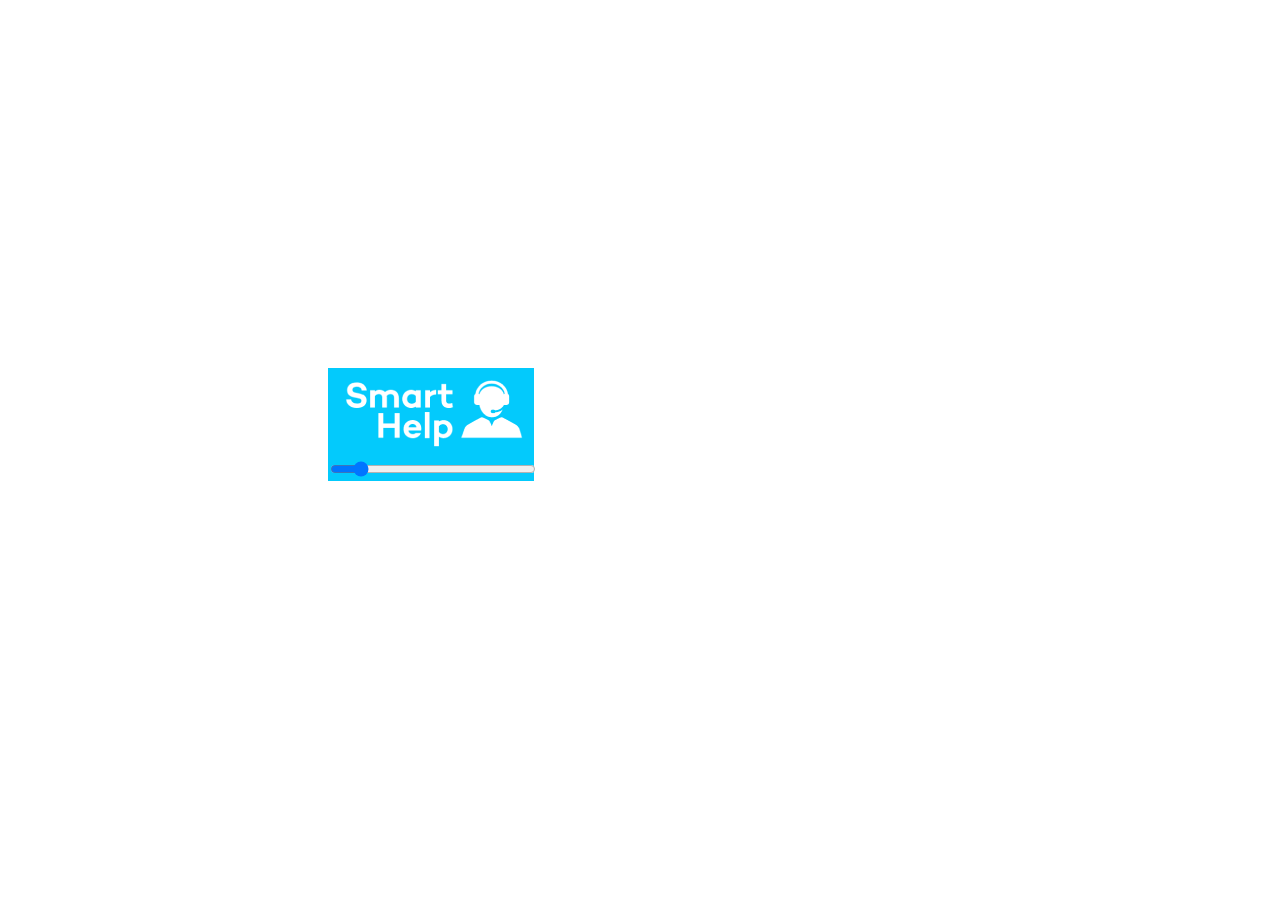
<file: Animacion/index.html>
<!DOCTYPE html>
<html lang="en">
<head>
    <meta charset="UTF-8">
    <meta http-equiv="X-UA-Compatible" content="IE=edge">
    <meta name="viewport" content="width=device-width, initial-scale=1.0">
    <script src="./anime-master/lib/anime.min.js"></script>
    <title>Prueba Animaciones</title>
    <link rel="stylesheet" href="styleR.css">
    <!-- <link rel="stylesheet" href="../bootstrap-5.2.1-dist/css/bootstrap.min.css"> -->
</head>
<body>
    <div class="container-fluid" id="fuera">
        <div class="caja">
            <img src="../PagPrincipal/iconos/SmartHelp-logo.png" alt="smh">
            <div>
                <input class="temp" value="0" style="" type="range">
            </div>
        </div>
    </div>
    <script src="./ani.js"></script>
</body>
</html>
</file>
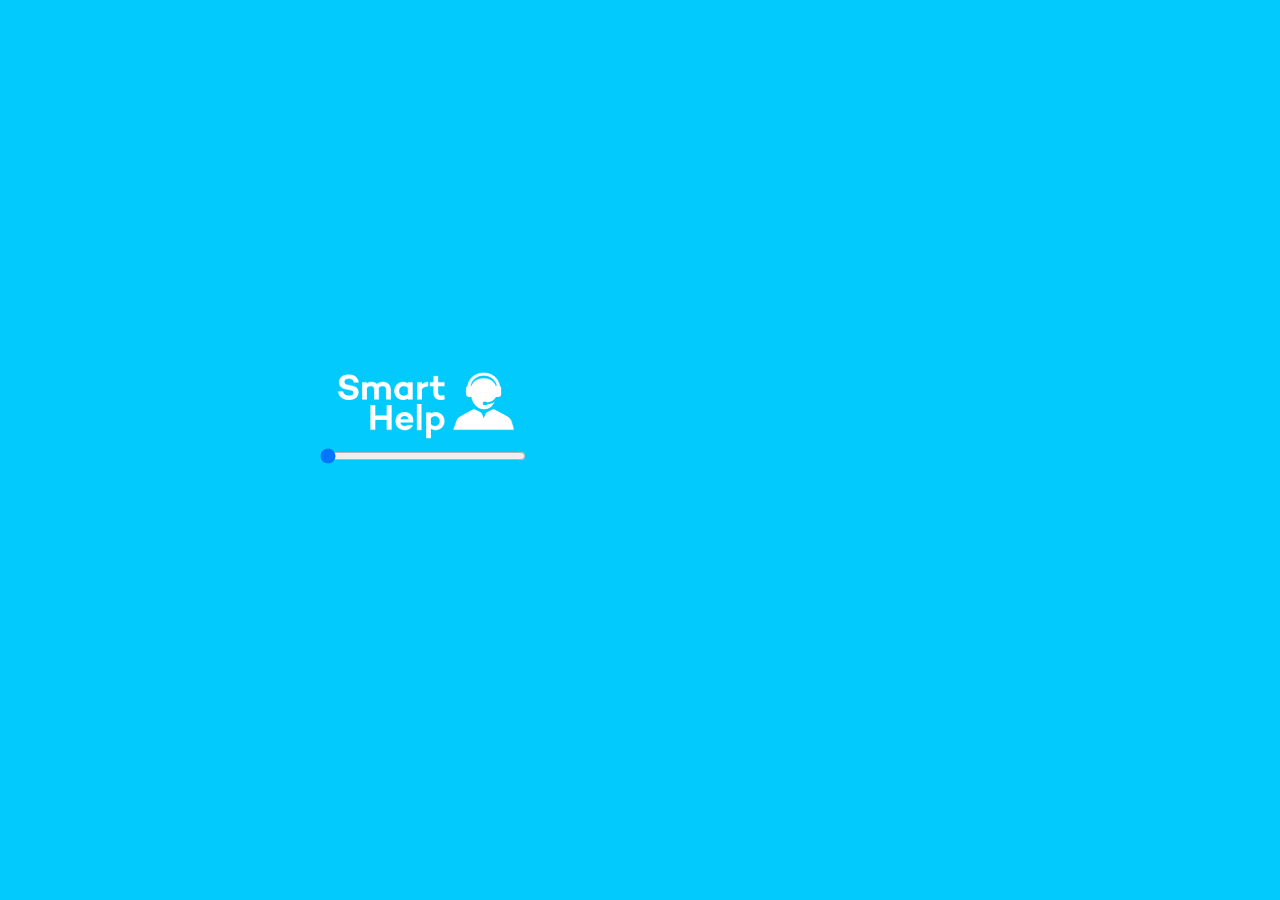
<file: MasCercano/index.html>
<!DOCTYPE html>
<html lang="en">
<head>
    <meta charset="UTF-8">
    <meta http-equiv="X-UA-Compatible" content="IE=edge">
    <meta name="viewport" content="width=device-width, initial-scale=1.0">
    <title>SmartHelp/MasCercano</title>
    <link rel="stylesheet" href="style.css">
    <script src="../Animacion/anime-master/lib/anime.js"></script>
    <link rel="stylesheet" href="../bootstrap-5.2.1-dist/css/bootstrap.min.css">
    <script src="../bootstrap-5.2.1-dist/js/bootstrap.bundle.min.js"></script>
    <link rel="stylesheet" href="../Animacion/styleR.css">
    <link rel="stylesheet" href="../LandingPage/css/owl.carousel.min.css">
    <link rel="stylesheet" href="../LandingPage/css/style.css">
</head>
<body>
      <!-- Inicio de la animacion -->
  <div class="container-fluid" id="fuera">
    <div class="caja">
        <img src="../PagPrincipal/iconos/SmartHelp-logo.png" alt="smh">
        <div>
            <input class="temp" value="0" style="" type="range">
        </div>
    </div>
</div>
<!-- Hasta aqui la animacion -->
      <main class="container-fluid">
        <div class="container" style="border-bottom: 2px solid white; margin-bottom: 3rem;">
          <div class="row">
              <div class="col-md-12">
                  <nav class="navbar navbar-dark navbar-expand-lg">
                      <a class="navbar-brand" href="../PagPrincipal/indexPol.html"><img src="./iconos/SmartHelp-logo.png" class="img-fluid" height="87px" width="206px"
                              alt="logo"></a> <button class="navbar-toggler" type="button" data-toggle="collapse"
                          data-target="#navbar" aria-controls="navbar" aria-expanded="false"
                          aria-label="Toggle navigation"> <span class="navbar-toggler-icon"></span> </button>
                      <div class="collapse navbar-collapse" id="navbar">
                          <ul class="navbar-nav ml-auto">
                              <li class="nav-item"> <a class="nav-link active" href="../PagPrincipal/indexPol.html">INICIO</a> </li>
                              <li class="nav-item"> <a class="nav-link" href="../Contacto/index.html">MÁS INFORMACIÓN</a> </li>
                                                         
                          </ul>
                      </div>
                  </nav>
              </div>
          </div>
      </div>
      
    <div class="container-sm" id="modifica">
    </div>
    <input type="hidden" name="latlng" id="coord_ciudad">
    </main>
    <script src="../LandingPage/js/jquery-3.2.1.min.js"></script>
    <script src="../LandingPage/js/script.js"></script>
    <script src="../LandingPage/js/owl.carousel.min.js"></script>
    <script src="../LandingPage/js/bootstrap.bundle.min.js"></script>
    <script src="api_cerca.js" onload="servicio_elegido()"></script>
    <!-- <script src="../Animacion/ani_cercano.js"></script> -->
</body>
</html>
</file>
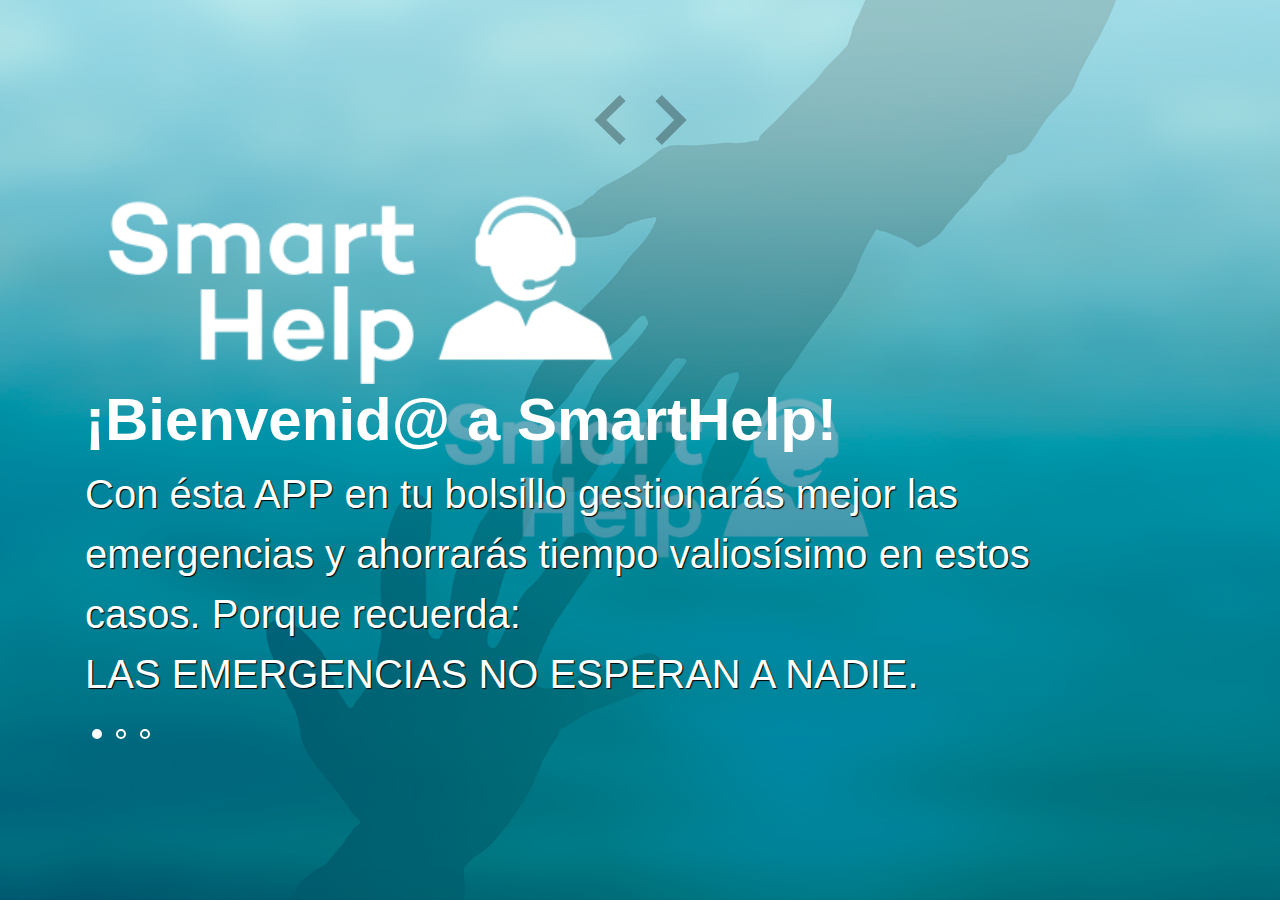
<file: Slider/index.html>
<!DOCTYPE html>
<html lang="en">

<head>
  <meta charset="UTF-8">
  <title>SmartHelp | Tu App para emergencias</title>
  <link rel="stylesheet" href='https://cdnjs.cloudflare.com/ajax/libs/twitter-bootstrap/4.1.2/css/bootstrap.min.css'>
  <link rel="stylesheet" href='https://cdnjs.cloudflare.com/ajax/libs/OwlCarousel2/2.3.4/assets/owl.carousel.min.css'>
  <link rel="stylesheet"
    href='https://cdnjs.cloudflare.com/ajax/libs/OwlCarousel2/2.3.4/assets/owl.theme.default.min.css'>
  <link rel="stylesheet" href="./style.css">

</head>

<body>
  <!-- partial:index.partial.html -->
  
  <div class="owl-carousel owl-theme">
    
      <div class="owl-slide d-flex align-items-center cover" style="background-image: url(slider4.png);">
      <div class="container">
        <img src="shlogo.png" style="height:50%; width:50%"></img>
        <div class="row justify-content-center justify-content-md-start">
          
          <div class="col-10 col-md-6 static">
            <div class="owl-slide-text"style="width:100%">
              <h2 class="owl-slide-animated owl-slide-title" style="font-size: 60px; width:90vw" ><b>¡Bienvenid@ a SmartHelp!</b></h2>
              <div class="owl-slide-animated owl-slide-subtitle mb-3" style="font-size: 40px; width:80vw">
                Con ésta APP en tu bolsillo gestionarás mejor las emergencias y ahorrarás tiempo valiosísimo en estos casos. Porque recuerda:
                <br>LAS EMERGENCIAS NO ESPERAN A NADIE.
              </div>
            </div>
          </div>
        </div>
      </div>
    </div>
    <!--/owl-slide-->

    <div class="owl-slide d-flex align-items-center cover" style="background-image: url(slider2.png);">
      <div class="container">
        <img src="shlogo.png" style="height:50%; width:50%"></img>
        <div class="row justify-content-center justify-content-md-start">
          
          <div class="col-10 col-md-6 static">
            <div class="owl-slide-text"style="width:100%">
              <h2 class="owl-slide-animated owl-slide-title" style="font-size: 60px; width:90vw" ><b>Rápido y simple</b></h2>
              <div class="owl-slide-animated owl-slide-subtitle mb-3" style="font-size: 40px; width:80vw">
                Hemos diseñado la aplicación para seleccionar el servicio que necesitas en cada momento. En menos de 5 segundos, en "2 clicks"
                 estás llamando al número que necesitas. Nosotros te ahorramos el estrés de buscar el número, sólo tienes que concentrarte en lo importante, la emergencia.
                
              </div>
            </div>
          </div>
        </div>
      </div>
    </div>
    <!--/owl-slide-->

    <div class="owl-slide d-flex align-items-center cover" style="background-image: url(slider3.png);">
      <div class="container">
        <img src="shlogo.png" style="height:50%; width:50%"></img>
        <div class="row justify-content-center justify-content-md-start">
          
          <div class="col-10 col-md-6 static">
            <div class="owl-slide-text"style="width:100%">
              <h2 class="owl-slide-animated owl-slide-title" style="font-size: 60px; width:90vw" ><b>Sólo con tu localización</b></h2>
              <div class="owl-slide-animated owl-slide-subtitle mb-3" style="font-size: 40px; width:80vw">
                Estés donde estés, te proporcionamos los servicios de tu localización actual, si te mueves, SmartHelp se mueve contigo. 
                Sin registros, sin pagos, de forma anónima.
              </div>
              
                <a class="boton-19" href="../PagPrincipal/indexPol.html">¡Empecemos!</a>
            </div>
          </div>
        </div>
      </div>
    </div>
    <!--/owl-slide-->
  </div>
  <form action="../PagPrincipal/indexPol.html" method="get" id="formulario1">
  </form>

  <!-- partial -->
  <script src="../Geo/geo.js"></script>
  <script src='https://cdnjs.cloudflare.com/ajax/libs/jquery/3.3.1/jquery.min.js'></script>
  <script src='https://cdnjs.cloudflare.com/ajax/libs/OwlCarousel2/2.3.4/owl.carousel.min.js'></script>
  <script src="./script.js"></script>

</body>

</html>
</file>
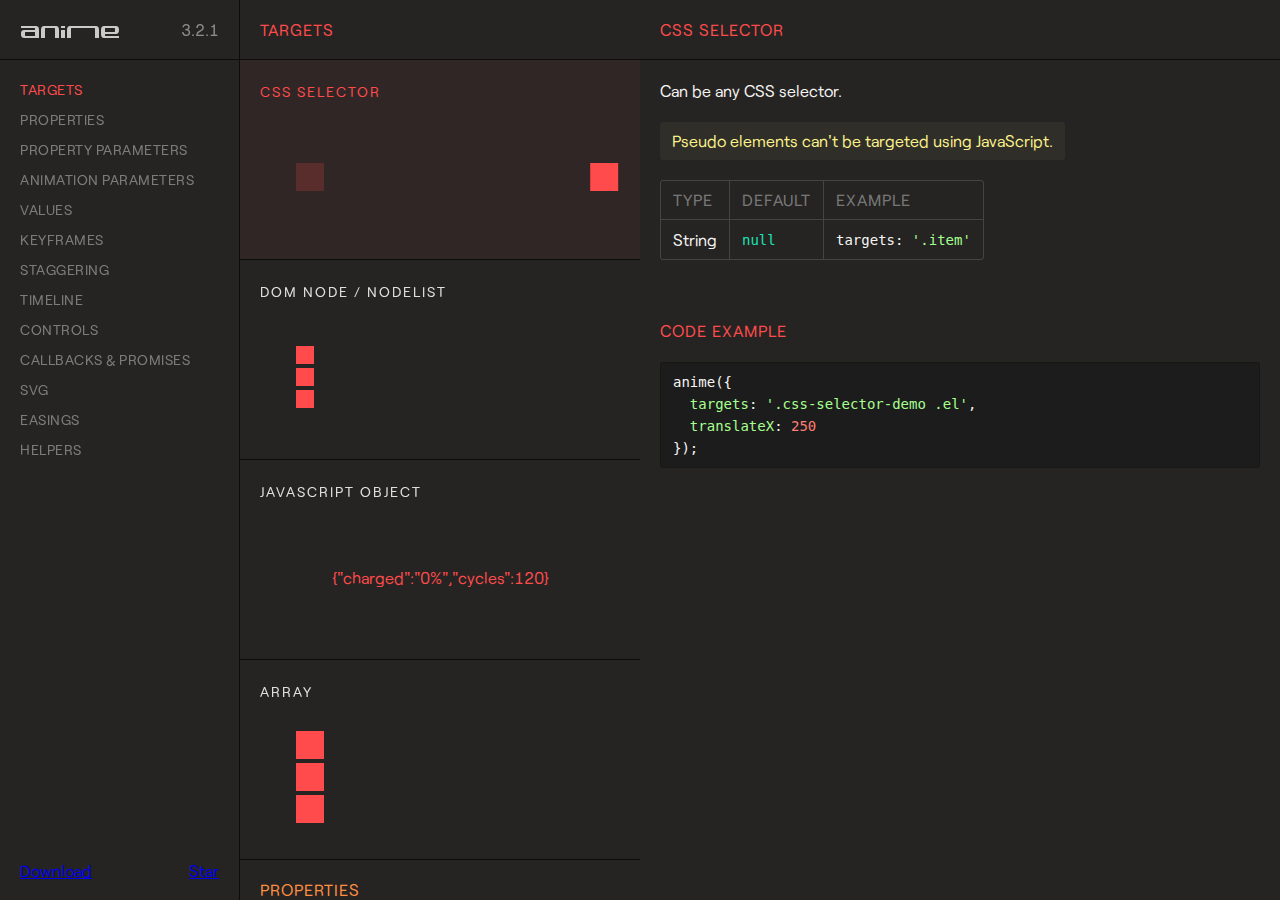
<file: Animacion/anime-master/documentation/index.html>
<!DOCTYPE html>
<html>
<head>
  <title>Documentation | anime.js</title>
  <meta charset="utf-8">
  <meta name="viewport" content="width=device-width, initial-scale=1, maximum-scale=1">

  <meta property="og:title" content="anime.js">
  <meta property="og:url" content="https://animejs.com">
  <meta property="og:description" content="Javascript animation engine">
  <meta property="og:image" content="https://animejs.com/documentation/assets/img/social-media-image.png">

  <meta name="twitter:card" content="summary_large_image">
  <meta name="twitter:site" content="@juliangarnier">
  <meta name="twitter:creator" content="@juliangarnier">
  <meta name="twitter:title" content="anime.js">
  <meta name="twitter:description" content="Javascript animation engine">
  <meta name="twitter:image" content="https://animejs.com/documentation/assets/img/social-media-image.png">

  <link rel="apple-touch-icon-precomposed" href="assets/img/apple-touch-icon.png">
  <link rel="icon" type="image/png" href="assets/img/favicon.png" >

  <link href="//cloud.typenetwork.com/projects/2160/fontface.css/" rel="stylesheet" type="text/css">

  <link href="assets/css/animejs.css" rel="stylesheet">
  <link href="assets/css/anime-theme.css" rel="stylesheet">
  <link href="assets/css/documentation.css" rel="stylesheet">

  <script src="../lib/anime.min.js"></script>
</head>
<body>
  <div class="content">
    <header class="header">
    <a class="logo" href="https://github.com/juliangarnier/anime/">
      <img class="anime-mini-logo" src="assets/img/anime-mini-logo.svg" />
      <span class="version-number"></span>
    </a>
    </header>
    <section class="pane sidebar">
      <nav class="navigation"></nav>
      <div class="sidebar-info">
        <a class="github-button" href="https://github.com/juliangarnier/anime/archive/master.zip" data-color-scheme="no-preference: dark; light: dark; dark: dark;" data-icon="octicon-cloud-download" aria-label="Download juliangarnier/anime on GitHub">Download</a>
        <a class="github-button" href="https://github.com/juliangarnier/anime" data-color-scheme="no-preference: dark; light: dark; dark: dark;" data-show-count="true" aria-label="Star juliangarnier/anime on GitHub">Star</a>
      </div>
    </section>
    <section class="pane demos">

<!-- TARGETS -->
<article id="targets" class="color-targets">
  <header>
    <h2 class="demos-title">Targets</h2>
  </header>

<div id="cssSelector" class="demo">
  <h3 class="demo-title">CSS Selector</h3>
  <div class="demo-description">
    <p>Can be any CSS selector.</p>
    <p class="bubble warning">Pseudo elements can't be targeted using JavaScript.</p>
    <table>
      <thead>
        <td>Type</td>
        <td>Default</td>
        <td>Example</td>
      </thead>
      <tr>
        <td>String</td>
        <td><code>null</code></td>
        <td><code>targets: '.item'</code></td>
      </tr>
    </table>
  </div>
  <div class="demo-content css-selector-demo">
    <div class="line">
      <div class="square shadow"></div>
      <div class="square el"></div>
    </div>
  </div>
  <script>var cssSelector = function() {
/*DEMO*/
anime({
  targets: '.css-selector-demo .el',
  translateX: 250
});
/*DEMO*/
}
  </script>

</div>

<div id="domNode" class="demo">
  <h3 class="demo-title">DOM Node / NodeList</h3>
  <div class="demo-description">
    <p>
      Can be any DOM Node or NodeList.
    </p>
    <table>
      <thead>
        <td>Type</td>
        <td>Default</td>
        <td>Example</td>
      </thead>
      <tr>
        <td>DOM Node</td>
        <td><code>null</code></td>
        <td><code>targets: el.querySelector('.item')</code></td>
      </tr>
      <tr>
        <td>NodeList</td>
        <td><code>null</code></td>
        <td><code>targets: el.querySelectorAll('.item')</code></td>
      </tr>
    </table>
  </div>
  <div class="demo-content dom-node-demo">
    <div class="line">
      <div class="small square shadow"></div>
      <div class="small square el"></div>
    </div>
    <div class="line">
      <div class="small square shadow"></div>
      <div class="small square el"></div>
    </div>
    <div class="line">
      <div class="small square shadow"></div>
      <div class="small square el"></div>
    </div>
  </div>
  <script>var domNode = function() {
/*DEMO*/
var elements = document.querySelectorAll('.dom-node-demo .el');

anime({
  targets: elements,
  translateX: 270
});
/*DEMO*/
}
  </script>
</div>

<div id="JSobject" class="demo">
  <h3 class="demo-title">JavaScript Object</h3>
  <div class="demo-description">
    <p>
      A JavaScript Object with at least one property containing a numerical value.
    </p>
    <table>
      <thead>
        <td>Type</td>
        <td>Default</td>
        <td>Example</td>
      </thead>
      <tr>
        <td>Object</td>
        <td><code>null</code></td>
        <td><code>targets: myObjectProp</code></td>
      </tr>
    </table>
  </div>
  <div class="demo-content">
    <pre class="battery-log">{"charged":"0%","cycles":120}</pre>
  </div>
  <script>var JSobject = function() {
/*DEMO*/
var logEl = document.querySelector('.battery-log');

var battery = {
  charged: '0%',
  cycles: 120
}

anime({
  targets: battery,
  charged: '100%',
  cycles: 130,
  round: 1,
  easing: 'linear',
  update: function() {
    logEl.innerHTML = JSON.stringify(battery);
  }
});
/*DEMO*/
}
  </script>
<script>
</script>
</div>

<div id="array" class="demo">
  <h3 class="demo-title">Array</h3>
  <div class="demo-description">
    <p>
      An array containing multiple targets.
    </p>
    <p class="bubble info">
      Accepts mixed types. E.g. <code>['.el', domNode, jsObject]</code>
    </p>
    <table>
      <thead>
        <td>Type</td>
        <td>Default</td>
        <td>Example</td>
      </thead>
      <tr>
        <td>Array</td>
        <td><code>null</code></td>
        <td><code>targets: ['.item', el.getElementById('#thing')]</code></td>
      </tr>
    </table>
  </div>
  <div class="demo-content mixed-array-demo">
    <div class="line">
      <div class="square shadow"></div>
      <div class="square el el-01"></div>
    </div>
    <div class="line">
      <div class="square shadow"></div>
      <div class="square el el-02"></div>
    </div>
    <div class="line">
      <div class="square shadow"></div>
      <div class="square el el-03"></div>
    </div>
  </div>
  <script>var array = function() {
/*DEMO*/
var el = document.querySelector('.mixed-array-demo .el-01');

anime({
  targets: [el, '.mixed-array-demo .el-02', '.mixed-array-demo .el-03'],
  translateX: 250
});
/*DEMO*/
}
  </script>

</div>

</article>
<!-- -->

<!-- ANIMATABLE PROPERTIES -->
<article id="properties" class="color-properties">
<header>
  <h2 class="demos-title">Properties</h2>
</header>

<div id="cssProperties" class="demo">
  <h3 class="demo-title">CSS Properties</h3>
  <div class="demo-description">
    <p>
      Any CSS properties can be animated.
    </p>
    <p class="bubble warning">
      Most CSS properties will cause layout changes or repaint, and will result in choppy animation.
      Prioritize opacity and CSS transforms as much as possible.
    </p>
    <p>More details about accepted values in the <a class="color-values" href="#unitlessValue">values</a> section.</p>
    <table>
      <thead>
        <td>Example</td>
        <td>value</td>
      </thead>
      <tr>
        <td><code>opacity</code></td>
        <td><code>.5</code></td>
      </tr>
      <tr>
        <td><code>left</code></td>
        <td><code>'100px'</code></td>
      </tr>
    </table>
  </div>
  <div class="demo-content css-prop-demo">
    <div class="large square shadow"></div>
    <div class="large square el"></div>
  </div>
  <script>var cssProperties = function() {
/*DEMO*/
anime({
  targets: '.css-prop-demo .el',
  left: '240px',
  backgroundColor: '#FFF',
  borderRadius: ['0%', '50%'],
  easing: 'easeInOutQuad'
});
/*DEMO*/
}
  </script>
</div>

<div id="CSStransforms" class="demo">
  <h3 class="demo-title">CSS Transforms</h3>
  <div class="demo-description">
    <p>
      Animate CSS transforms properties individually.
    </p>
    <p class="bubble info">
      It's possible to specify different timing for each transforms properties, more details in the <a class="color-prop-params" href="#specificPropParameters">specific property parameters</a> section.
    </p>
    <p>More details about accepted values in the <a class="color-values" href="#unitlessValue">values</a> section.</p>
    <table>
      <thead>
        <td>Valid properties</td>
        <td>Default unit</td>
      </thead>
      <tr><td><code>'translateX'</code></td><td><code>'px'</code></td></tr>
      <tr><td><code>'translateY'</code></td><td><code>'px'</code></td></tr>
      <tr><td><code>'translateZ'</code></td><td><code>'px'</code></td></tr>
      <tr><td><code>'rotate'</code></td><td><code>'deg'</code></td></tr>
      <tr><td><code>'rotateX'</code></td><td><code>'deg'</code></td></tr>
      <tr><td><code>'rotateY'</code></td><td><code>'deg'</code></td></tr>
      <tr><td><code>'rotateZ'</code></td><td><code>'deg'</code></td></tr>
      <tr><td><code>'scale'</code></td><td><code>—</code></td></tr>
      <tr><td><code>'scaleX'</code></td><td><code>—</code></td></tr>
      <tr><td><code>'scaleY'</code></td><td><code>—</code></td></tr>
      <tr><td><code>'scaleZ'</code></td><td><code>—</code></td></tr>
      <tr><td><code>'skew'</code></td><td><code>'deg'</code></td></tr>
      <tr><td><code>'skewX'</code></td><td><code>'deg'</code></td></tr>
      <tr><td><code>'skewY'</code></td><td><code>'deg'</code></td></tr>
      <tr><td><code>'perspective'</code></td><td><code>'px'</code></td></tr>
    </table>
  </div>
  <div class="demo-content css-transforms-demo">
    <div class="square shadow"></div>
    <div class="square el"></div>
  </div>
  <script>var CSStransforms = function() {
/*DEMO*/
anime({
  targets: '.css-transforms-demo .el',
  translateX: 250,
  scale: 2,
  rotate: '1turn'
});
/*DEMO*/
}
  </script>
</div>

<div id="JSobjProp" class="demo">
  <h3 class="demo-title">Object properties</h3>
  <div class="demo-description">
    <p>
      Any Object property containing a numerical value can be animated.<br>
      More details about accepted values in the <a class="color-values" href="#unitlessValue">values</a> section.
    </p>
    <table>
      <thead>
        <td>Example</td>
        <td>value</td>
      </thead>
      <tr>
        <td><code>prop1</code></td>
        <td><code>50</code></td>
      </tr>
      <tr>
        <td><code>'prop2'</code></td>
        <td><code>'100%'</code></td>
      </tr>
    </table>
  </div>
  <div class="demo-content">
    <pre class="js-object-log">{"prop1":0,"prop2":"0%"}</pre>
  </div>
  <script>var JSobjProp = function() {
/*DEMO*/
var objPropLogEl = document.querySelector('.js-object-log');

var myObject = {
  prop1: 0,
  prop2: '0%'
}

anime({
  targets: myObject,
  prop1: 50,
  prop2: '100%',
  easing: 'linear',
  round: 1,
  update: function() {
    objPropLogEl.innerHTML = JSON.stringify(myObject);
  }
});
/*DEMO*/
}
  </script>
</div>

<div id="domAttr" class="demo">
  <h3 class="demo-title">DOM Attributes</h3>
  <div class="demo-description">
    <p>
      Any DOM Attributes containing a numerical value can be animated.<br>
      More details about accepted values in the <a class="color-values" href="#unitlessValue">values</a> section.
    </p>
    <table>
      <thead>
        <td>Example</td>
        <td>value</td>
      </thead>
      <tr>
        <td><code>value</code></td>
        <td><code>1000</code></td>
      </tr>
      <tr>
        <td><code>volume</code></td>
        <td><code>0</code></td>
      </tr>
      <tr>
        <td><code>data-custom</code></td>
        <td><code>'3 dogs'</code></td>
      </tr>
    </table>
  </div>
  <div class="demo-content dom-attribute-demo">
    <input class="el text-output" value="0"></input>
  </div>
  <script>var domAttr = function() {
/*DEMO*/
anime({
  targets: '.dom-attribute-demo input',
  value: [0, 1000],
  round: 1,
  easing: 'easeInOutExpo'
});
/*DEMO*/
}
  </script>
</div>

<div id="svgAttr" class="demo">
  <h3 class="demo-title">SVG Attributes</h3>
  <div class="demo-description">
    <p>
      Like any other <a class="color-properties" href="#domAttr">DOM attributes</a>, all SVG attributes containing at least one numerical value can be animated.<br>
      More details about accepted values in the <a class="color-values" href="#unitlessValue">values</a> section and SVG animation in the <a class="color-svg" href="#motionPath">SVG</a> section.
    </p>
    <table>
      <thead>
        <td>Example</td>
        <td>value</td>
      </thead>
      <tr>
        <td><code>points</code></td>
        <td><code>'64 68.64 8.574 100 63.446 67.68 64 4 64.554 67.68 119.426 100'</code></td>
      </tr>
      <tr>
        <td><code>scale</code></td>
        <td><code>1</code></td>
      </tr>
      <tr>
        <td><code>baseFrequency</code></td>
        <td><code>0</code></td>
      </tr>
    </table>
  </div>
  <div class="demo-content align-center svg-attributes-demo">
<svg width="128" height="128" viewBox="0 0 128 128">
  <filter id="displacementFilter">
    <feTurbulence type="turbulence" baseFrequency=".05" numOctaves="2" result="turbulence"/>
    <feDisplacementMap in2="turbulence" in="SourceGraphic" scale="15" xChannelSelector="R" yChannelSelector="G"/>
  </filter>
  <polygon points="64 68.64 8.574 100 63.446 67.68 64 4 64.554 67.68 119.426 100" style="filter: url(#displacementFilter)" fill="currentColor"/>
</svg>
  </div>
  <script>var svgAttr = function() {
  // Needed to reset demo
  var polyEl = document.querySelector('.svg-attributes-demo polygon');
  var feTurbulenceEl = document.querySelector('feTurbulence');
  var feDisplacementMap = document.querySelector('feDisplacementMap');
  polyEl.setAttribute('points', '64 68.64 8.574 100 63.446 67.68 64 4 64.554 67.68 119.426 100');
  feTurbulenceEl.setAttribute('baseFrequency', '.05');
  feDisplacementMap.setAttribute('scale', '15');
/*DEMO*/
anime({
  targets: ['.svg-attributes-demo polygon', 'feTurbulence', 'feDisplacementMap'],
  points: '64 128 8.574 96 8.574 32 64 0 119.426 32 119.426 96',
  baseFrequency: 0,
  scale: 1,
  loop: true,
  direction: 'alternate',
  easing: 'easeInOutExpo'
});
/*DEMO*/
}
  </script>

</div>

</article>
<!-- -->

<!-- PROPERTY PARAMETERS -->
<article id="propertyParameters" class="color-prop-params">
  <header>
    <h2 class="demos-title">Property parameters</h2>
  </header>

<div id="duration" class="demo">
  <h3 class="demo-title">Duration</h3>
  <div class="demo-description">
    <p>
      Defines the duration in milliseconds of the animation.
    </p>
    <table>
      <thead>
        <td>Type</td>
        <td>Default</td>
        <td>Example</td>
      </thead>
      <tr>
        <td>Number</td>
        <td><code>1000</code></td>
        <td><code>3000</code></td>
      </tr>
      <tr>
        <td>anime.stagger</td>
        <td>See <a class="color-staggering" href="#staggeringBasics">staggering</a> section</td>
        <td><code>anime.stagger(150)</code></td>
      </tr>
      <tr>
        <td>Function</td>
        <td>See <a class="color-prop-params" href="#functionBasedParameters">function based parameters</a> section</td>
        <td><code>(el, i) => i * 150</code></td>
      </tr>
    </table>
  </div>
  <div class="demo-content duration-demo">
    <div class="label">3000 ms</div>
    <div class="square shadow"></div>
    <div class="square el"></div>
  </div>
  <script>var duration = function() {
/*DEMO*/
anime({
  targets: '.duration-demo .el',
  translateX: 250,
  duration: 3000
});
/*DEMO*/
}
  </script>
</div>

<div id="delay" class="demo">
  <h3 class="demo-title">Delay</h3>
  <div class="demo-description">
    <p>
      Defines the delay in milliseconds of the animation.
    </p>
    <table>
      <thead>
        <td>Type</td>
        <td>Default</td>
        <td>Example</td>
      </thead>
      <tr>
        <td>Number</td>
        <td><code>0</code></td>
        <td><code>1000</code></td>
      </tr>
      <tr>
        <td>anime.stagger</td>
        <td>See <a class="color-staggering" href="#staggeringBasics">staggering</a> section</td>
        <td><code>anime.stagger(150)</code></td>
      </tr>
      <tr>
        <td>Function</td>
        <td>See <a class="color-prop-params" href="#functionBasedParameters">function based parameters</a> section</td>
        <td><code>(el, i) => i * 150</code></td>
      </tr>
    </table>
  </div>
  <div class="demo-content delay-demo">
    <div class="label">1000 ms</div>
    <div class="square shadow"></div>
    <div class="square el"></div>
  </div>
  <script>var delay = function() {
/*DEMO*/
anime({
  targets: '.delay-demo .el',
  translateX: 250,
  delay: 1000
});
/*DEMO*/
}
  </script>
</div>

<div id="endDelay" class="demo">
  <h3 class="demo-title">end delay</h3>
  <div class="demo-description">
    <p>
      Adds some extra time in milliseconds at the end of the animation.
    </p>
    <table>
      <thead>
        <td>Type</td>
        <td>Default</td>
        <td>Example</td>
      </thead>
      <tr>
        <td>Number</td>
        <td><code>0</code></td>
        <td><code>1000</code></td>
      </tr>
      <tr>
        <td>anime.stagger</td>
        <td>See <a class="color-staggering" href="#staggeringBasics">staggering</a> section</td>
        <td><code>anime.stagger(150)</code></td>
      </tr>
      <tr>
        <td>Function</td>
        <td>See <a class="color-prop-params" href="#functionBasedParameters">function based parameters</a> section</td>
        <td><code>(el, i) => i * 150</code></td>
      </tr>
    </table>
  </div>
  <div class="demo-content end-delay-demo">
    <div class="label">1000 ms</div>
    <div class="square shadow"></div>
    <div class="square el"></div>
  </div>
  <script>var endDelay = function() {
/*DEMO*/
anime({
  targets: '.end-delay-demo .el',
  translateX: 250,
  endDelay: 1000,
  direction: 'alternate'
});
/*DEMO*/
}
  </script>

</div>

<div id="easing" class="demo">
  <h3 class="demo-title">Easing</h3>
  <div class="demo-description">
    <p>
      Defines the timing function of the animation.
    </p>
    <p class="bubble info">
      Check out the <a class="color-easings" href="#linearEasing">easings</a> section for a complete list of available easing and parameters.
    </p>
    <table>
      <thead>
        <td>Type</td>
        <td>Default</td>
        <td>Example</td>
      </thead>
      <tr>
        <td>String</td>
        <td><code>'easeOutElastic(1, .5)'</code></td>
        <td><code>easing: 'easeInOutQuad'</code></td>
      </tr>
    </table>
  </div>
  <div class="demo-content easing-demo">
    <div class="label">easeInOutExpo</div>
    <div class="square shadow"></div>
    <div class="square el"></div>
  </div>
  <script>var easing = function() {
/*DEMO*/
anime({
  targets: '.easing-demo .el',
  translateX: 250,
  easing: 'easeInOutExpo'
});
/*DEMO*/
}
  </script>

</div>

<div id="round" class="demo">
  <h3 class="demo-title">Round</h3>
  <div class="demo-description">
    <p>
      Rounds up the value to x decimals.
    </p>
    <table>
      <thead>
        <td>Type</td>
        <td>Default</td>
        <td>Example</td>
      </thead>
      <tr>
        <td>Number</td>
        <td><code>0</code></td>
        <td><code>round: 10</code></td>
      </tr>
    </table>
  </div>
  <div class="demo-content">
    <pre class="round-log">0</pre>
  </div>
  <script>var round = function() {
/*DEMO*/
var roundLogEl = document.querySelector('.round-log');

anime({
  targets: roundLogEl,
  innerHTML: [0, 10000],
  easing: 'linear',
  round: 10 // Will round the animated value to 1 decimal
});
/*DEMO*/
}
  </script>
</div>

<div id="specificPropParameters" class="demo">
  <h3 class="demo-title">Specific property parameters</h3>
  <div class="demo-description">
    <p>
      Defines specific parameters to each property of the animation using an Object as value.<br>
      Other properties that aren't specified in the Object are inheritted from the main animation.
    </p>
    <table>
      <thead>
        <td>Type</td>
        <td>Example</td>
      </thead>
      <tr>
        <td>Object</td>
<td><code>rotate: {
  value: 360,
  duration: 1800,
  easing: 'easeInOutSine'
}</code></td>
      </tr>
    </table>
  </div>
  <div class="demo-content specific-prop-params-demo">
    <div class="square shadow"></div>
    <div class="square el"></div>
  </div>
  <script>var specificPropParameters = function() {
/*DEMO*/
anime({
  targets: '.specific-prop-params-demo .el',
  translateX: {
    value: 250,
    duration: 800
  },
  rotate: {
    value: 360,
    duration: 1800,
    easing: 'easeInOutSine'
  },
  scale: {
    value: 2,
    duration: 1600,
    delay: 800,
    easing: 'easeInOutQuart'
  },
  delay: 250 // All properties except 'scale' inherit 250ms delay
});
/*DEMO*/
}
  </script>

</div>

<div id="functionBasedParameters" class="demo">
  <h3 class="demo-title">Function based parameters</h3>
  <div class="demo-description">
    <p>
      Get different values for every target and property of the animation.
    </p>
    <p>
      The function accepts 3 arguments:
    </p>
    <table>
      <thead>
        <td>Arguments</td>
        <td>Infos</td>
      </thead>
      <tr>
        <td><code>target</code></td>
        <td>The curent animated targeted element</td>
      </tr>
      <tr>
        <td><code>index</code></td>
        <td>The index of the animated targeted element</td>
      </tr>
      <tr>
        <td><code>targetsLength</code></td>
        <td>The total number of animated targets</td>
      </tr>
    </table>
    <p class="bubble info">
      See <a class="color-staggering" href="#staggeringBasics">staggering</a> section for easier values manipulation.
    </p>
  </div>
  <div class="demo-content function-based-params-demo">
    <div class="line">
      <div class="small label">delay = 0 * 100</div>
      <div class="small square shadow"></div>
      <div class="small square el"></div>
    </div>
    <div class="line">
      <div class="small label">delay = 1 * 100</div>
      <div class="small square shadow"></div>
      <div class="small square el"></div>
    </div>
    <div class="line">
      <div class="small label">delay = 2 * 100</div>
      <div class="small square shadow"></div>
      <div class="small square el"></div>
    </div>
  </div>
  <script>var functionBasedParameters = function() {
/*DEMO*/
anime({
  targets: '.function-based-params-demo .el',
  translateX: 270,
  direction: 'alternate',
  loop: true,
  delay: function(el, i, l) {
    return i * 100;
  },
  endDelay: function(el, i, l) {
    return (l - i) * 100;
  }
});
/*DEMO*/
}
  </script>

</div>

</article>
<!-- -->

<!-- ANIMATION PARAMETERS -->
<article id="animationParameters" class="color-anim-params">
  <header>
    <h2 class="demos-title">Animation parameters</h2>
  </header>

<div id="direction" class="demo">
  <h3 class="demo-title">Direction</h3>
  <div class="demo-description">
    <p>
      Defines the direction of the animation.
    </p>
    <table>
      <thead>
        <td>Accepts</td>
        <td>Infos</td>
      </thead>
      <tr>
        <td><code>'normal'</code></td>
        <td>Animation progress goes from 0 to 100%</td>
      </tr>
      <tr>
        <td><code>'reverse'</code></td>
        <td>Animation progress goes from 100% to 0%</td>
      </tr>
      <tr>
        <td><code>'alternate'</code></td>
        <td>Animation progress goes from 0% to 100% then goes back to 0%</td>
      </tr>
    </table>
  </div>
  <div class="demo-content">
    <div class="line">
      <div class="label">normal</div>
      <div class="square shadow"></div>
      <div class="square el dir-normal"></div>
    </div>
    <div class="line">
      <div class="label">reverse</div>
      <div class="square shadow"></div>
      <div class="square el dir-reverse"></div>
    </div>
    <div class="line">
      <div class="label">alternate</div>
      <div class="square shadow"></div>
      <div class="square el dir-alternate"></div>
    </div>
  </div>
  <script>var direction = function() {
/*DEMO*/
anime({
  targets: '.dir-normal',
  translateX: 250,
  easing: 'easeInOutSine'
});

anime({
  targets: '.dir-reverse',
  translateX: 250,
  direction: 'reverse',
  easing: 'easeInOutSine'
});

anime({
  targets: '.dir-alternate',
  translateX: 250,
  direction: 'alternate',
  easing: 'easeInOutSine'
});
/*DEMO*/
}
  </script>

</div>

<div id="loop" class="demo">
  <h3 class="demo-title">Loop</h3>
  <div class="demo-description">
    <p>
      Defines the number of iterations of your animation.
    </p>
    <table>
      <thead>
        <td>Accepts</td>
        <td>Infos</td>
      </thead>
      <tr>
        <td><code>Number</code></td>
        <td>The number of iterations</td>
      </tr>
      <tr>
        <td><code>true</code></td>
        <td>Loop indefinitely</td>
      </tr>
    </table>
  </div>
  <div class="demo-content">
    <div class="line">
      <div class="small label">normal 3 times</div>
      <div class="small square shadow"></div>
      <div class="small square el loop"></div>
    </div>
    <div class="line">
      <div class="small label">reverse 3 times</div>
      <div class="small square shadow"></div>
      <div class="small square el loop-reverse"></div>
    </div>
    <div class="line">
      <div class="small label">alternate 3 times</div>
      <div class="small square shadow"></div>
      <div class="small square el loop-alternate"></div>
    </div>
    <div class="line">
      <div class="small label">normal inifinite</div>
      <div class="small square shadow"></div>
      <div class="small square el loop-infinity"></div>
    </div>
    <div class="line">
      <div class="small label">inifinite reverse</div>
      <div class="small square shadow"></div>
      <div class="small square el loop-reverse-infinity"></div>
    </div>
    <div class="line">
      <div class="small label">inifinite alternate</div>
      <div class="small square shadow"></div>
      <div class="small square el loop-alternate-infinity"></div>
    </div>
  </div>
  <script>var loop = function() {
/*DEMO*/
anime({
  targets: '.loop',
  translateX: 270,
  loop: 3,
  easing: 'easeInOutSine'
});

anime({
  targets: '.loop-infinity',
  translateX: 270,
  loop: true,
  easing: 'easeInOutSine'
});

anime({
  targets: '.loop-reverse',
  translateX: 270,
  loop: 3,
  direction: 'reverse',
  easing: 'easeInOutSine'
});

anime({
  targets: '.loop-reverse-infinity',
  translateX: 270,
  direction: 'reverse',
  loop: true,
  easing: 'easeInOutSine'
});

anime({
  targets: '.loop-alternate',
  translateX: 270,
  loop: 3,
  direction: 'alternate',
  easing: 'easeInOutSine'
});

anime({
  targets: '.loop-alternate-infinity',
  translateX: 270,
  direction: 'alternate',
  loop: true,
  easing: 'easeInOutSine'
});
/*DEMO*/
}
  </script>
</div>

<div id="autoplay" class="demo">
  <h3 class="demo-title">Autoplay</h3>
  <div class="demo-description">
    <p>
      Defines if the animation should automatically starts or not.
    </p>
    <table>
      <thead>
        <td>Accepts</td>
        <td>Infos</td>
      </thead>
      <tr>
        <td><code>true</code></td>
        <td>Automatically starts the animation</td>
      </tr>
      <tr>
        <td><code>false</code></td>
        <td>Animation is paused by default</td>
      </tr>
    </table>
  </div>
  <div class="demo-content">
    <div class="line">
      <div class="label">autoplay: true</div>
      <div class="square shadow"></div>
      <div class="square el autoplay-true"></div>
    </div>
    <div class="line">
      <div class="label">autoplay: false</div>
      <div class="square shadow"></div>
      <div class="square el autoplay-false"></div>
    </div>
  </div>
  <script>var autoplay = function() {
/*DEMO*/
anime({
  targets: '.autoplay-true',
  translateX: 250,
  autoplay: true,
  easing: 'easeInOutSine'
});

anime({
  targets: '.autoplay-false',
  translateX: 250,
  autoplay: false,
  easing: 'easeInOutSine'
});
/*DEMO*/
}
  </script>
</div>

</article>
<!-- -->

<!-- VALUES -->
<article id="values" class="color-values">
<header>
  <h2 class="demos-title">Values</h2>
</header>

<div id="unitlessValue" class="demo">
  <h3 class="demo-title">Unitless</h3>
  <div class="demo-description">
    <p>
      If the original value has a unit, it will be automatically added to the animated value.
    </p>
    <table>
      <thead>
        <td>Type</td>
        <td>Example</td>
      </thead>
      <tr>
        <td>Number</td>
        <td><code>translateX: 250</code></td>
      </tr>
    </table>
  </div>
  <div class="demo-content unitless-values-demo">
    <div class="circle shadow"></div>
    <div class="circle el"></div>
  </div>
  <script>var unitlessValue = function() {
/*DEMO*/
anime({
  targets: '.unitless-values-demo .el',
  translateX: 250, // -> '250px'
  rotate: 540 // -> '540deg'
});
/*DEMO*/
}
  </script>

</div>

<div id="specificUnitValue" class="demo">
  <h3 class="demo-title">Specific unit</h3>
  <div class="demo-description">
    <p>
      Forces the animation to use a certain unit and will automatically convert the initial target value.
    </p>
    <p class="bubble warning">
      Conversion accuracy can vary depending of the unit used.<br>
      You can also define the initial value of the animation directly using an array, see the <a href="#fromToValues" class="color-values">from to values</a> section.
    </p>
    <table>
      <thead>
        <td>Type</td>
        <td>Example</td>
      </thead>
      <tr>
        <td>String</td>
        <td><code>width: '100%'</code></td>
      </tr>
    </table>
  </div>
  <div class="demo-content specific-unit-values-demo">
    <div class="square shadow"></div>
    <div class="square el"></div>
  </div>
  <script>var specificUnitValue = function() {
/*DEMO*/
anime({
  targets: '.specific-unit-values-demo .el',
  width: '100%', // -> from '28px' to '100%',
  easing: 'easeInOutQuad',
  direction: 'alternate',
  loop: true
});
/*DEMO*/
}
  </script>

</div>

<div id="relativeValues" class="demo">
  <h3 class="demo-title">Relative</h3>
  <div class="demo-description">
    <p>
      Adds, substracts or multiplies the original value.
    </p>
    <table>
      <thead>
        <td>Accepts</td>
        <td>Effect</td>
        <td>Example</td>
      </thead>
      <tr>
        <td><code>'+='</code></td>
        <td>Add</td>
        <td><code>'+=100'</code></td>
      </tr>
      <tr>
        <td><code>'-='</code></td>
        <td>Substract</td>
        <td><code>'-=2turn'</code></td>
      </tr>
      <tr>
        <td><code>'*='</code></td>
        <td>Multiply</td>
        <td><code>'*=10'</code></td>
      </tr>
    </table>
  </div>
  <div class="demo-content">
    <div class="circle shadow"></div>
    <div class="circle el relative-values"></div>
  </div>
  <script>var relativeValues = function() {
/*DEMO*/
var relativeEl = document.querySelector('.el.relative-values');
relativeEl.style.transform = 'translateX(100px)';

anime({
  targets: '.el.relative-values',
  translateX: {
    value: '*=2.5', // 100px * 2.5 = '250px'
    duration: 1000
  },
  width: {
    value: '-=20px', // 28 - 20 = '8px'
    duration: 1800,
    easing: 'easeInOutSine'
  },
  rotate: {
    value: '+=2turn', // 0 + 2 = '2turn'
    duration: 1800,
    easing: 'easeInOutSine'
  },
  direction: 'alternate'
});
/*DEMO*/
}
  </script>

</div>

<div id="colors" class="demo">
  <h3 class="demo-title">Colors</h3>
  <div class="demo-description">
    <p>
      <i>anime.js</i> accepts and converts Hexadecimal, RGB, RGBA, HSL, and HSLA color values.
    </p>
    <p class="bubble warning">
      CSS color codes ( e.g. : <code>'red', 'yellow', 'aqua'</code> ) are not supported.
    </p>
    <table>
      <thead>
        <td>Accepts</td>
        <td>Example</td>
      </thead>
      <tr>
        <td>Hexadecimal</td>
        <td><code>'#FFF'</code> or <code>'#FFFFFF'</code></td>
      </tr>
      <tr>
        <td>RGB</td>
        <td><code>'rgb(255, 255, 255)'</code></td>
      </tr>
      <tr>
        <td>RGBA</td>
        <td><code>'rgba(255, 255, 255, .2)'</code></td>
      </tr>
      <tr>
        <td>HSL</td>
        <td><code>'hsl(0, 100%, 100%)'</code></td>
      </tr>
      <tr>
        <td>HSLA</td>
        <td><code>'hsla(0, 100%, 100%, .2)'</code></td>
      </tr>
    </table>
  </div>
  <div class="demo-content colors-demo">
    <div class="line">
      <div class="small label">HEX</div>
      <div class="small circle shadow"></div>
      <div class="small circle el color-hex"></div>
    </div>
    <div class="line">
      <div class="small label">RGB</div>
      <div class="small circle shadow"></div>
      <div class="small circle el color-rgb"></div>
    </div>
    <div class="line">
      <div class="small label">HSL</div>
      <div class="small circle shadow"></div>
      <div class="small circle el color-hsl"></div>
    </div>
    <div class="line">
      <div class="small label">RGBA</div>
      <div class="small circle shadow"></div>
      <div class="small circle el color-rgba"></div>
    </div>
    <div class="line">
      <div class="small label">HSLA</div>
      <div class="small circle shadow"></div>
      <div class="small circle el color-hsla"></div>
    </div>
  </div>
  <script>var colors = function() {
/*DEMO*/
var colorsExamples = anime.timeline({
  endDelay: 1000,
  easing: 'easeInOutQuad',
  direction: 'alternate',
  loop: true
})
.add({ targets: '.color-hex',  background: '#FFF' }, 0)
.add({ targets: '.color-rgb',  background: 'rgb(255,255,255)' }, 0)
.add({ targets: '.color-hsl',  background: 'hsl(0, 100%, 100%)' }, 0)
.add({ targets: '.color-rgba', background: 'rgba(255,255,255, .2)' }, 0)
.add({ targets: '.color-hsla', background: 'hsla(0, 100%, 100%, .2)' }, 0)
.add({ targets: '.colors-demo .el', translateX: 270 }, 0);
/*DEMO*/
}
  </script>

</div>

<div id="fromToValues" class="demo">
  <h3 class="demo-title">From To</h3>
  <div class="demo-description">
    <p>
      Forces the animation to start at a specified value.
    </p>
    <table>
      <thead>
        <td>Type</td>
        <td>Example</td>
      </thead>
      <tr>
        <td><code>Array</code></td>
        <td><code>['50%', '100%']</code></td>
      </tr>
    </table>
  </div>
  <div class="demo-content">
    <div class="circle shadow"></div>
    <div class="circle el from-to-values"></div>
  </div>
  <script>var fromToValues = function() {
/*DEMO*/
anime({
  targets: '.el.from-to-values',
  translateX: [100, 250], // from 100 to 250
  delay: 500,
  direction: 'alternate',
  loop: true
});
/*DEMO*/
}
  </script>

</div>

<div id="functionBasedPropVal" class="demo">
  <h3 class="demo-title">Function based values</h3>
  <div class="demo-description">
    <p>
      Get different values for every target and property of the animation.
    </p>
    <p>
      The function accepts 3 arguments:
    </p>
    <table>
      <thead>
        <td>Arguments</td>
        <td>Infos</td>
      </thead>
      <tr>
        <td><code>target</code></td>
        <td>The curently animated targeted element</td>
      </tr>
      <tr>
        <td><code>index</code></td>
        <td>The index of the animated targeted element</td>
      </tr>
      <tr>
        <td><code>targetsLength</code></td>
        <td>The total number of animated targets</td>
      </tr>
    </table>
  </div>
  <div class="demo-content function-based-values-demo">
    <div class="line">
      <div class="small circle shadow"></div>
      <div data-x="170" class="small circle el"></div>
    </div>
    <div class="line">
      <div class="small circle shadow"></div>
      <div data-x="80" class="small circle el"></div>
    </div>
    <div class="line">
      <div class="small circle shadow"></div>
      <div data-x="270" class="small circle el"></div>
    </div>
  </div>
  <script>var functionBasedPropVal = function() {
/*DEMO*/
anime({
  targets: '.function-based-values-demo .el',
  translateX: function(el) {
    return el.getAttribute('data-x');
  },
  translateY: function(el, i) {
    return 50 + (-50 * i);
  },
  scale: function(el, i, l) {
    return (l - i) + .25;
  },
  rotate: function() { return anime.random(-360, 360); },
  borderRadius: function() { return ['50%', anime.random(10, 35) + '%']; },
  duration: function() { return anime.random(1200, 1800); },
  delay: function() { return anime.random(0, 400); },
  direction: 'alternate',
  loop: true
});
/*DEMO*/
}
  </script>

</div>

</article>
<!-- -->

<!-- KEYFRAMES -->
<article id="keyframes" class="color-keyframes">
<header>
  <h2 class="demos-title">Keyframes</h2>
</header>

<div id="animationKeyframes" class="demo">
  <h3 class="demo-title">Animation keyframes</h3>
  <div class="demo-description">
    <p>
      Animation keyframes are defined using an Array, within the <code>keyframes</code> property.
    </p>
    <p class="bubble info">
      If there is no duration specified inside the keyframes, each keyframe duration will be equal to the animation's total duration divided by the number of keyframes.
    </p>
    <table>
      <thead>
        <td>Type</td>
        <td>Example</td>
      </thead>
      <tr>
        <td><code>Array</code></td>
        <td><code>[
  {value: 100, easing: 'easeOutExpo'},
  {value: 200, delay: 500},
  {value: 300, duration: 1000}
]</code></td>
      </tr>
    </table>
  </div>
  <div class="demo-content animation-keyframes-demo">
    <div class="circle shadow"></div>
    <div class="circle el keyframes"></div>
  </div>
  <script>var animationKeyframes = function() {
/*DEMO*/
anime({
  targets: '.animation-keyframes-demo .el',
  keyframes: [
    {translateY: -40},
    {translateX: 250},
    {translateY: 40},
    {translateX: 0},
    {translateY: 0}
  ],
  duration: 4000,
  easing: 'easeOutElastic(1, .8)',
  loop: true
});
/*DEMO*/
}
  </script>
</div>

<div id="propertyKeyframes" class="demo">
  <h3 class="demo-title">Property keyframes</h3>
  <div class="demo-description">
    <p>
      Similar to <a class="color-keyframes" href="#animationKeyframes">animation keyframes</a>, property keyframes are defined using an Array of property Object. Property keyframes allow overlapping animations since each property have its own keyframes array.
    </p>
    <p class="bubble info">
      If there is no duration specified inside the keyframes, each keyframe duration will be equal to the animation's total duration divided by the number of keyframes.
    </p>
    <table>
      <thead>
        <td>Type</td>
        <td>Example</td>
      </thead>
      <tr>
        <td><code>Array</code></td>
        <td><code>[
  {value: 100, easing: 'easeOutExpo'},
  {value: 200, delay: 500},
  {value: 300, duration: 1000}
]</code></td>
      </tr>
    </table>
  </div>
  <div class="demo-content property-keyframes-demo">
    <div class="circle shadow"></div>
    <div class="circle el keyframes"></div>
  </div>
  <script>var propertyKeyframes = function() {
/*DEMO*/
anime({
  targets: '.property-keyframes-demo .el',
  translateX: [
    { value: 250, duration: 1000, delay: 500 },
    { value: 0, duration: 1000, delay: 500 }
  ],
  translateY: [
    { value: -40, duration: 500 },
    { value: 40, duration: 500, delay: 1000 },
    { value: 0, duration: 500, delay: 1000 }
  ],
  scaleX: [
    { value: 4, duration: 100, delay: 500, easing: 'easeOutExpo' },
    { value: 1, duration: 900 },
    { value: 4, duration: 100, delay: 500, easing: 'easeOutExpo' },
    { value: 1, duration: 900 }
  ],
  scaleY: [
    { value: [1.75, 1], duration: 500 },
    { value: 2, duration: 50, delay: 1000, easing: 'easeOutExpo' },
    { value: 1, duration: 450 },
    { value: 1.75, duration: 50, delay: 1000, easing: 'easeOutExpo' },
    { value: 1, duration: 450 }
  ],
  easing: 'easeOutElastic(1, .8)',
  loop: true
});
/*DEMO*/
}
  </script>
</div>

</article>
<!-- -->

<!-- STAGGERING -->
<article id="staggering" class="color-staggering">
<header>
  <h2 class="demos-title">Staggering</h2>
</header>

<div id="staggeringBasics" class="demo">
  <h3 class="demo-title">Staggering basics</h3>
  <div class="demo-description">
    <p>
      Staggering allows you to animate multiple elements with <a href="https://en.wikipedia.org/wiki/Follow_through_and_overlapping_action">follow through and overlapping action</a>.
    </p>
    <pre><code>anime.stagger(value, options)</code></pre>
    <table>
      <thead>
        <td>Arguments</td>
        <td>Type</td>
        <td>Info</td>
        <td>Required</td>
      </thead>
      <tr>
        <td>Value</td>
        <td><code>Number</code>, <code>String</code>, <code>Array</code></td>
        <td>The manipulated value(s)</td>
        <td>Yes</td>
      </tr>
      <tr>
        <td>Options</td>
        <td><code>Object</code></td>
        <td>Stagger parameters</td>
        <td>No</td>
      </tr>
    </table>
  </div>
  <div class="demo-content basic-staggering-demo">
    <div class="line">
      <div class="label">delay = (100 * 0) ms</div>
      <div class="small square shadow"></div>
      <div class="small square el"></div>
    </div>
    <div class="line">
      <div class="label">delay = (100 * 1) ms</div>
      <div class="small square shadow"></div>
      <div class="small square el"></div>
    </div>
    <div class="line">
      <div class="label">delay = (100 * 2) ms</div>
      <div class="small square shadow"></div>
      <div class="small square el"></div>
    </div>
    <div class="line">
      <div class="label">delay = (100 * 3) ms</div>
      <div class="small square shadow"></div>
      <div class="small square el"></div>
    </div>
    <div class="line">
      <div class="label">delay = (100 * 4) ms</div>
      <div class="small square shadow"></div>
      <div class="small square el"></div>
    </div>
    <div class="line">
      <div class="label">delay = (100 * 5) ms</div>
      <div class="small square shadow"></div>
      <div class="small square el"></div>
    </div>
  </div>
  <script>var staggeringBasics = function() {
/*DEMO*/
anime({
  targets: '.basic-staggering-demo .el',
  translateX: 270,
  delay: anime.stagger(100) // increase delay by 100ms for each elements.
});
/*DEMO*/
}
  </script>
</div>

<div id="staggeringStartValue" class="demo">
  <h3 class="demo-title">Start value</h3>
  <div class="demo-description">
    <p>
      Starts the staggering effect from a specific value.
    </p>
    <pre><code>anime.stagger(value, {start: startValue})</code></pre>
    <table>
      <thead>
        <td>Types</td>
        <td>Info</td>
      </thead>
      <tr>
        <td><code>Number</code>, <code>String</code>
        <td>Same as propety values, see <a href="#unitlessValue" class="color-values">values section</a></td>
      </tr>
    </table>
  </div>
  <div class="demo-content staggering-start-value-demo">
    <div class="line">
      <div class="label">delay = 500 + (100 * 0) ms</div>
      <div class="small square shadow"></div>
      <div class="small square el"></div>
    </div>
    <div class="line">
      <div class="label">delay = 500 + (100 * 1) ms</div>
      <div class="small square shadow"></div>
      <div class="small square el"></div>
    </div>
    <div class="line">
      <div class="label">delay = 500 + (100 * 2) ms</div>
      <div class="small square shadow"></div>
      <div class="small square el"></div>
    </div>
    <div class="line">
      <div class="label">delay = 500 + (100 * 3) ms</div>
      <div class="small square shadow"></div>
      <div class="small square el"></div>
    </div>
    <div class="line">
      <div class="label">delay = 500 + (100 * 4) ms</div>
      <div class="small square shadow"></div>
      <div class="small square el"></div>
    </div>
    <div class="line">
      <div class="label">delay = 500 + (100 * 5) ms</div>
      <div class="small square shadow"></div>
      <div class="small square el"></div>
    </div>
  </div>
  <script>var staggeringStartValue = function() {
/*DEMO*/
anime({
  targets: '.staggering-start-value-demo .el',
  translateX: 270,
  delay: anime.stagger(100, {start: 500}) // delay starts at 500ms then increase by 100ms for each elements.
});
/*DEMO*/
}
  </script>
</div>

<div id="rangeValueStaggering" class="demo">
  <h3 class="demo-title">Range value</h3>
  <div class="demo-description">
    <p>
      Distributes evenly values between two numbers.
    </p>
    <pre><code>anime.stagger([startValue, endValue])</code></pre>
    <table>
      <thead>
        <td>Type</td>
        <td>Info</td>
      </thead>
      <tr>
        <td><code>'easingName'</code></td>
        <td>All valid easing names are accepted, see <a href="#easings" class="color-easings">easings section</a></td>
      </tr>
      <tr>
        <td><code>function(i)</code></td>
        <td>Custom easing function, see <a href="#customEasing" class="color-easings">custom easings section</a></td>
      </tr>
    </table>
  </div>
  <div class="demo-content range-value-staggering-demo">
    <div class="line">
      <div class="label">rotate = -360 + ((360 - (-360)) / 5) * 0</div>
      <div class="small square shadow"></div>
      <div class="small square el"></div>
    </div>
    <div class="line">
      <div class="label">rotate = -360 + ((360 - (-360)) / 5) * 1</div>
      <div class="small square shadow"></div>
      <div class="small square el"></div>
    </div>
    <div class="line">
      <div class="label">rotate = -360 + ((360 - (-360)) / 5) * 2</div>
      <div class="small square shadow"></div>
      <div class="small square el"></div>
    </div>
    <div class="line">
      <div class="label">rotate = -360 + ((360 - (-360)) / 5) * 3</div>
      <div class="small square shadow"></div>
      <div class="small square el"></div>
    </div>
    <div class="line">
      <div class="label">rotate = -360 + ((360 - (-360)) / 5) * 4</div>
      <div class="small square shadow"></div>
      <div class="small square el"></div>
    </div>
    <div class="line">
      <div class="label">rotate = -360 + ((360 - (-360)) / 5) * 5</div>
      <div class="small square shadow"></div>
      <div class="small square el"></div>
    </div>
  </div>
  <script>var rangeValueStaggering = function() {
/*DEMO*/
anime({
  targets: '.range-value-staggering-demo .el',
  translateX: 270,
  rotate: anime.stagger([-360, 360]), // rotation will be distributed from -360deg to 360deg evenly between all elements
  easing: 'easeInOutQuad'
});
/*DEMO*/
}
  </script>
</div>

<div id="staggeringFrom" class="demo">
  <h3 class="demo-title">From value</h3>
  <div class="demo-description">
    <p>
      Starts the stagger effect from a specific position.
    </p>
    <pre><code>anime.stagger(value, {from: startingPosition})</code></pre>
    <table>
      <thead>
        <td>Options</td>
        <td>Type</td>
        <td>Info</td>
      </thead>
      <tr>
        <td><code>'first'</code> (default)</td>
        <td><code>'string'</code></td>
        <td>Start the effect from the first element</td>
      </tr>
      <tr>
        <td><code>'last'</code></td>
        <td><code>'string'</code></td>
        <td>Start the effect from the last element</td>
      </tr>
      <tr>
        <td><code>'center'</code></td>
        <td><code>'string'</code></td>
        <td>Start the effect from the center</td>
      </tr>
      <tr>
        <td><code>index</code></td>
        <td><code>number</code></td>
        <td>Start the effect from the specified index</td>
      </tr>
    </table>
  </div>
  <div class="demo-content staggering-from-demo">
    <div class="line">
      <div class="small square shadow"></div>
      <div class="small square el"></div>
    </div>
    <div class="line">
      <div class="small square shadow"></div>
      <div class="small square el"></div>
    </div>
    <div class="line">
      <div class="small square shadow"></div>
      <div class="small square el"></div>
    </div>
    <div class="line">
      <div class="small square shadow"></div>
      <div class="small square el"></div>
    </div>
    <div class="line">
      <div class="small square shadow"></div>
      <div class="small square el"></div>
    </div>
    <div class="line">
      <div class="small square shadow"></div>
      <div class="small square el"></div>
    </div>
  </div>
  <script>var staggeringFrom = function() {
/*DEMO*/
anime({
  targets: '.staggering-from-demo .el',
  translateX: 270,
  delay: anime.stagger(100, {from: 'center'})
});
/*DEMO*/
}
  </script>
</div>

<div id="staggeringDirection" class="demo">
  <h3 class="demo-title">Direction</h3>
  <div class="demo-description">
    <p>
      Changes the order in which the stagger operates.
    </p>
    <pre><code>anime.stagger(value, {direction: 'reverse'})</code></pre>
    <table>
      <thead>
        <td>Options</td>
        <td>Info</td>
      </thead>
      <tr>
        <td><code>'normal'</code> (default)</td>
        <td>Normal staggering, from the first element to the last</td>
      </tr>
      <tr>
        <td><code>'reverse'</code></td>
        <td>Reversed staggering, from the last element to the first</td>
      </tr>
    </table>
  </div>
  <div class="demo-content staggering-direction-demo">
    <div class="line">
      <div class="small square shadow"></div>
      <div class="small square el"></div>
    </div>
    <div class="line">
      <div class="small square shadow"></div>
      <div class="small square el"></div>
    </div>
    <div class="line">
      <div class="small square shadow"></div>
      <div class="small square el"></div>
    </div>
    <div class="line">
      <div class="small square shadow"></div>
      <div class="small square el"></div>
    </div>
    <div class="line">
      <div class="small square shadow"></div>
      <div class="small square el"></div>
    </div>
    <div class="line">
      <div class="small square shadow"></div>
      <div class="small square el"></div>
    </div>
  </div>
  <script>var staggeringDirection = function() {
/*DEMO*/
anime({
  targets: '.staggering-direction-demo .el',
  translateX: 270,
  delay: anime.stagger(100, {direction: 'reverse'})
});
/*DEMO*/
}
  </script>
</div>

<div id="staggeringEasing" class="demo">
  <h3 class="demo-title">Easing</h3>
  <div class="demo-description">
    <p>
      Stagger values using an easing function.
    </p>
    <pre><code>anime.stagger(value, {easing: 'easingName'})</code></pre>
    <table>
      <thead>
        <td>Type</td>
        <td>Info</td>
      </thead>
      <tr>
        <td><code>'string'</code></td>
        <td>All valid <a href="#easings" class="color-easings">easing names</a> are accepted</td>
      </tr>
      <tr>
        <td><code>function(i)</code></td>
        <td>Use your own <a href="#customEasing" class="color-easings">custom easings function</a></td>
      </tr>
    </table>
  </div>
  <div class="demo-content staggering-easing-demo">
    <div class="line">
      <div class="small square shadow"></div>
      <div class="small square el"></div>
    </div>
    <div class="line">
      <div class="small square shadow"></div>
      <div class="small square el"></div>
    </div>
    <div class="line">
      <div class="small square shadow"></div>
      <div class="small square el"></div>
    </div>
    <div class="line">
      <div class="small square shadow"></div>
      <div class="small square el"></div>
    </div>
    <div class="line">
      <div class="small square shadow"></div>
      <div class="small square el"></div>
    </div>
    <div class="line">
      <div class="small square shadow"></div>
      <div class="small square el"></div>
    </div>
  </div>
  <script>var staggeringEasing = function() {
/*DEMO*/
anime({
  targets: '.staggering-easing-demo .el',
  translateX: 270,
  delay: anime.stagger(300, {easing: 'easeOutQuad'})
});
/*DEMO*/
}
  </script>
</div>

<div id="gridStaggering" class="demo">
  <h3 class="demo-title">Grid</h3>
  <div class="demo-description">
    <p>
      Staggering values based a 2D array that allow "ripple" effects.
    </p>
    <pre><code>anime.stagger(value, {grid: [rows, columns]})</code></pre>
    <table>
      <thead>
        <td>Type</td>
        <td>Info</td>
      </thead>
      <tr>
        <td><code>array</code></td>
        <td>A 2 items array, the first value is the number of rows, the second the number of columns</td>
      </tr>
    </table>
  </div>
  <div class="demo-content staggering-grid-demo">
    <div class="grid">
      <div class="small square el"></div>
      <div class="small square el"></div>
      <div class="small square el"></div>
      <div class="small square el"></div>
      <div class="small square el"></div>
      <div class="small square el"></div>
      <div class="small square el"></div>
      <div class="small square el"></div>
      <div class="small square el"></div>
      <div class="small square el"></div>
      <div class="small square el"></div>
      <div class="small square el"></div>
      <div class="small square el"></div>
      <div class="small square el"></div>
      <div class="small square el"></div>
      <div class="small square el"></div>
      <div class="small square el"></div>
      <div class="small square el"></div>
      <div class="small square el"></div>
      <div class="small square el"></div>
      <div class="small square el"></div>
      <div class="small square el"></div>
      <div class="small square el"></div>
      <div class="small square el"></div>
      <div class="small square el"></div>
      <div class="small square el"></div>
      <div class="small square el"></div>
      <div class="small square el"></div>
      <div class="small square el"></div>
      <div class="small square el"></div>
      <div class="small square el"></div>
      <div class="small square el"></div>
      <div class="small square el"></div>
      <div class="small square el"></div>
      <div class="small square el"></div>
      <div class="small square el"></div>
      <div class="small square el"></div>
      <div class="small square el"></div>
      <div class="small square el"></div>
      <div class="small square el"></div>
      <div class="small square el"></div>
      <div class="small square el"></div>
      <div class="small square el"></div>
      <div class="small square el"></div>
      <div class="small square el"></div>
      <div class="small square el"></div>
      <div class="small square el"></div>
      <div class="small square el"></div>
      <div class="small square el"></div>
      <div class="small square el"></div>
      <div class="small square el"></div>
      <div class="small square el"></div>
      <div class="small square el"></div>
      <div class="small square el"></div>
      <div class="small square el"></div>
      <div class="small square el"></div>
      <div class="small square el"></div>
      <div class="small square el"></div>
      <div class="small square el"></div>
      <div class="small square el"></div>
      <div class="small square el"></div>
      <div class="small square el"></div>
      <div class="small square el"></div>
      <div class="small square el"></div>
      <div class="small square el"></div>
      <div class="small square el"></div>
      <div class="small square el"></div>
      <div class="small square el"></div>
      <div class="small square el"></div>
      <div class="small square el"></div>
    </div>
    <div class="grid shadow">
      <div class="small square"></div>
      <div class="small square"></div>
      <div class="small square"></div>
      <div class="small square"></div>
      <div class="small square"></div>
      <div class="small square"></div>
      <div class="small square"></div>
      <div class="small square"></div>
      <div class="small square"></div>
      <div class="small square"></div>
      <div class="small square"></div>
      <div class="small square"></div>
      <div class="small square"></div>
      <div class="small square"></div>
      <div class="small square"></div>
      <div class="small square"></div>
      <div class="small square"></div>
      <div class="small square"></div>
      <div class="small square"></div>
      <div class="small square"></div>
      <div class="small square"></div>
      <div class="small square"></div>
      <div class="small square"></div>
      <div class="small square"></div>
      <div class="small square"></div>
      <div class="small square"></div>
      <div class="small square"></div>
      <div class="small square"></div>
      <div class="small square"></div>
      <div class="small square"></div>
      <div class="small square"></div>
      <div class="small square"></div>
      <div class="small square"></div>
      <div class="small square"></div>
      <div class="small square"></div>
      <div class="small square"></div>
      <div class="small square"></div>
      <div class="small square"></div>
      <div class="small square"></div>
      <div class="small square"></div>
      <div class="small square"></div>
      <div class="small square"></div>
      <div class="small square"></div>
      <div class="small square"></div>
      <div class="small square"></div>
      <div class="small square"></div>
      <div class="small square"></div>
      <div class="small square"></div>
      <div class="small square"></div>
      <div class="small square"></div>
      <div class="small square"></div>
      <div class="small square"></div>
      <div class="small square"></div>
      <div class="small square"></div>
      <div class="small square"></div>
      <div class="small square"></div>
      <div class="small square"></div>
      <div class="small square"></div>
      <div class="small square"></div>
      <div class="small square"></div>
      <div class="small square"></div>
      <div class="small square"></div>
      <div class="small square"></div>
      <div class="small square"></div>
      <div class="small square"></div>
      <div class="small square"></div>
      <div class="small square"></div>
      <div class="small square"></div>
      <div class="small square"></div>
      <div class="small square"></div>
    </div>
  </div>
  <script>var gridStaggering = function() {
/*DEMO*/
anime({
  targets: '.staggering-grid-demo .el',
  scale: [
    {value: .1, easing: 'easeOutSine', duration: 500},
    {value: 1, easing: 'easeInOutQuad', duration: 1200}
  ],
  delay: anime.stagger(200, {grid: [14, 5], from: 'center'})
});
/*DEMO*/
}
  </script>
</div>

<div id="gridAxisStaggering" class="demo">
  <h3 class="demo-title">Axis</h3>
  <div class="demo-description">
    <p>
      Forces the direction of a <a href="#gridStaggering" class="color-staggering">grid starrering</a> effect.
    </p>
    <pre><code>anime.stagger(value, {grid: [rows, columns], axis: 'x'})</code></pre>
    <table>
      <thead>
        <td>Parameters</td>
        <td>Info</td>
      </thead>
      <tr>
        <td><code>'x'</code></td>
        <td>Follows the x axis</td>
      </tr>
      <tr>
        <td><code>'y'</code></td>
        <td>Follows the y axis</td>
      </tr>
    </table>
  </div>
  <div class="demo-content staggering-axis-grid-demo">
    <div class="grid">
      <div class="small square el"></div>
      <div class="small square el"></div>
      <div class="small square el"></div>
      <div class="small square el"></div>
      <div class="small square el"></div>
      <div class="small square el"></div>
      <div class="small square el"></div>
      <div class="small square el"></div>
      <div class="small square el"></div>
      <div class="small square el"></div>
      <div class="small square el"></div>
      <div class="small square el"></div>
      <div class="small square el"></div>
      <div class="small square el"></div>
      <div class="small square el"></div>
      <div class="small square el"></div>
      <div class="small square el"></div>
      <div class="small square el"></div>
      <div class="small square el"></div>
      <div class="small square el"></div>
      <div class="small square el"></div>
      <div class="small square el"></div>
      <div class="small square el"></div>
      <div class="small square el"></div>
      <div class="small square el"></div>
      <div class="small square el"></div>
      <div class="small square el"></div>
      <div class="small square el"></div>
      <div class="small square el"></div>
      <div class="small square el"></div>
      <div class="small square el"></div>
      <div class="small square el"></div>
      <div class="small square el"></div>
      <div class="small square el"></div>
      <div class="small square el"></div>
      <div class="small square el"></div>
      <div class="small square el"></div>
      <div class="small square el"></div>
      <div class="small square el"></div>
      <div class="small square el"></div>
      <div class="small square el"></div>
      <div class="small square el"></div>
      <div class="small square el"></div>
      <div class="small square el"></div>
      <div class="small square el"></div>
      <div class="small square el"></div>
      <div class="small square el"></div>
      <div class="small square el"></div>
      <div class="small square el"></div>
      <div class="small square el"></div>
      <div class="small square el"></div>
      <div class="small square el"></div>
      <div class="small square el"></div>
      <div class="small square el"></div>
      <div class="small square el"></div>
      <div class="small square el"></div>
      <div class="small square el"></div>
      <div class="small square el"></div>
      <div class="small square el"></div>
      <div class="small square el"></div>
      <div class="small square el"></div>
      <div class="small square el"></div>
      <div class="small square el"></div>
      <div class="small square el"></div>
      <div class="small square el"></div>
      <div class="small square el"></div>
      <div class="small square el"></div>
      <div class="small square el"></div>
      <div class="small square el"></div>
      <div class="small square el"></div>
    </div>
    <div class="grid shadow">
      <div class="small square"></div>
      <div class="small square"></div>
      <div class="small square"></div>
      <div class="small square"></div>
      <div class="small square"></div>
      <div class="small square"></div>
      <div class="small square"></div>
      <div class="small square"></div>
      <div class="small square"></div>
      <div class="small square"></div>
      <div class="small square"></div>
      <div class="small square"></div>
      <div class="small square"></div>
      <div class="small square"></div>
      <div class="small square"></div>
      <div class="small square"></div>
      <div class="small square"></div>
      <div class="small square"></div>
      <div class="small square"></div>
      <div class="small square"></div>
      <div class="small square"></div>
      <div class="small square"></div>
      <div class="small square"></div>
      <div class="small square"></div>
      <div class="small square"></div>
      <div class="small square"></div>
      <div class="small square"></div>
      <div class="small square"></div>
      <div class="small square"></div>
      <div class="small square"></div>
      <div class="small square"></div>
      <div class="small square"></div>
      <div class="small square"></div>
      <div class="small square"></div>
      <div class="small square"></div>
      <div class="small square"></div>
      <div class="small square"></div>
      <div class="small square"></div>
      <div class="small square"></div>
      <div class="small square"></div>
      <div class="small square"></div>
      <div class="small square"></div>
      <div class="small square"></div>
      <div class="small square"></div>
      <div class="small square"></div>
      <div class="small square"></div>
      <div class="small square"></div>
      <div class="small square"></div>
      <div class="small square"></div>
      <div class="small square"></div>
      <div class="small square"></div>
      <div class="small square"></div>
      <div class="small square"></div>
      <div class="small square"></div>
      <div class="small square"></div>
      <div class="small square"></div>
      <div class="small square"></div>
      <div class="small square"></div>
      <div class="small square"></div>
      <div class="small square"></div>
      <div class="small square"></div>
      <div class="small square"></div>
      <div class="small square"></div>
      <div class="small square"></div>
      <div class="small square"></div>
      <div class="small square"></div>
      <div class="small square"></div>
      <div class="small square"></div>
      <div class="small square"></div>
      <div class="small square"></div>
    </div>
  </div>
  <script>var gridAxisStaggering = function() {
/*DEMO*/
anime({
  targets: '.staggering-axis-grid-demo .el',
  translateX: anime.stagger(10, {grid: [14, 5], from: 'center', axis: 'x'}),
  translateY: anime.stagger(10, {grid: [14, 5], from: 'center', axis: 'y'}),
  rotateZ: anime.stagger([0, 90], {grid: [14, 5], from: 'center', axis: 'x'}),
  delay: anime.stagger(200, {grid: [14, 5], from: 'center'}),
  easing: 'easeInOutQuad'
});
/*DEMO*/
}
  </script>
</div>

</article>
<!-- -->

<!-- TIMELINE -->
<article id="timeline" class="color-tl">
<header>
  <h2 class="demos-title">Timeline</h2>
</header>

<div id="timelineBasics" class="demo">
  <h3 class="demo-title">Timeline basics</h3>
  <div class="demo-description">
    <p>
      Timelines let you synchronise multiple animations together.<br>
      By default each animation added to the timeline starts after the previous animation ends.
    </p>
    <p>
      Creating a timeline:
    </p>
<pre><code>var myTimeline = anime.timeline(parameters);</code></pre>
    <table>
      <thead>
        <td>Argument</td>
        <td>Type</td>
        <td>Info</td>
        <td>Required</td>
      </thead>
      <tr>
        <td><code>parameters</code></td>
        <td><code>Object</code></td>
        <td>The default parameters of the timeline inherited by children</td>
        <td>No</td>
      </tr>
    </table>
    <p>
      Adding animations to a timeline:
    </p>
<pre><code>myTimeline.add(parameters, offset);</code></pre>
    <table>
      <thead>
        <td>Argument</td>
        <td>Types</td>
        <td>Info</td>
        <td>Required</td>
      </thead>
      <tr>
        <td><code>parameters</code></td>
        <td><code>Object</code></td>
        <td>The child animation parameters, override the timeline default parameters</td>
        <td>Yes</td>
      </tr>
      <tr>
        <td><code>time offset</code></td>
        <td><code>String</code> or <code>Number</code></td>
        <td>Check out the <a class="color-tl" href="#timelineOffsets">Timeline offsets</a> section</td>
        <td>No</td>
      </tr>
    </table>
  </div>
  <div class="demo-content basic-timeline-demo">
    <div class="line">
      <div class="square shadow"></div>
      <div class="square el"></div>
    </div>
    <div class="line">
      <div class="circle shadow"></div>
      <div class="circle el"></div>
    </div>
    <div class="line">
      <div class="triangle shadow"></div>
      <div class="triangle el"></div>
    </div>
  </div>
  <script>var timelineBasics = function() {
/*DEMO*/
// Create a timeline with default parameters
var tl = anime.timeline({
  easing: 'easeOutExpo',
  duration: 750
});

// Add children
tl
.add({
  targets: '.basic-timeline-demo .el.square',
  translateX: 250,
})
.add({
  targets: '.basic-timeline-demo .el.circle',
  translateX: 250,
})
.add({
  targets: '.basic-timeline-demo .el.triangle',
  translateX: 250,
});

/*DEMO*/
}
  </script>

</div>

<div id="timelineOffsets" class="demo">
  <h3 class="demo-title">Time Offsets</h3>
  <div class="demo-description">
    <p>
      Time offsets can be specified with a second optional parameter using the timeline <code>.add()</code> function. It defines when a animation starts in the timeline, if no offset is specifed, the animation will starts after the previous animation ends.<br>
      An offset can be relative to the last animation or absolute to the whole timeline.
    </p>
    <table>
      <thead>
        <td>Type</td>
        <td>Offset</td>
        <td>Example</td>
        <td>Infos</td>
      </thead>
      <tr>
        <td>String</td>
        <td><code>'+='</code></td>
        <td><code>'+=200'</code></td>
        <td>Starts 200ms after the previous animation ends</td>
      </tr>
      <tr>
        <td>String</td>
        <td><code>'-='</code></td>
        <td><code>'-=200'</code></td>
        <td>Starts 200ms before the previous animation ends</td>
      </tr>
      <tr>
        <td>Number</td>
        <td><code>Number</code></td>
        <td><code>100</code></td>
        <td>Starts at 100ms, reagardless of the animtion position in the timeline</td>
      </tr>
    </table>
  </div>
  <div class="demo-content offsets-demo">
    <div class="line">
      <div class="label">no offset</div>
      <div class="square shadow"></div>
      <div class="square el"></div>
    </div>
    <div class="line">
      <div class="label">relative offset ('-=600')</div>
      <div class="circle shadow"></div>
      <div class="circle el"></div>
    </div>
    <div class="line">
      <div class="label">absolute offset (400)</div>
      <div class="triangle shadow"></div>
      <div class="triangle el"></div>
    </div>
  </div>
  <script>var timelineOffsets = function() {
/*DEMO*/
// Create a timeline with default parameters
var tl = anime.timeline({
  easing: 'easeOutExpo',
  duration: 750
});

tl
.add({
  targets: '.offsets-demo .el.square',
  translateX: 250,
})
.add({
  targets: '.offsets-demo .el.circle',
  translateX: 250,
}, '-=600') // relative offset
.add({
  targets: '.offsets-demo .el.triangle',
  translateX: 250,
}, 400); // absolute offset

/*DEMO*/
}
  </script>
</div>

<div id="TLParamsInheritance" class="demo">
  <h3 class="demo-title">Parameters inheritance</h3>
  <div class="demo-description">
    <p>
      Parameters set in the parent timeline instance will be inherited by all the children.
    </p>
    <table>
      <thead>
        <td>Parameters that can be inherited</td>
      </thead>
      <tr>
        <td><code>targets</code></td>
      </tr>
      <tr>
        <td><code>duration</code></td>
      </tr>
      <tr>
        <td><code>delay</code></td>
      </tr>
      <tr>
        <td><code>endDelay</code></td>
      </tr>
      <tr>
        <td><code>round</code></td>
      </tr>
    </table>
  </div>
  <div class="demo-content params-inheritance-demo">
    <div class="line">
      <div class="square shadow"></div>
      <div class="square el"></div>
    </div>
    <div class="line">
      <div class="circle shadow"></div>
      <div class="circle el"></div>
    </div>
    <div class="line">
      <div class="triangle shadow"></div>
      <div class="triangle el"></div>
    </div>
  </div>
  <script>var TLParamsInheritance = function() {
/*DEMO*/
var tl = anime.timeline({
  targets: '.params-inheritance-demo .el',
  delay: function(el, i) { return i * 200 },
  duration: 500,
  easing: 'easeOutExpo',
  direction: 'alternate',
  loop: true
});

tl
.add({
  translateX: 250,
  // override the easing parameter
  easing: 'spring',
})
.add({
  opacity: .5,
  scale: 2
})
.add({
  // override the targets parameter
  targets: '.params-inheritance-demo .el.triangle',
  rotate: 180
})
.add({
  translateX: 0,
  scale: 1
});
/*DEMO*/
}
  </script>

</div>

</article>
<!-- -->

<!-- CONTROLS -->
<article id="controls" class="color-controls">
<header>
  <h2 class="demos-title">Controls</h2>
</header>

<div id="playPause" class="demo">
  <h3 class="demo-title">Play / Pause</h3>
  <div class="demo-description">
    <p>Plays a paused animation, or starts the animation if the <code>autoplay</code> parameters is set to <code>false</code>.</p>
    <pre><code>animation.play();</code></pre>
    <p>Pauses a running animation.</p>
    <pre><code>animation.pause();</code></pre>
  </div>
  <div class="demo-content play-pause-demo">
    <div class="line">
      <div class="small square shadow"></div>
      <div class="small square el"></div>
    </div>
    <div class="line">
      <div class="small square shadow"></div>
      <div class="small square el"></div>
    </div>
    <div class="line">
      <div class="small square shadow"></div>
      <div class="small square el"></div>
    </div>
    <div class="line controls">
      <button class="play">Play</button>
      <button class="pause">Pause</button>
    </div>
  </div>
  <script>var playPause = function() {
/*DEMO*/
var animation = anime({
  targets: '.play-pause-demo .el',
  translateX: 270,
  delay: function(el, i) { return i * 100; },
  direction: 'alternate',
  loop: true,
  autoplay: false,
  easing: 'easeInOutSine'
});

document.querySelector('.play-pause-demo .play').onclick = animation.play;
document.querySelector('.play-pause-demo .pause').onclick = animation.pause;
/*DEMO*/
}

</script>
</div>

<div id="restartAnim" class="demo">
  <h3 class="demo-title">Restart</h3>
  <div class="demo-description">
    <p>Restarts an animation from its initial values.</p>
    <pre><code>animation.restart();</code></pre>
  </div>
  <div class="demo-content restart-demo">
    <div class="line">
      <div class="small square shadow"></div>
      <div class="small square el"></div>
    </div>
    <div class="line">
      <div class="small square shadow"></div>
      <div class="small square el"></div>
    </div>
    <div class="line">
      <div class="small square shadow"></div>
      <div class="small square el"></div>
    </div>
    <div class="line controls">
      <button class="restart">Restart</button>
    </div>
  </div>
  <script>var restartAnim = function() {
/*DEMO*/
var animation = anime({
  targets: '.restart-demo .el',
  translateX: 250,
  delay: function(el, i) { return i * 100; },
  direction: 'alternate',
  loop: true,
  easing: 'easeInOutSine'
});

document.querySelector('.restart-demo .restart').onclick = animation.restart;
/*DEMO*/
}
  </script>

</div>

<div id="reverseAnim" class="demo">
  <h3 class="demo-title">Reverse</h3>
  <div class="demo-description">
    <p>Reverses the direction of an animation.</p>
    <pre><code>animation.reverse();</code></pre>
  </div>
  <div class="demo-content reverse-anim-demo">
    <div class="line">
      <div class="small square shadow"></div>
      <div class="small square el"></div>
    </div>
    <div class="line">
      <div class="small square shadow"></div>
      <div class="small square el"></div>
    </div>
    <div class="line">
      <div class="small square shadow"></div>
      <div class="small square el"></div>
    </div>
    <div class="line controls">
      <button class="reverse">Reverse</button>
    </div>
  </div>
  <script>var reverseAnim = function() {
/*DEMO*/
var animation = anime({
  targets: '.reverse-anim-demo .el',
  translateX: 270,
  loop: true,
  delay: function(el, i) { return i * 200; },
  easing: 'easeInOutSine'
});

document.querySelector('.reverse-anim-demo .reverse').onclick = animation.reverse;
/*DEMO*/
}
  </script>

</div>

<div id="seekAnim" class="demo">
  <h3 class="demo-title">Seek</h3>
  <div class="demo-description">
    <p>Jump to a specific time (in milliseconds).</p>
    <pre><code>animation.seek(timeStamp);</code></pre>
    <p>Can also be used to control an animation while scrolling.</p>
    <pre><code>animation.seek((scrollPercent / 100) * animation.duration);</code></pre>
  </div>
  <div class="demo-content seek-anim-demo">
    <div class="line">
      <div class="small square shadow"></div>
      <div class="small square el"></div>
    </div>
    <div class="line">
      <div class="small square shadow"></div>
      <div class="small square el"></div>
    </div>
    <div class="line">
      <div class="small square shadow"></div>
      <div class="small square el"></div>
    </div>
    <div class="line controls">
      <input class="progress" step=".001" type="range" min="0" max="100" value="0"></input>
    </div>
  </div>
  <script>var seekAnim = function() {
/*DEMO*/
var animation = anime({
  targets: '.seek-anim-demo .el',
  translateX: 270,
  delay: function(el, i) { return i * 100; },
  elasticity: 200,
  easing: 'easeInOutSine',
  autoplay: false
});

var seekProgressEl = document.querySelector('.seek-anim-demo .progress');
seekProgressEl.oninput = function() {
  animation.seek(animation.duration * (seekProgressEl.value / 100));
};
/*DEMO*/
}
  </script>

</div>

<div id="TLcontrols" class="demo">
  <h3 class="demo-title">Timeline controls</h3>
  <div class="demo-description">
    <p>Timelines can be controled like any other <i>anime.js</i> instance.</p>
<pre><code>timeline.play();
timeline.pause();
timeline.restart();
timeline.seek(timeStamp);
</code></pre>
  </div>
  <div class="demo-content timeline-controls-demo">
    <div class="line">
      <div class="small square shadow"></div>
      <div class="small square el"></div>
    </div>
    <div class="line">
      <div class="small circle shadow"></div>
      <div class="small circle el"></div>
    </div>
    <div class="line">
      <div class="small triangle shadow"></div>
      <div class="small triangle el"></div>
    </div>
    <div class="line controls">
      <button class="play">Play</button>
      <button class="pause">Pause</button>
      <button class="restart">Restart</button>
      <input class="progress" step=".001" type="range" min="0" max="100" value="0"></input>
    </div>
  </div>
  <script>var TLcontrols = function() {
/*DEMO*/
var controlsProgressEl = document.querySelector('.timeline-controls-demo .progress');

var tl = anime.timeline({
  direction: 'alternate',
  loop: true,
  duration: 500,
  easing: 'easeInOutSine',
  update: function(anim) {
    controlsProgressEl.value = tl.progress;
  }
});

tl
.add({
  targets: '.timeline-controls-demo .square.el',
  translateX: 270,
})
.add({
  targets: '.timeline-controls-demo .circle.el',
  translateX: 270,
}, '-=100')
.add({
  targets: '.timeline-controls-demo .triangle.el',
  translateX: 270,
}, '-=100');

document.querySelector('.timeline-controls-demo .play').onclick = tl.play;
document.querySelector('.timeline-controls-demo .pause').onclick = tl.pause;
document.querySelector('.timeline-controls-demo .restart').onclick = tl.restart;

controlsProgressEl.addEventListener('input', function() {
  tl.seek(tl.duration * (controlsProgressEl.value / 100));
});
/*DEMO*/
}
  </script>

</div>

</article>
<!-- -->

<!-- CALLBACKS -->
<article id="callbacks" class="color-callbacks">
<header>
  <h2 class="demos-title">Callbacks & Promises</h2>
</header>

<div id="update" class="demo">
  <h3 class="demo-title">Update</h3>
  <div class="demo-description">
    <p>
      Callback triggered on every frame as soon as the animation starts playing.
    </p>
    <table>
      <thead>
        <td>Type</td>
        <td>Parameters</td>
        <td>Info</td>
      </thead>
      <tr>
        <td>Function</td>
        <td>animation</td>
        <td>Return the current animation Object</td>
      </tr>
    </table>
  </div>
  <div class="demo-content update-demo">
    <div class="logs">
      <input class="log progress-log"></input>
      <input class="log update-log"></input>
    </div>
    <div class="circle shadow"></div>
    <div class="circle el"></div>
  </div>
  <script>var update = function() {

var updateLogEl = document.querySelector('.update-demo .update-log');
var progressLogEl = document.querySelector('.update-demo .progress-log');

/*DEMO*/
var updates = 0;

anime({
  targets: '.update-demo .el',
  translateX: 270,
  delay: 1000,
  direction: 'alternate',
  loop: 3,
  easing: 'easeInOutCirc',
  update: function(anim) {
    updates++;
    progressLogEl.value = 'progress : '+Math.round(anim.progress)+'%';
    updateLogEl.value = 'updates : '+updates;
  }
});
/*DEMO*/
}
  </script>
</div>

<div id="beginComplete" class="demo">
  <h3 class="demo-title">Begin & Complete</h3>
  <div class="demo-description">
      <p><code>begin()</code> callback is triggered once, when the animation starts playing.</p>
      <p><code>complete()</code> callback is triggered once, when the animation is completed.</p>
      <p class="bubble info">Both <code>begin()</code> and <code>complete()</code> callbacks are called if the animation's <code>duration</code> is <code>0</code>.</p>
    <table>
      <thead>
        <td>Type</td>
        <td>Parameters</td>
        <td>Info</td>
      </thead>
      <tr>
        <td>Function</td>
        <td>animation</td>
        <td>Return the current animation Object</td>
      </tr>
    </table>
  </div>
  <div class="demo-content begin-complete-demo">
    <div class="logs">
      <input class="log progress-log"></input>
      <input class="log begin-log" value=""></input>
      <input class="log complete-log" value=""></input>
    </div>
    <div class="large circle shadow"></div>
    <div class="large circle el"></div>
  </div>
  <script>var beginComplete = function() {

var beginLogEl = document.querySelector('.begin-complete-demo .begin-log');
var completeLogEl = document.querySelector('.begin-complete-demo .complete-log');
var progressLogEl = document.querySelector('.begin-complete-demo .progress-log');

beginLogEl.value = '';
completeLogEl.value = '';

/*DEMO*/
anime({
  targets: '.begin-complete-demo .el',
  translateX: 240,
  delay: 1000,
  easing: 'easeInOutCirc',
  update: function(anim) {
    progressLogEl.value = 'progress : ' + Math.round(anim.progress) + '%';
    beginLogEl.value = 'began : ' + anim.began;
    completeLogEl.value = 'completed : ' + anim.completed;
  },
  begin: function(anim) {
    beginLogEl.value = 'began : ' + anim.began;
  },
  complete: function(anim) {
    completeLogEl.value = 'completed : ' + anim.completed;
  }
});
/*DEMO*/
}
  </script>
</div>

<div id="loopBeginLoopComplete" class="demo">
  <h3 class="demo-title">loopBegin & loopComplete</h3>
  <div class="demo-description">
    <p><code>loopBegin()</code> callback is triggered once everytime a loop begin.</p>
    <p><code>loopComplete()</code> callback is triggered once everytime a loop is completed.</p>
    <table>
      <thead>
        <td>Type</td>
        <td>Parameters</td>
        <td>Info</td>
      </thead>
      <tr>
        <td>Function</td>
        <td>animation</td>
        <td>Return the current animation Object</td>
      </tr>
    </table>
  </div>
  <div class="demo-content loopBegin-loopComplete-demo">
    <div class="logs">
      <input class="log loopBegin-log" value=""></input>
      <input class="log loopComplete-log" value=""></input>
    </div>
    <div class="circle shadow"></div>
    <div class="circle el"></div>
  </div>
  <script>var loopBeginLoopComplete = function() {

var beginLogEl = document.querySelector('.loopBegin-log');
var completeLogEl = document.querySelector('.loopComplete-log');

beginLogEl.value = 'loop began 0 times';
completeLogEl.value = 'loop complete 0 times';

/*DEMO*/
var loopBegan = 0;
var loopCompleted = 0;

anime({
  targets: '.loopBegin-loopComplete-demo .el',
  translateX: 240,
  loop: true,
  direction: 'alternate',
  easing: 'easeInOutCirc',
  loopBegin: function(anim) {
    loopBegan++;
    beginLogEl.value = 'loop began : ' + loopBegan;
  },
  loopComplete: function(anim) {
    loopCompleted++;
    completeLogEl.value = 'loop completed : ' + loopCompleted;
  }
});
/*DEMO*/
}
  </script>
</div>

<div id="change" class="demo">
  <h3 class="demo-title">Change</h3>
  <div class="demo-description">
    <p>
      Callback triggered on every frames in between the animation's <a href="#delay" class="color-prop-params">delay</a> and <a href="#endDelay" class="color-prop-params">endDelay</a>.
    </p>
    <table>
      <thead>
        <td>Type</td>
        <td>Parameters</td>
        <td>Info</td>
      </thead>
      <tr>
        <td>Function</td>
        <td>animation</td>
        <td>Return the current animation Object</td>
      </tr>
    </table>
  </div>
  <div class="demo-content change-demo">
    <div class="logs">
      <input class="log progress-log"></input>
      <input class="log change-log"></input>
    </div>
    <div class="circle shadow"></div>
    <div class="circle el"></div>
  </div>
  <script>var change = function() {

var progressLogEl = document.querySelector('.change-demo .progress-log');
var changeLogEl = document.querySelector('.change-demo .change-log');
changeLogEl.value = 'changes : 0';

/*DEMO*/
var changes = 0;

anime({
  targets: '.change-demo .el',
  translateX: 270,
  delay: 1000,
  endDelay: 1000,
  direction: 'alternate',
  loop: true,
  easing: 'easeInOutCirc',
  update: function(anim) {
    progressLogEl.value = 'progress : '+Math.round(anim.progress)+'%';
  },
  change: function() {
    changes++;
    changeLogEl.value = 'changes : ' + changes;
  }
});
/*DEMO*/
}
  </script>
</div>

<div id="changeBeginChangeComplete" class="demo">
  <h3 class="demo-title">changeBegin & changeComplete</h3>
  <div class="demo-description">
    <p><code>changeBegin()</code> callback is triggered everytime the animation starts changing.</p>
    <p><code>changeComplete()</code> callback is triggered everytime the animation stops changing.</p>
    <p class="bubble warning">Animation direction will affect the order in which <code>changeBegin()</code> and <code>changeComplete()</code> are triggerd.</p>
    <table>
      <thead>
        <td>Type</td>
        <td>Parameters</td>
        <td>Info</td>
      </thead>
      <tr>
        <td>Function</td>
        <td>animation</td>
        <td>Return the current animation Object</td>
      </tr>
    </table>
  </div>
  <div class="demo-content changeBegin-chnageComplete-demo">
    <div class="logs">
      <input class="log progress-log" value=""></input>
      <input class="log changeBegin-log" value=""></input>
      <input class="log changeComplete-log" value=""></input>
    </div>
    <div class="large circle shadow"></div>
    <div class="large circle el"></div>
  </div>
  <script>var changeBeginChangeComplete = function() {

var progressLogEl = document.querySelector('.changeBegin-chnageComplete-demo .progress-log');
var beginLogEl = document.querySelector('.changeBegin-log');
var completeLogEl = document.querySelector('.changeComplete-log');

beginLogEl.value = 'change began : 0';
completeLogEl.value = 'change completed : 0';

/*DEMO*/
var changeBegan = 0;
var changeCompleted = 0;

anime({
  targets: '.changeBegin-chnageComplete-demo .el',
  translateX: 240,
  delay: 1000,
  endDelay: 1000,
  loop: true,
  direction: 'alternate',
  easing: 'easeInOutCirc',
  update: function(anim) {
    progressLogEl.value = 'progress : '+Math.round(anim.progress)+'%';
  },
  changeBegin: function(anim) {
    changeBegan++;
    beginLogEl.value = 'change began : ' + changeBegan;
  },
  changeComplete: function(anim) {
    changeCompleted++;
    completeLogEl.value = 'change completed : ' + changeCompleted;
  }
});
/*DEMO*/
}
  </script>
</div>

<div id="finishedPromise" class="demo">
  <h3 class="demo-title">Finished promise</h3>
  <div class="demo-description">
    <p>
      Every animation instances return a <code>finished</code> promise when the animation finised.
    </p>
<pre><code>animation.finished.then(function() {
  // Do things...
});</code></pre>
    <p class="bubble warning">
      Promises are not suported in IE < 11.
    </p>
  </div>
  <div class="demo-content promise-demo">
    <div class="logs">
      <input class="log progress-log"></input>
      <input class="log finished-log"></input>
    </div>
    <div class="circle shadow"></div>
    <div class="circle el"></div>
  </div>
  <script>var finishedPromise = function() {
anime.set('.promise-demo .el', {backgroundColor: ''});
anime.set('.promise-demo .finished-log', {value: ''});
/*DEMO*/
var progressLogEl = document.querySelector('.promise-demo .progress-log');
var promiseEl = document.querySelector('.promise-demo .el');
var finishedLogEl = document.querySelector('.promise-demo .finished-log');
var demoPromiseResetTimeout;

function logFinished() {
  anime.set(finishedLogEl, {value: 'Promise resolved'});
  anime.set(promiseEl, {backgroundColor: '#18FF92'});
}

var animation = anime.timeline({
  targets: promiseEl,
  delay: 400,
  duration: 500,
  endDelay: 400,
  easing: 'easeInOutSine',
  update: function(anim) {
    progressLogEl.value = 'progress : '+Math.round(anim.progress)+'%';
  }
}).add({
  translateX: 250
}).add({
  scale: 2
}).add({
  translateX: 0
});

animation.finished.then(logFinished);

/*DEMO*/
}
  </script>

</div>

</article>
<!-- -->

<!-- SVG -->
<article id="svg" class="color-svg">
<header>
  <h2 class="demos-title">SVG</h2>
</header>

<div id="motionPath" class="demo">
  <h3 class="demo-title">Motion path</h3>
  <div class="demo-description">
    <p>
      Animates an element relative to the <code>x</code>, <code>y</code> and <code>angle</code> values of an SVG path element.
    </p>
    <pre><code>var myPath = anime.path('svg path');</code></pre>
    <p>
      The path function returns a new Function that returns the specified property.
    </p>
    <p class="bubble info">
      Motion path animations are responsive since v3
    </p>
    <table>
      <thead>
        <td>Parameters</td>
        <td>Example</td>
        <td>Info</td>
      </thead>
      <tr>
        <td><code>'x'</code></td>
        <td><code>myPath('x')</code></td>
        <td>Return the current x value in <code>'px'</code> of the SVG path</td>
      </tr>
      <tr>
        <td><code>'y'</code></td>
        <td><code>myPath('y')</code></td>
        <td>Return the current y value in <code>'px'</code> of the SVG path</td>
      </tr>
      <tr>
        <td><code>'angle'</code></td>
        <td><code>myPath('angle')</code></td>
        <td>Return the current angle value in <code>'degrees'</code> of the SVG path</td>
      </tr>
    </table>
  </div>
  <div class="demo-content motion-path-demo">
    <div class="motion-path">
      <div class="small square shadow follow-path"></div>
      <div class="small square el follow-path"></div>
      <svg width="256" height="112" viewBox="0 0 256 112">
        <path fill="none" stroke="currentColor" stroke-width="1" d="M8,56 C8,33.90861 25.90861,16 48,16 C70.09139,16 88,33.90861 88,56 C88,78.09139 105.90861,92 128,92 C150.09139,92 160,72 160,56 C160,40 148,24 128,24 C108,24 96,40 96,56 C96,72 105.90861,92 128,92 C154,93 168,78 168,56 C168,33.90861 185.90861,16 208,16 C230.09139,16 248,33.90861 248,56 C248,78.09139 230.09139,96 208,96 L48,96 C25.90861,96 8,78.09139 8,56 Z"/>
      </svg>
    </div>
  </div>
  <script>var motionPath = function() {
/*DEMO*/
var path = anime.path('.motion-path-demo path');

anime({
  targets: '.motion-path-demo .el',
  translateX: path('x'),
  translateY: path('y'),
  rotate: path('angle'),
  easing: 'linear',
  duration: 2000,
  loop: true
});
/*DEMO*/
}
  </script>

</div>

<div id="morphing" class="demo">
  <h3 class="demo-title">Morphing</h3>
  <div class="demo-description">
    <p>
      Creates transition between two svg shapes.
    </p>
    <p class="bubble warning">
      Shapes must have the same number of points!
    </p><br>
    <p class="bubble info">
      More info on SVG shape morphing <a href="https://hackernoon.com/metamorphosis-morphing-svgs-378cf4f3aa58">here</a>.
    </p>
  </div>
  <div class="demo-content align-center morphing-demo">
    <svg width="140" height="140" viewBox="0 0 140 140">
      <g fill="none" fill-rule="evenodd">
        <g fill="currentColor" fill-opacity=".15" transform="translate(0 6)">
          <polygon points="70 0 136.574 48.369 111.145 126.631 28.855 126.631 3.426 48.369"/>
          <polygon points="70 18 119.455 53.931 100.565 112.069 39.435 112.069 20.545 53.931"/>
          <polygon points="70 34.86 101.727 57.911 89.609 95.209 50.391 95.209 38.273 57.911"/>
          <polygon points="70 50.898 84.864 61.697 79.186 79.171 60.814 79.171 55.136 61.697"/>
        </g>
        <polygon class="polymorph" stroke-width="1" stroke="currentColor" points="70 24 119.574 60.369 100.145 117.631 50.855 101.631 3.426 54.369"/>
      </g>
    </svg>
  </div>
  <script>var morphing = function() {
/*DEMO*/
anime({
  targets: '.morphing-demo .polymorph',
  points: [
    { value: [
      '70 24 119.574 60.369 100.145 117.631 50.855 101.631 3.426 54.369',
      '70 41 118.574 59.369 111.145 132.631 60.855 84.631 20.426 60.369']
    },
    { value: '70 6 119.574 60.369 100.145 117.631 39.855 117.631 55.426 68.369' },
    { value: '70 57 136.574 54.369 89.145 100.631 28.855 132.631 38.426 64.369' },
    { value: '70 24 119.574 60.369 100.145 117.631 50.855 101.631 3.426 54.369' }
  ],
  easing: 'easeOutQuad',
  duration: 2000,
  loop: true
});
/*DEMO*/
}
  </script>

</div>

<div id="lineDrawing" class="demo">
  <h3 class="demo-title">Line drawing</h3>
  <div class="demo-description">
    <p>
      Creates path drawing animation using the <code>'stroke-dashoffset'</code> property.<br>
      Set the path <code>'dash-offset'</code> value with <code>anime.setDashoffset()</code> in a <a href="#fromToValues" class="color-values">from to</a> formated value.
    </p>
    <pre><code>strokeDashoffset: [anime.setDashoffset, 0]</code></pre>
    <p class="bubble info">
      More info on line drawing animation <a href="https://css-tricks.com/svg-line-animation-works/">here</a>.
    </p>
  </div>
  <div class="demo-content align-center line-drawing-demo">
    <svg viewBox="0 0 280 100">
      <g fill="none" fill-rule="evenodd" stroke="currentColor" stroke-width="1" class="lines">
        <path class="el" d="M58 80V50.12C57.7 41.6 51.14 35 43 35a15 15 0 0 0 0 30h7.5v15H43a30 30 0 1 1 0-60c16.42 0 29.5 13.23 30 29.89V80H58z"/>
        <path class="el" d="M73 80V20H58v60h15z"/>
        <path class="el" d="M58 80V49.77C58.5 33.23 71.58 20 88 20a30 30 0 0 1 30 30v30h-15V50a15 15 0 0 0-15-15c-8.14 0-14.7 6.6-15 15.12V80H58zm75 0V20h-15v60h15z"/>
        <path class="el" d="M118 80V49.77C118.5 33.23 131.58 20 148 20a30 30 0 0 1 30 30v30h-15V50a15 15 0 0 0-15-15c-8.14 0-14.7 6.6-15 15.12V80h-15zm-7.5-60a7.5 7.5 0 1 1-7.48 8v-1c.25-3.9 3.5-7 7.48-7z"/>
        <path class="el" d="M133 65a15 15 0 0 1-15-15v-7.5h-15V50a30 30 0 0 0 30 30V65zm30 15V49.77C163.5 33.23 176.58 20 193 20a30 30 0 0 1 30 30v30h-15V50a15 15 0 0 0-15-15c-8.14 0-14.7 6.6-15 15.12V80h-15z"/>
        <path class="el" d="M238 65a15 15 0 0 1 0-30c8.1 0 14.63 6.53 15 15h-15v15h30V49.89C267.5 33.23 254.42 20 238 20a30 30 0 0 0 0 60V65z"/>
        <path class="el" d="M260.48 65a7.5 7.5 0 1 1-7.48 8v-1c.26-3.9 3.5-7 7.48-7z"/>
      </g>
    </svg>
  </div>
  <script>var lineDrawing = function() {
/*DEMO*/
anime({
  targets: '.line-drawing-demo .lines path',
  strokeDashoffset: [anime.setDashoffset, 0],
  easing: 'easeInOutSine',
  duration: 1500,
  delay: function(el, i) { return i * 250 },
  direction: 'alternate',
  loop: true
});
/*DEMO*/
}
  </script>

</div>

</article>
<!-- -->

<!-- EASINGS -->
<article id="easings" class="color-easings">
  <header>
    <h2 class="demos-title">Easings</h2>
  </header>

<div id="linearEasing" class="demo">
  <h3 class="demo-title">Linear</h3>
  <div class="demo-description">
    <p>
      Does not apply any easing timing to your animation.<br>
      Usefull for opacity and colors transitions.
    </p>
    <pre><code>easing: 'linear'</code></pre>
  </div>
  <div class="demo-content linear-easing-demo">
    <div class="line">
      <div class="square shadow"></div>
      <div class="square el"></div>
    </div>
  </div>
  <script>var linearEasing = function() {
/*DEMO*/
anime({
  targets: '.linear-easing-demo .el',
  translateX: 250,
  direction: 'alternate',
  loop: true,
  easing: 'linear'
});
/*DEMO*/
}
  </script>

</div>

<div id="pennerFunctions" class="demo">
  <h3 class="demo-title">Penner's functions</h3>
  <div class="demo-description">
    <p>
      Built-in <a href="http://robertpenner.com/easing/">Robert Penner's easing functions</a>.
    </p>
    <p class="bubble info">
      See easings in action on <a href="https://easings.net">easings.net</a>.
    </p>
    <pre><code>easing: 'easeInOutSine'</code></pre>
    <p>
      Availabe easings :
    </p>
    <table>
      <thead>
        <td>in</td>
        <td>out</td>
        <td>in-out</td>
        <td>out-in</td>
      </thead>
      <tr>
        <td><code>'easeInQuad'</code></td>
        <td><code>'easeOutQuad'</code></td>
        <td><code>'easeInOutQuad'</code></td>
        <td><code>'easeOutInQuad'</code></td>
      </tr>
      <tr>
        <td><code>'easeInCubic'</code></td>
        <td><code>'easeOutCubic'</code></td>
        <td><code>'easeInOutCubic'</code></td>
        <td><code>'easeOutInCubic'</code></td>
      </tr>
      <tr>
        <td><code>'easeInQuart'</code></td>
        <td><code>'easeOutQuart'</code></td>
        <td><code>'easeInOutQuart'</code></td>
        <td><code>'easeOutInQuart'</code></td>
      </tr>
      <tr>
        <td><code>'easeInQuint'</code></td>
        <td><code>'easeOutQuint'</code></td>
        <td><code>'easeInOutQuint'</code></td>
        <td><code>'easeOutInQuint'</code></td>
      </tr>
      <tr>
        <td><code>'easeInSine'</code></td>
        <td><code>'easeOutSine'</code></td>
        <td><code>'easeInOutSine'</code></td>
        <td><code>'easeOutInSine'</code></td>
      </tr>
      <tr>
        <td><code>'easeInExpo'</code></td>
        <td><code>'easeOutExpo'</code></td>
        <td><code>'easeInOutExpo'</code></td>
        <td><code>'easeOutInExpo'</code></td>
      </tr>
      <tr>
        <td><code>'easeInCirc'</code></td>
        <td><code>'easeOutCirc'</code></td>
        <td><code>'easeInOutCirc'</code></td>
        <td><code>'easeOutInCirc'</code></td>
      </tr>
      <tr>
        <td><code>'easeInBack'</code></td>
        <td><code>'easeOutBack'</code></td>
        <td><code>'easeInOutBack'</code></td>
        <td><code>'easeOutInBack'</code></td>
      <tr>
      <tr>
        <td><code>'easeInBounce'</code></td>
        <td><code>'easeOutBounce'</code></td>
        <td><code>'easeInOutBounce'</code></td>
        <td><code>'easeOutInBounce'</code></td>
      <tr>
    </table>
  </div>
  <div class="demo-content vertical penner-equations-demo">

  </div>
  <script>var pennerFunctions = function() {
/*DEMO*/
var demoContentEl = document.querySelector('.penner-equations-demo');
var fragment = document.createDocumentFragment();
var easingNames = [
  'easeInQuad',
  'easeInCubic',
  'easeInQuart',
  'easeInQuint',
  'easeInSine',
  'easeInExpo',
  'easeInCirc',
  'easeInBack',
  'easeOutQuad',
  'easeOutCubic',
  'easeOutQuart',
  'easeOutQuint',
  'easeOutSine',
  'easeOutExpo',
  'easeOutCirc',
  'easeOutBack',
  'easeInBounce',
  'easeInOutQuad',
  'easeInOutCubic',
  'easeInOutQuart',
  'easeInOutQuint',
  'easeInOutSine',
  'easeInOutExpo',
  'easeInOutCirc',
  'easeInOutBack',
  'easeInOutBounce',
  'easeOutBounce',
  'easeOutInQuad',
  'easeOutInCubic',
  'easeOutInQuart',
  'easeOutInQuint',
  'easeOutInSine',
  'easeOutInExpo',
  'easeOutInCirc',
  'easeOutInBack',
  'easeOutInBounce',
]

function createEasingDemo(easing) {
  var demoEl = document.createElement('div');
  demoEl.classList.add('el', 'square', 'stretched', 'easing-'+easing);
  anime({
    targets: demoEl,
    translateY: [50, -50],
    direction: 'alternate',
    loop: true,
    delay: 100,
    endDelay: 100,
    duration: 1000,
    easing: easing
  });
  fragment.appendChild(demoEl);
}

easingNames.forEach(function(easeName) {
  createEasingDemo(easeName);
});

demoContentEl.innerHTML = '';
demoContentEl.appendChild(fragment);
/*DEMO*/
}
  </script>

</div>

<div id="cubicBezier" class="demo">
  <h3 class="demo-title">Cubic Bézier Curve</h3>
  <div class="demo-description">
    <p>
      Use your own custom cubic Bézier curves <code>cubicBezier(x1, y1, x2, y2)</code>.
    </p>
    <pre><code>easing: 'cubicBezier(.5, .05, .1, .3)'</code></pre>
    <p class="bubble warning">
      You can use Bézier curves generator like <a href="https://matthewlein.com/tools/ceaser">Ceaser to generate your curves coordinates</a>.
    </p>
  </div>
  <div class="demo-content cubic-bezier-demo">
    <div class="line">
      <div class="square shadow"></div>
      <div class="square el"></div>
    </div>
  </div>
  <script>var cubicBezier = function() {
/*DEMO*/
anime({
  targets: '.cubic-bezier-demo .el',
  translateX: 250,
  direction: 'alternate',
  loop: true,
  easing: 'cubicBezier(.5, .05, .1, .3)'
})
/*DEMO*/
}
  </script>

</div>

<div id="springPhysicsEasing" class="demo">
  <h3 class="demo-title">Spring</h3>
  <div class="demo-description">
    <p>
      Spring physics based easing.
    </p>
    <pre><code>easing: 'spring(mass, stiffness, damping, velocity)'</code></pre>
    <p class="bubble warning">
      The duration of a spring animation is defined by the spring parameters.<br>
      The animation <code>duration</code> parameter will not be taken into account.
    </p>
    <table>
      <thead>
        <td>Parameter</td>
        <td>Default</td>
        <td>Min</td>
        <td>Max</td>
      </thead>
      <tr>
        <td>Mass</td>
        <td><code>1</code></td>
        <td><code>0</code></td>
        <td><code>100</code></td>
      </tr>
      <tr>
        <td>Stiffness</td>
        <td><code>100</code></td>
        <td><code>0</code></td>
        <td><code>100</code></td>
      </tr>
      <tr>
        <td>Damping</td>
        <td><code>10</code></td>
        <td><code>0</code></td>
        <td><code>100</code></td>
      </tr>
      <tr>
        <td>Velocity</td>
        <td><code>0</code></td>
        <td><code>0</code></td>
        <td><code>100</code></td>
      </tr>
    </table>
  </div>
  <div class="demo-content spring-physics-demo">
    <div class="line">
      <div class="square shadow"></div>
      <div class="square el"></div>
    </div>
  </div>
  <script>var springPhysicsEasing = function() {
/*DEMO*/
anime({
  targets: '.spring-physics-demo .el',
  translateX: 250,
  direction: 'alternate',
  loop: true,
  easing: 'spring(1, 80, 10, 0)'
})
/*DEMO*/
}
  </script>

</div>

<div id="elasticEasing" class="demo">
  <h3 class="demo-title">Elastic</h3>
  <div class="demo-description">
    <p>Elastic easing.</p>
    <pre><code>easing: 'easeOutElastic(amplitude, period)'</code></pre>
    <table>
      <thead>
        <td>in</td>
        <td>out</td>
        <td>in-out</td>
        <td>out-in</td>
      </thead>
      <tr>
        <td><code>'easeInElastic'</code></td>
        <td><code>'easeOutElastic'</code></td>
        <td><code>'easeInOutElastic'</code></td>
        <td><code>'easeOutInElastic'</code></td>
      </tr>
    </table>
    <table>
      <thead>
        <td>Parameter</td>
        <td>Default</td>
        <td>Min</td>
        <td>Max</td>
        <td>Info</td>
      </thead>
      <tr>
        <td>Amplitude</td>
        <td><code>1</code></td>
        <td><code>1</code></td>
        <td><code>10</code></td>
        <td>Controls the overshoot of the curve. The larger this number, the more overshoot there is.</td>
      </tr>
      <tr>
        <td>Period</td>
        <td><code>.5</code></td>
        <td><code>0.1</code></td>
        <td><code>2</code></td>
        <td>Controls how many times the curve goes back and forth. The smaller this number, the more times the curtain goes back and forth.</td>
      </tr>
    </table>
  </div>
  <div class="demo-content elastic-easing-demo">
    <div class="line">
      <div class="small square shadow"></div>
      <div class="small square el" data-ease="easeInElastic(1, .6)"></div>
    </div>
    <div class="line">
      <div class="small square shadow"></div>
      <div class="small square el" data-ease="easeOutElastic(1, .6)"></div>
    </div>
    <div class="line">
      <div class="small square shadow"></div>
      <div class="small square el" data-ease="easeInOutElastic(1, .6)"></div>
    </div>
    <div class="line">
      <div class="small square shadow"></div>
      <div class="small square el" data-ease="easeOutInElastic(1, .6)"></div>
    </div>
  </div>
  <script>var elasticEasing = function() {
/*DEMO*/
anime({
  targets: '.elastic-easing-demo .line:nth-child(1) .el',
  translateX: 270,
  easing: 'easeInElastic(1, .6)'
});

anime({
  targets: '.elastic-easing-demo .line:nth-child(2) .el',
  translateX: 270,
  easing: 'easeOutElastic(1, .6)'
});

anime({
  targets: '.elastic-easing-demo .line:nth-child(3) .el',
  translateX: 270,
  easing: 'easeInOutElastic(1, .6)'
});

anime({
  targets: '.elastic-easing-demo .line:nth-child(4) .el',
  translateX: 270,
  easing: 'easeOutInElastic(1, .6)'
});
/*DEMO*/
}
  </script>

</div>

<div id="stepEasing" class="demo">
  <h3 class="demo-title">Steps</h3>
  <div class="demo-description">
    <p>
      Defines the number of jumps an animation takes to arrive at its end value.
    </p>
    <pre><code>easing: 'steps(numberOfSteps)'</code></pre>
    <table>
      <thead>
        <td>Parameter</td>
        <td>Default</td>
        <td>Min</td>
        <td>Max</td>
      </thead>
      <tr>
        <td>Number of steps</td>
        <td><code>10</code></td>
        <td><code>1</code></td>
        <td><code>∞</code></td>
      </tr>
    </table>
  </div>
  <div class="demo-content step-easing-demo">
    <div class="line">
      <div class="square shadow"></div>
      <div class="square el"></div>
    </div>
  </div>
  <script>var stepEasing = function() {
/*DEMO*/
anime({
  targets: '.step-easing-demo .el',
  translateX: 250,
  direction: 'alternate',
  loop: true,
  easing: 'steps(5)'
})
/*DEMO*/
}
  </script>

</div>

<div id="customEasing" class="demo">
  <h3 class="demo-title">Custom easing function</h3>
  <div class="demo-description">
    <p>
      A custom easing function must be returned by <a class="color-values" href="#functionBasedPropVal">function based value</a>.
    </p>
    <pre><code>easing: function() { return function(time) { return time * i} }</code></pre>
    <table>
      <thead>
        <td>Parameter</td>
        <td>Info</td>
      </thead>
      <tr>
        <td>Time</td>
        <td>Return the current time of the animation</td>
      </tr>
    </table>
  </div>
  <div class="demo-content custom-easing-demo">
    <div class="line">
      <div class="small square shadow"></div>
      <div class="small square el"></div>
    </div>
    <div class="line">
      <div class="small square shadow"></div>
      <div class="small square el"></div>
    </div>
    <div class="line">
      <div class="small square shadow"></div>
      <div class="small square el"></div>
    </div>
  </div>
  <script>var customEasing = function() {
/*DEMO*/
anime({
  targets: '.custom-easing-demo .el',
  translateX: 270,
  direction: 'alternate',
  loop: true,
  duration: 2000,
  easing: function(el, i, total) {
    return function(t) {
      return Math.pow(Math.sin(t * (i + 1)), total);
    }
  }
});
/*DEMO*/
}
  </script>

</div>

</article>
<!-- -->

<!-- HELPERS -->
<article id="easings" class="color-helpers">
  <header>
    <h2 class="demos-title">Helpers</h2>
  </header>

<div id="remove" class="demo">
  <h3 class="demo-title">remove</h3>
  <div class="demo-description">
    <p>
      Removes targets from a running animation or timeline.<br>
      The <code>targets</code> parameters accepts the same values as the <a class="color-targets" href="#cssSelector">targets</a> property.
    </p>
    <p>Removes targets from all active animations.</p>
    <pre><code>anime.remove(targets);</code></pre>
    <p>Removes targets from a single animation or timeline.</p>
    <pre><code>animation.remove(targets);</code></pre>
  </div>
  <div class="demo-content remove-demo">
    <div class="line">
      <div class="small circle shadow"></div>
      <div class="small circle el"></div>
    </div>
    <div class="line">
      <div class="small circle shadow"></div>
      <div class="small circle el"></div>
    </div>
    <div class="line">
      <div class="small circle shadow"></div>
      <div class="small circle el"></div>
    </div>
    <div class="line controls">
      <button class="remove-el-button">Remove second target</button>
    </div>
  </div>
  <script>var remove = function() {
/*DEMO*/
var animation = anime({
  targets: '.remove-demo .el',
  translateX: 270,
  direction: 'alternate',
  loop: true,
  easing: 'easeInOutQuad'
});

document.querySelector('.remove-el-button').addEventListener('click', function() {
  animation.remove('.remove-demo .line:nth-child(2) .el');
});
/*DEMO*/
}
  </script>

</div>

<div id="get" class="demo">
  <h3 class="demo-title">get</h3>
  <div class="demo-description">
    <p>Returns the original value of an element.</p>
    <pre><code>anime.get(target, propertyName, unit);</code></pre>
    <p>
      Since <i>anime.js</i> uses <a href="https://developer.mozilla.org/fr/docs/Web/API/Window/getComputedStyle">getComputedStyle</a> to access original CSS, the values are almost always returned in <code>'px'</code>, the third (optional) argument converts the value in the desired unit.
    </p>
    <pre><code>anime.get(domNode, 'width', 'rem');</code></pre>
    <table>
      <thead>
        <td>Parameter</td>
        <td>Type</td>
        <td>Info</td>
      </thead>
      <tr>
        <td>target</td>
        <td><code>'string'</code>, <code>var</code></td>
        <td>Any valid <a class="color-targets" href="#cssSelector">targets</a> can be used</td>
      </tr>
    </table>
    <p class="bubble warning">
      CSS transforms : Only inlined values can be accessed.
    </p>
  </div>
  <div class="demo-content get-value-demo">
    <div class="line">
      <div class="logs">
        <div class="log get-value-demo-log"></div>
      </div>
      <div class="large circle shadow"></div>
      <div class="large circle el"></div>
    </div>
  </div>
  <script>var get = function() {
/*DEMO*/
var logEl = document.querySelector('.get-value-demo-log');
var el = document.querySelector('.get-value-demo .el');

logEl.innerHTML = '';
logEl.innerHTML += '".el" width is :<br>';
logEl.innerHTML += '"' + anime.get(el, 'width', 'px') + '"';
logEl.innerHTML += ' or "' + anime.get(el, 'width', 'rem') + 'rem"'
/*DEMO*/
}
  </script>

</div>

<div id="set" class="demo">
  <h3 class="demo-title">set</h3>
  <div class="demo-description">
    <p>
      Immediately sets values to the specified targets.
    </p>
    <pre><code>anime.set(targets, {property: value});</code></pre>
    <table>
      <thead>
        <td>Parameters</td>
        <td>Types</td>
        <td>Info</td>
      </thead>
      <tr>
        <td>target(s)</td>
        <td><code>'string'</code>, <code>var</code></td>
        <td>Any valid <a class="color-targets" href="#cssSelector">targets</a> can be used</td>
      </tr>
      <tr>
        <td>values</td>
        <td><code>object</code></td>
        <td>Any valid <a class="color-properties" href="#cssProperties">properties</a> can be used</td>
      </tr>
    </table>
  </div>
  <div class="demo-content set-value-demo">
    <div class="line">
      <div class="small square shadow"></div>
      <div class="small square el"></div>
    </div>
    <div class="line">
      <div class="small square shadow"></div>
      <div class="small square el"></div>
    </div>
    <div class="line">
      <div class="small square shadow"></div>
      <div class="small square el"></div>
    </div>
  </div>
  <script>var set = function() {
/*DEMO*/
anime.set('.set-value-demo .el', {
  translateX: function() { return anime.random(50, 250); },
  rotate: function() { return anime.random(0, 360); },
});
/*DEMO*/
}
  </script>

</div>

<div id="random" class="demo">
  <h3 class="demo-title">random</h3>
  <div class="demo-description">
    <p>
      Returns a random integer within a specific range.
    </p>
    <pre><code>anime.random(minValue, maxValue);</code></pre>
  </div>
  <div class="demo-content random-demo">
    <div class="line">
      <div class="small circle shadow"></div>
      <div class="small circle el"></div>
    </div>
    <div class="line">
      <div class="small circle shadow"></div>
      <div class="small circle el"></div>
    </div>
    <div class="line">
      <div class="small circle shadow"></div>
      <div class="small circle el"></div>
    </div>
  </div>
  <script>var random = function() {
/*DEMO*/
function randomValues() {
  anime({
    targets: '.random-demo .el',
    translateX: function() {
      return anime.random(0, 270);
    },
    easing: 'easeInOutQuad',
    duration: 750,
    complete: randomValues
  });
}

randomValues();
/*DEMO*/
}
  </script>

</div>

<div id="tick" class="demo">
  <h3 class="demo-title">tick</h3>
  <div class="demo-description">
    <p>
      Plays an animation using an external <code>requestAnimationFrame</code> loop.
    </p>
    <pre><code>animation.tick(time)</code></pre>
    <p class="bubble warning">
      Don't forget to set the <code>autoplay</code> parameter to <code>false</code> to prevent the <i>anime.js</i> built-in RAF loop to start.
    </p>
  </div>
  <div class="demo-content tick-demo">
    <div class="line">
      <div class="circle shadow"></div>
      <div class="circle el"></div>
    </div>
  </div>
  <script>
var customRAF = null;
var tick = function() {
if (customRAF) cancelAnimationFrame(customRAF);
/*DEMO*/
var animation = anime({
  targets: '.tick-demo .el',
  translateX: 270,
  direction: 'alternate',
  loop: true,
  easing: 'easeInOutQuad',
  autoplay: false
});

function loop(t) {
  animation.tick(t);
  customRAF = requestAnimationFrame(loop);
}

requestAnimationFrame(loop);
/*DEMO*/
}
  </script>

</div>

<div id="running" class="demo">
  <h3 class="demo-title">running</h3>
  <div class="demo-description">
    <p>
      Returns an Array of all active <i>anime.js</i> instances currently running.
    </p>
    <pre><code>anime.running</code></pre>
  </div>
  <div class="demo-content running-demo">
    <div class="line">
      <div class="small square shadow"></div>
      <div class="small square el"></div>
    </div>
    <div class="line">
      <div class="small circle shadow"></div>
      <div class="small circle el"></div>
    </div>
    <div class="line">
      <div class="small triangle shadow"></div>
      <div class="small triangle el"></div>
    </div>
    <div class="line">
      <pre class="bottom log running-log"></pre>
    </div>
  </div>
  <script>var running = function() {
/*DEMO*/
var runninLogEl = document.querySelector('.running-log');

anime({
  targets: '.running-demo .square.el',
  translateX: 270,
  direction: 'alternate',
  loop: true,
  easing: 'linear'
});

anime({
  targets: '.running-demo .circle.el',
  translateX: 270,
  direction: 'alternate',
  loop: true,
  easing: 'easeInOutCirc'
});

anime({
  targets: '.running-demo .triangle.el',
  translateX: 270,
  direction: 'alternate',
  easing: 'easeInOutQuad',
  loop: true,
  update: function() {
    runninLogEl.innerHTML = 'there are currently ' + anime.running.length + ' instances running';
  }
});

/*DEMO*/
}
  </script>
</div>

<div id="visibilitychange" class="demo">
  <h3 class="demo-title">Suspend on visibility change</h3>
  <div class="demo-description">
    <pre><code>anime.suspendWhenDocumentHidden = false; // default true</code></pre>
    <p>
      By default all animations are paused when switching tabs, useful if you want to make sure the user sees everything and doesn't miss an important part of your animation.<br>
      But you can choose to let the animation runs normally without any pause, like a video or an audio track that can continuously plays in the background.
    </p>
  </div>
  <div class="demo-content visibilitychange-demo">
    <div class="line">
      <div class="label visibilitychange-log"></div>
      <div class="square shadow"></div>
      <div class="square el"></div>
    </div>
    <div class="line controls">
      <button class="toggle-documenthidden-true-button is-active">true</button>
      <button class="toggle-documenthidden-false-button">false</button>
    </div>
  </div>
  <script>
var visibilitychangeLogButtons = document.querySelectorAll('.visibilitychange-demo button');

function switchVisibilityChange() {
  anime.suspendWhenDocumentHidden = this.innerHTML === 'true';
  visibilitychangeLogButtons.forEach(function(el) {
    el.classList.toggle('is-active');
  });
}

visibilitychangeLogButtons.forEach(function(el) {
  el.addEventListener('click', switchVisibilityChange, false);
});
    var visibilitychange = function() {
/*DEMO*/
var visibilitychangeLogEl = document.querySelector('.visibilitychange-log');

anime({
  targets: '.visibilitychange-demo .el',
  translateX: 270,
  direction: 'alternate',
  easing: 'easeInOutQuad',
  loop: true,
  duration: 2000,
  update: function(a) {
    visibilitychangeLogEl.innerHTML = 'animation progress ' + Math.round(a.progress);
  }
});

/*DEMO*/
}
  </script>
</div>

</article>
<!-- -->

    </section>
    <section class="pane demo-info">
      <header class="description-header">
        <h2><span></span></h2>
      </header>
      <div class="info-output"></div>
    </section>
  </div>
  <script async defer src="https://buttons.github.io/buttons.js"></script>
  <script>
    (function(i,s,o,g,r,a,m){i['GoogleAnalyticsObject']=r;i[r]=i[r]||function(){
    (i[r].q=i[r].q||[]).push(arguments)},i[r].l=1*new Date();a=s.createElement(o),
    m=s.getElementsByTagName(o)[0];a.async=1;a.src=g;m.parentNode.insertBefore(a,m)
    })(window,document,'script','https://www.google-analytics.com/analytics.js','ga');
    ga('create', 'UA-79927007-1', 'auto');
    ga('send', 'pageview');
  </script>
  <script src="assets/js/vendors/highlight.pack.js"></script>
  <script src="assets/js/vendors/beautify-html.js"></script>
  <script src="assets/js/documentation.js"></script>
</body>
</html>
</file>
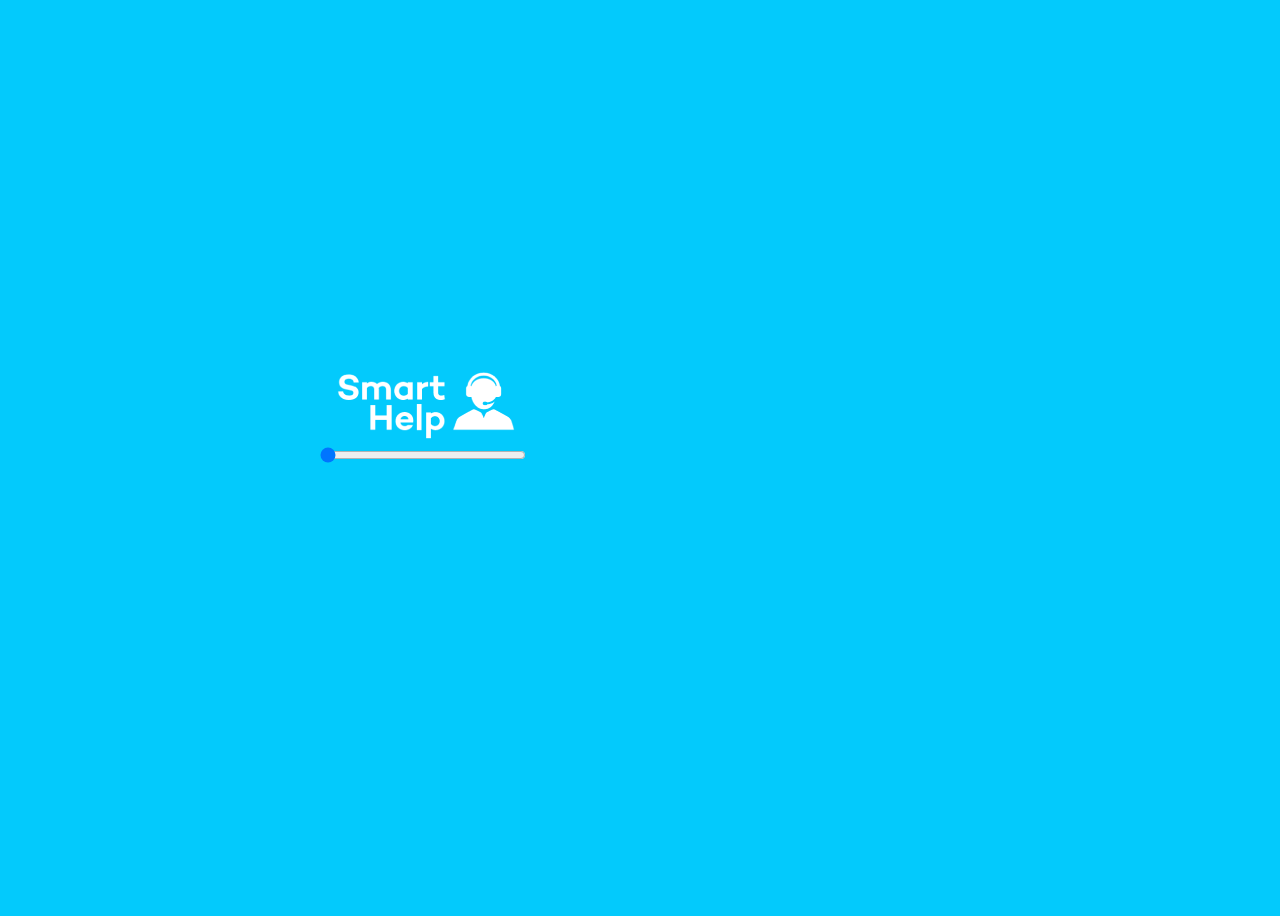
<file: PagPrincipal/indexPol.html>
<!DOCTYPE html>
<html lang="en">
<head>
    <meta charset="UTF-8">
    <meta http-equiv="X-UA-Compatible" content="IE=edge">
    <meta name="viewport" content="width=device-width, initial-scale=1.0">
    <title>SmartHelp</title>
    <link rel="icon" type="image/x-icon" href="./iconos/Smart Help.png">
    <!-- <script src="../bootstrap-5.2.1-dist/js/bootstrap.min.js"></script> -->

    <script src="../Animacion/anime-master/lib/anime.js"></script>
    <link rel="stylesheet" href="../Animacion/styleR.css">
    <link rel="stylesheet" href="../LandingPage/css/owl.carousel.min.css">
    <link rel="stylesheet" href="../bootstrap-5.2.1-dist/css/bootstrap.min.css">
    <link rel="stylesheet" href="stylePol.css">
</head>
<body>
  <!-- Inicio de la animacion -->
  <div class="container-fluid" id="fuera">
    <div class="caja">
        <img src="./iconos/SmartHelp-logo.png" alt="smh">
        <div>
            <input class="temp" value="0" style="" type="range">
        </div>
    </div>
</div>
<!-- Hasta aqui la animacion -->
    <main class="container-fluid">
      <div class="container" style="border-bottom: 2px solid white; margin-bottom: 3rem;">
        <div class="row">
            <div class="col-md-12">
                <nav class="navbar navbar-dark navbar-expand-lg">
                    <a class="navbar-brand" href="./indexPol.html"><img src="./iconos/SmartHelp-logo.png" class="img-fluid"
                            alt="logo"></a> <button class="navbar-toggler" type="button" data-toggle="collapse"
                        data-target="#navbar" aria-controls="navbar" aria-expanded="false"
                        aria-label="Toggle navigation"> <span class="navbar-toggler-icon"></span> </button>
                    <div class="collapse navbar-collapse" id="navbar">
                        <ul class="navbar-nav ml-auto">
                            <li class="nav-item"> <a class="nav-link active" href="#">INICIO <span
                                        class="sr-only">(Estas aquí)</span></a> </li>
                            <li class="nav-item"> <span class="nav-link active" onclick="window.location.reload()">LOCALIZAME</span> </li>
                            <li class="nav-item"> <a class="nav-link active" href="../Contacto/index.html">MÁS INFORMACIÓN</a> </li>                           
                        </ul>
                    </div>
                </nav>
            </div>
        </div>
    </div>
    <!-- hasta aqui el menú principal -->  
        <div class="desplegable">
          <img src="./iconos/Hospital.png" style="height: 70px; width: 70px;">
          <button class="boton">Salud</button>
            
      </div>
     
      <div class="desplegable2">
          <img src="./iconos/Policia.png" style="height: 70px; width: 70px;">
          <button class="boton">Seguridad</button>
              
      </div>
      <div class="desplegable3">
          <img src="./iconos/Reparaciones.png" style="height: 70px; width: 70px;">
          <button class="boton">Reparaciones</button>
          
      </div>
      <div class="desplegable4">
          <img src="./iconos/Veterinario.png" style="height: 70px; width: 70px;">
          <button class="boton">Mascotas</button>

          
      </div>
      
      
    </main> 
    
    <form action="" method="get" id="form2">
      <input type="hidden" name="city" id="resultado">
      <input type="hidden" name="latlng" id="punto">
    </form>
    <script src="../LandingPage/js/jquery-3.2.1.min.js"></script>
    <script src="../LandingPage/js/script.js"></script>
    <script src="../LandingPage/js/owl.carousel.min.js"></script>
    <script src="../LandingPage/js/bootstrap.bundle.min.js"></script>
    <script src="../Geo/geo.js"></script>

    <!-- <script src="https://code.jquery.com/jquery-3.2.1.slim.min.js" integrity="sha384-KJ3o2DKtIkvYIK3UENzmM7KCkRr/rE9/Qpg6aAZGJwFDMVNA/GpGFF93hXpG5KkN" crossorigin="anonymous"></script>
    <script src="https://cdnjs.cloudflare.com/ajax/libs/popper.js/1.12.3/umd/popper.min.js" integrity="sha384-vFJXuSJphROIrBnz7yo7oB41mKfc8JzQZiCq4NCceLEaO4IHwicKwpJf9c9IpFgh" crossorigin="anonymous"></script> -->
    <script src="./mainPol.js" onload="Comienzo()"></script>
</body>
</html>
</file>
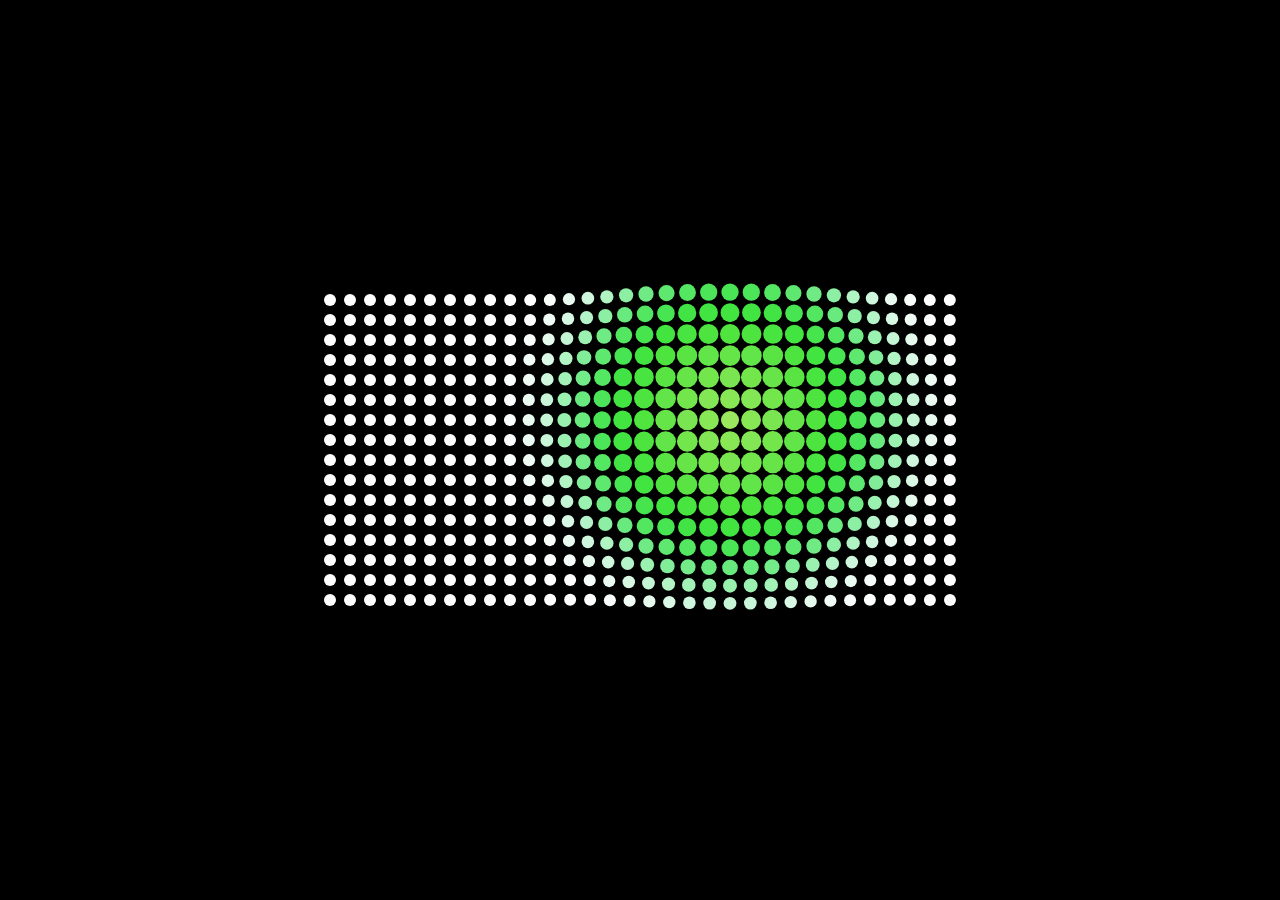
<file: Animacion/anime-master/documentation/examples/advanced-staggering-2.html>
<!DOCTYPE html>
<html>
<head>
  <title>advanced staggering • anime.js</title>
  <meta charset="utf-8">
  <meta name="viewport" content="width=device-width, initial-scale=1, maximum-scale=1">
  <meta property="og:title" content="anime.js">
  <meta property="og:url" content="https://animejs.com">
  <meta property="og:description" content="Javascript Animation Engine">
  <meta property="og:image" content="https://animejs.com/documentation/assets/img/icons/og.png">
  <meta name="twitter:card" content="summary">
  <meta name="twitter:title" content="anime.js">
  <meta name="twitter:site" content="@juliangarnier">
  <meta name="twitter:description" content="Javascript Animation Engine">
  <meta name="twitter:image" content="https://animejs.com/documentation/assets/img/icons/twitter.png">
  <link rel="apple-touch-icon-precomposed" href="../assets/img/social-media-image.png">
  <link rel="icon" type="image/png" href="../assets/img/favicon.png" >
  <link href="../assets/css/animejs.css" rel="stylesheet">
  <link href="../assets/css/documentation.css" rel="stylesheet">
  <style>

    :root {
      font-size: 20px;
    }

    body {
      display: flex;
      flex-wrap: wrap;
      justify-content: center;
      align-items: center;
      height: 100vh;
      background-color: #000;
    }

    .stagger-visualizer {
      display: flex;
      flex-wrap: wrap;
      justify-content: center;
      align-items: center;
      position: relative;
      width: 32rem;
      height: 16rem;
    }

    .dots-wrapper {
      position: absolute;
      display: flex;
      flex-wrap: wrap;
      justify-content: center;
      align-items: center;
      width: 100%;
      height: 100%;
    }

    .stagger-visualizer .dot {
      position: relative;
      width: calc(1rem - 8px);
      height: calc(1rem - 8px);
      margin: 4px;
      border-radius: 50%;
      background-color: currentColor;
    }

  </style>
</head>
<body>

  <div class="stagger-visualizer">
    <div class="dots-wrapper"></div>
  </div>

</body>
<script type="module">

  import anime from '../../src/index.js';

  var advancedStaggeringAnimation = (function() {

    var staggerVisualizerEl = document.querySelector('.stagger-visualizer');
    var dotsWrapperEl = staggerVisualizerEl.querySelector('.dots-wrapper');
    var dotsFragment = document.createDocumentFragment();
    var grid = [32, 16];
    var cellSize = 1;
    var numberOfElements = grid[0] * grid[1];
    var animation;
    var paused = true;

    for (var i = 0; i < numberOfElements; i++) {
      var dotEl = document.createElement('div');
      dotEl.classList.add('dot');
      dotsFragment.appendChild(dotEl);
    }

    dotsWrapperEl.appendChild(dotsFragment);

    var index = anime.random(0, numberOfElements-1);
    var nextIndex = 0;

    function play() {

      paused = false;
      if (animation) animation.pause();

      nextIndex = anime.random(0, numberOfElements-1);

      var saturation = 75;

      var colorStart = anime.random(0, 256);
      var colorEnd = anime.random(0, 256);
      var colorRangeValue = [colorStart, colorEnd];
      var luminosityStart = anime.random(60, 80);
      var luminosityEnd = anime.random(20, 40);
      var luminosityRangeValue = [luminosityStart, luminosityEnd];

      function staggeredGridColors(el, i, total) {
        var hue = Math.round(anime.stagger(colorRangeValue, {grid: grid, from: index})(el, i, total));
        var luminosity = Math.round(anime.stagger(luminosityRangeValue, {grid: grid, from: index})(el, i, total));
        return 'hsl(' + hue + ', ' + saturation + '%, ' + luminosity + '%)';
      }

      animation = anime({
        targets: '.stagger-visualizer .dot',
        keyframes: [
          {
            zIndex: function(el, i, total) {
              return Math.round(anime.stagger([numberOfElements, 0], {grid: grid, from: index})(el, i, total));
            },
            translateX: anime.stagger('-.001rem', {grid: grid, from: index, axis: 'x'}),
            translateY: anime.stagger('-.001rem', {grid: grid, from: index, axis: 'y'}),
            duration: 200
          }, {
            translateX: anime.stagger('.075rem', {grid: grid, from: index, axis: 'x'}),
            translateY: anime.stagger('.075rem', {grid: grid, from: index, axis: 'y'}),
            scale: anime.stagger([2, .2], {grid: grid, from: index}),
            backgroundColor: staggeredGridColors,
            duration: 450
          }, {
            translateX: 0,
            translateY: 0,
            scale: 1,
            duration: 500,
          }
        ],
        delay: anime.stagger(60, {grid: grid, from: index}),
        easing: 'easeInOutQuad',
        complete: play
      }, 30)

      index = nextIndex;

    }

    play();

  })();

</script>
</html>
</file>
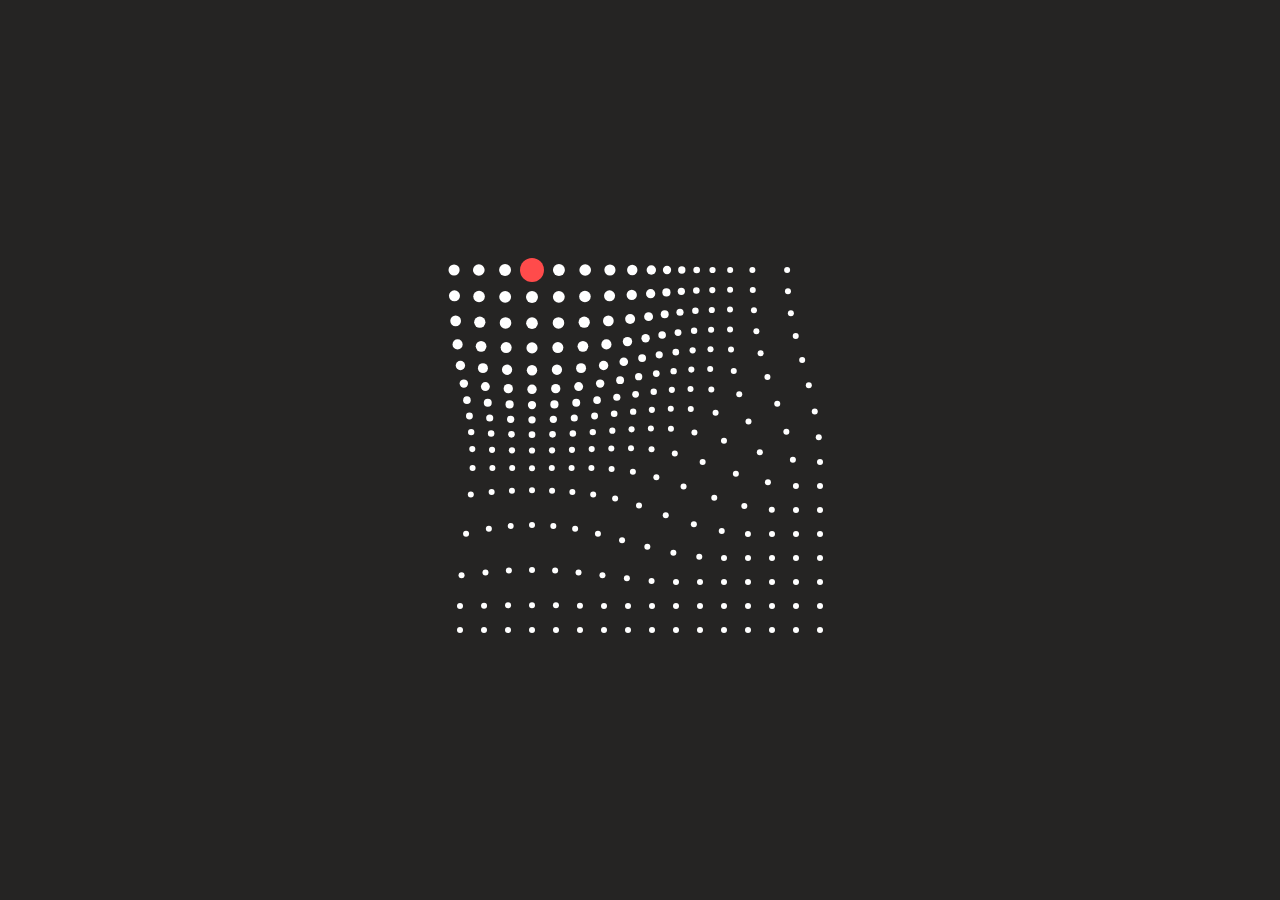
<file: Animacion/anime-master/documentation/examples/advanced-staggering.html>
<!DOCTYPE html>
<html>
<head>
  <title>advanced staggering • anime.js</title>
  <meta charset="utf-8">
  <meta name="viewport" content="width=device-width, initial-scale=1, maximum-scale=1">
  <meta property="og:title" content="anime.js">
  <meta property="og:url" content="https://animejs.com">
  <meta property="og:description" content="Javascript Animation Engine">
  <meta property="og:image" content="https://animejs.com/documentation/assets/img/icons/og.png">
  <meta name="twitter:card" content="summary">
  <meta name="twitter:title" content="anime.js">
  <meta name="twitter:site" content="@juliangarnier">
  <meta name="twitter:description" content="Javascript Animation Engine">
  <meta name="twitter:image" content="https://animejs.com/documentation/assets/img/icons/twitter.png">
  <link rel="apple-touch-icon-precomposed" href="../assets/img/social-media-image.png">
  <link rel="icon" type="image/png" href="../assets/img/favicon.png" >
  <link href="../assets/css/animejs.css" rel="stylesheet">
  <link href="../assets/css/documentation.css" rel="stylesheet">
  <style>

    :root {
      font-size: 24px;
    }

    body {
      display: flex;
      flex-wrap: wrap;
      justify-content: center;
      align-items: center;
      height: 100vh;
    }

    .stagger-visualizer {
      position: relative;
      display: flex;
      flex-wrap: wrap;
      justify-content: center;
      align-items: center;
      width: 16rem;
      height: 16rem;
    }

    .stagger-visualizer .dot {
      position: relative;
      width: .25rem;
      height: .25rem;
      margin: .375rem;
      background-color: currentColor;
      border-radius: 50%;
    }

    .stagger-visualizer .cursor {
      position: absolute;
      z-index: 1;
      top: 0;
      left: 0;
      width: 1rem;
      height: 1rem;
      background-color: currentColor;
      border-radius: 50%;
    }

  </style>
</head>
<body>

  <div class="stagger-visualizer">
    <div class="cursor color-red"></div>
  </div>

</body>
<script type="module">

  import anime from '../../src/index.js';

  const staggerVisualizerEl = document.querySelector('.stagger-visualizer');
  const fragment = document.createDocumentFragment();
  const numberOfElements = 16*16;
  var animation;

  for (let i = 0; i < numberOfElements; i++) {
    const dotEl = document.createElement('div');
    dotEl.classList.add('dot');
    fragment.appendChild(dotEl);
  }

  staggerVisualizerEl.appendChild(fragment);

  let index = anime.random(0, numberOfElements);
  let nextIndex = 0;

  function animateGrid() {

    if (animation) animation.pause();

    nextIndex = anime.random(0, numberOfElements);

    anime.set('.cursor', {
      translateX: anime.stagger('-1rem', {grid: [16, 16], from: index, axis: 'x'}),
      translateY: anime.stagger('-1rem', {grid: [16, 16], from: index, axis: 'y'})
    });

    animation = anime.timeline({
      easing: 'easeInOutQuad',
      complete: animateGrid
    })
    .add({
      targets: '.cursor',
      keyframes: [
        { scale: .625 }, 
        { scale: 1.125 },
        { scale: 1 }
      ],
      duration: 600
    })
    .add({
      targets: '.dot',
      keyframes: [
        {
          translateX: anime.stagger('-.175rem', {grid: [16, 16], from: index, axis: 'x'}),
          translateY: anime.stagger('-.175rem', {grid: [16, 16], from: index, axis: 'y'}),
          duration: 200
        }, {
          translateX: anime.stagger('.125rem', {grid: [16, 16], from: index, axis: 'x'}),
          translateY: anime.stagger('.125rem', {grid: [16, 16], from: index, axis: 'y'}),
          scale: 2,
          duration: 500
        }, {
          translateX: 0,
          translateY: 0,
          scale: 1,
          duration: 600,
        }
      ],
      delay: anime.stagger(50, {grid: [16, 16], from: index})
    }, '-=600')
    .add({
      targets: '.cursor',
      translateX: { value: anime.stagger('-1rem', {grid: [16, 16], from: nextIndex, axis: 'x'}), duration: anime.random(400, 1200) },
      translateY: { value: anime.stagger('-1rem', {grid: [16, 16], from: nextIndex, axis: 'y'}), duration: anime.random(400, 1200) },
      easing: 'easeOutSine'
    }, '-=1100')

    index = nextIndex;

  }

  animateGrid();

</script>
</html>
</file>
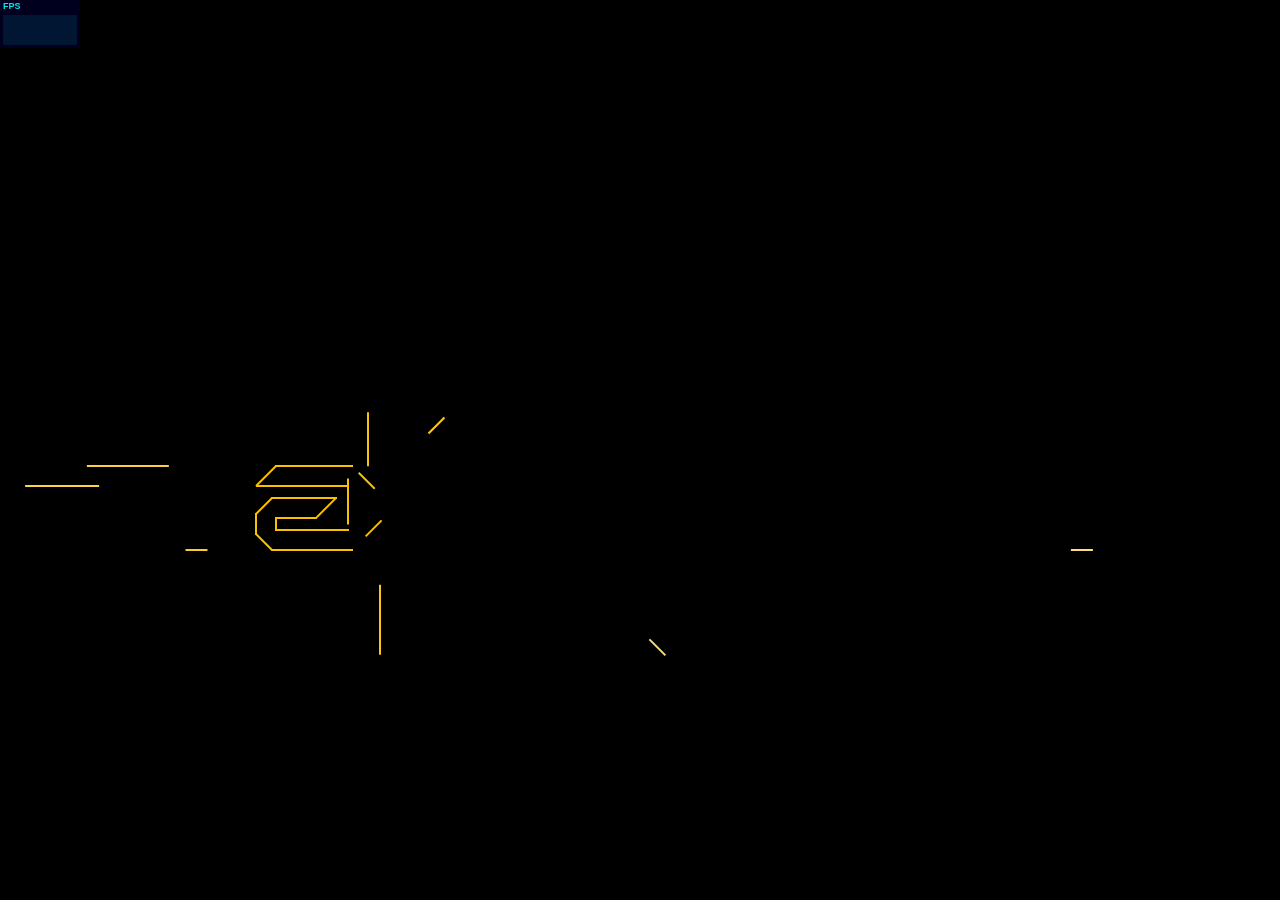
<file: Animacion/anime-master/documentation/examples/animejs-mgs-logo-animation.html>
<!DOCTYPE html>
<html>
<head>
  <title>Anime MGS logo animation | anime.js</title>
  <meta charset="utf-8">
  <meta name="viewport" content="width=device-width, initial-scale=1, maximum-scale=1">
  <meta property="og:title" content="anime.js">
  <meta property="og:url" content="https://animejs.com">
  <meta property="og:description" content="Javascript Animation Engine">
  <meta property="og:image" content="https://animejs.com/documentation/assets/img/icons/og.png">
  <meta name="twitter:card" content="summary">
  <meta name="twitter:title" content="anime.js">
  <meta name="twitter:site" content="@juliangarnier">
  <meta name="twitter:description" content="Javascript Animation Engine">
  <meta name="twitter:image" content="https://animejs.com/documentation/assets/img/icons/twitter.png">
  <link rel="apple-touch-icon-precomposed" href="../assets/img/social-media-image.png">
  <link rel="icon" type="image/png" href="../assets/img/favicon.png">
  <link href="../assets/css/animejs.css" rel="stylesheet">
  <link href="../assets/css/documentation.css" rel="stylesheet">
  <script src="../../lib/anime.min.js"></script>
  <!-- <script src="../assets/js/anime/anime.2.2.0.js"></script> -->
  <style>

    html,
    body {
      background-color: black;
    }

    section {
      position: absolute;
      width: 100%;
      height: 100%;
      display: flex;
      justify-content: center;
    }

    .mgs-logo { margin: auto; }
    .vert { transform-origin: center bottom; }
    .hori { transform-origin: 0% 50%; }
    .diag-left { transform-origin: 100% 100%; }
    .diag-right { transform-origin: 100% 0%; }

    .stripes path,
    .text-fills path,
    .katakana path,
    .line {
      opacity: 0
    }

  </style>
</head>
<body>
  <section>
    <svg class="mgs-logo" width="100%" height="448" viewBox="0 0 1024 448">
      <g class="stripes" transform="translate(321.000000, 160.000000)" fill="#FFF">
        <path d="M8,20 L12,16 L92,16 L88,20 L8,20 L8,20 L8,20 L8,20 Z" class="stripe stripe-left"></path>
        <path d="M4,24 L0,28 L80,28 L84,24 L4,24 L4,24 L4,24 L4,24 Z" class="stripe stripe-left"></path>
        <path d="M16,12 L20,8 L100,8 L96,12 L16,12 L16,12 L16,12 L16,12 Z" class="stripe stripe-left"></path>
        <path d="M24,4 L28,0 L108,7.10542736e-15 L104,4 L24,4 L24,4 L24,4 L24,4 Z" class="stripe stripe-left"></path>
      </g>
      <g class="stripes" transform="translate(592.000000, 160.000000)" fill="#FFF">
        <path d="M8,20 L12,16 L92,16 L88,20 L8,20 L8,20 L8,20 L8,20 Z" class="stripe stripe-right"></path>
        <path d="M4,24 L0,28 L80,28 L84,24 L4,24 L4,24 L4,24 L4,24 Z" class="stripe stripe-right"></path>
        <path d="M16,12 L20,8 L100,8 L96,12 L16,12 L16,12 L16,12 L16,12 Z" class="stripe stripe-right"></path>
        <path d="M24,4 L28,0 L108,7.10542736e-15 L104,4 L24,4 L24,4 L24,4 L24,4 Z" class="stripe stripe-right"></path>
      </g>
      <g class="katakana" transform="translate(202.000000, 128.000000)" fill="#FFF">
        <path d="M55,33 L56,32 L136,32 L135,33 L55,33 Z" data-d="M0,92 L60,32 L140,32 L80,92 L0,92 Z"></path>
        <path d="M28,28 L29,28 L1,0 L0,0 L28,28 Z" data-d="M32,28 L230,28 L202,0 L4,0 L32,28 Z"></path>
        <path d="M232,28 L204,0 L205,0 L233,28 L232,28 Z" data-d="M236,28 L208,0 L388,0 L416,28 L236,28 Z"></path>
        <path d="M169,92 L197,64 L199,64 L171,92 L169,92 Z" data-d="M173,92 L201,64 L381,64 L353,92 L173,92 Z"></path>
        <path d="M435,92 L355,92 L356,91 L436,91 L435,92 Z" data-d="M439,92 L359,92 L387,64 L467,64 L439,92 Z"></path>
        <path d="M497,28 L498,28 L470,0 L469,0 L497,28 Z" data-d="M422,28 L502,28 L474,0 L394,0 L422,28 Z"></path>
        <path d="M476,65 L556,65 L555,64 L475,64 L476,65 Z" data-d="M507,92 L587,92 L559,64 L479,64 L507,92 Z"></path>
        <path d="M554,59 L553,60 L473,60 L474,59 L554,59 Z" data-d="M617,0 L557,60 L477,60 L537,0 L617,0 Z"></path>
      </g>
      <g class="text-fills" transform="translate(128.000000, 240.000000)" fill="#FFF">
        <path d="M0,48 L0,68 L16,84 L96,84 L112,68 L112,16 L96,0 L20,0 L0,20 L92,20 L92,64 L20,64 L20,52 L60,52 L80,32 L16,32 L0,48 Z" id="a"></path>
        <path d="M216,84 L236,84 L236,16 L220,0 L140,0 L124,16 L124,84 L144,84 L144,20 L216,20 L216,84 L216,84 Z" id="n"></path>
        <path d="M248,0 L268,0 L268,84 L248,84 L248,0 Z" id="i"></path>
        <path d="M300,20 L300,84 L280,84 L280,16 L296,0 L408,0 L424,16 L424,84 L404,84 L404,20 L362,20 L362,84 L342,84 L342,20 L300,20 Z" id="m"></path>
        <path d="M548,36 L548,16 L532,2.55795385e-13 L452,2.4158453e-13 L436,16 L436,68 L452,84 L528,84 L548,64 L456,64 L456,20 L528,20 L528,32 L488,32 L468,52 L532,52 L548,36 L548,36 Z" id="e"></path>
        <path d="M562,64 L582,84 L626,84 L642,68 L642,0 L622,0 L622,64 L562,64 Z" id="j"></path>
        <path d="M674,20 L766,20 L746,0 L670,0 L654,16 L654,36 L670,52 L746,52 L746,64 L654,64 L674,84 L750,84 L766,68 L766,48 L750,32 L674,32 L674,20 Z" id="s"></path>
      </g>
      <g stroke="#FFF" stroke-width="2" fill="none" fill-rule="evenodd">
        <path d="M148,292 L148,304" class="line vert" stroke-linecap="square"></path>
        <path d="M128,288 L128,308" class="line vert" stroke-linecap="square"></path>
        <path d="M148,240 L128,260" class="line diag-right"></path>
        <path d="M128,308 L144,324" class="line diag-left"></path>
        <path d="M144,272 L128,288" class="line diag-right"></path>
        <path d="M148,240 L224,240" class="line hori" stroke-linecap="square"></path>
        <path d="M144,272 L208,272" class="line hori" stroke-linecap="square"></path>
        <path d="M148,292 L188,292" class="line hori" stroke-linecap="square"></path>
        <path d="M148,304 L220,304" class="line hori" stroke-linecap="square"></path>
        <path d="M144,324 L224,324" class="line hori" stroke-linecap="square"></path>
        <path d="M129,260 L220,260" class="line hori" stroke-linecap="square"></path>
        <path d="M208,272 L188,292" class="line diag-right"></path>
        <path d="M220,260 L220,304" class="line vert" stroke-linecap="square"></path>
        <path d="M224,240 L240,256" class="line diag-left"></path>
        <path d="M240,308 L224,324" class="line diag-right"></path>
        <path d="M240,256 L240,308" class="line vert" stroke-linecap="square"></path>
        <path d="M252,256 L252,324" class="line vert" stroke-linecap="square"></path>
        <path d="M268,240 L252,256" class="line diag-right"></path>
        <path d="M252,324 L272,324" class="line hori" stroke-linecap="square"></path>
        <path d="M272,260 L272,324" class="line vert" stroke-linecap="square"></path>
        <path d="M268,240 L348,240" class="line hori" stroke-linecap="square"></path>
        <path d="M272,260 L344,260" class="line hori" stroke-linecap="square"></path>
        <path d="M344,260 L344,324" class="line vert" stroke-linecap="square"></path>
        <path d="M348,240 L364,256" class="line diag-left"></path>
        <path d="M344,324 L364,324" class="line hori" stroke-linecap="square"></path>
        <path d="M364,256 L364,324" class="line vert" stroke-linecap="square"></path>
        <path d="M376,240 L376,324" class="line vert" stroke-linecap="square"></path>
        <path d="M376,324 L396,324" class="line hori" stroke-linecap="square"></path>
        <path d="M376,240 L396,240" class="line hori" stroke-linecap="square"></path>
        <path d="M396,240 L396,324" class="line vert" stroke-linecap="square"></path>
        <path d="M408,256 L408,324" class="line vert" stroke-linecap="square"></path>
        <path d="M424,240 L408,256" class="line diag-right"></path>
        <path d="M408,324 L428,324" class="line hori" stroke-linecap="square"></path>
        <path d="M428,261 L428,323" class="line vert" stroke-linecap="square"></path>
        <path d="M424,240 L536,240" class="line hori" stroke-linecap="square"></path>
        <path d="M428,260 L470,260" class="line hori" stroke-linecap="square"></path>
        <path d="M470,261 L470,323" class="line vert" stroke-linecap="square"></path>
        <path d="M470,324 L490,324" class="line hori" stroke-linecap="square"></path>
        <path d="M490,261 L490,323" class="line vert" stroke-linecap="square"></path>
        <path d="M490,260 L532,260" class="line hori" stroke-linecap="square"></path>
        <path d="M532,261 L532,323" class="line vert" stroke-linecap="square"></path>
        <path d="M536,240 L552,256" class="line diag-left"></path>
        <path d="M532,324 L552,324" class="line hori" stroke-linecap="square"></path>
        <path d="M552,256 L552,324" class="line vert" stroke-linecap="square"></path>
        <path d="M564,256 L564,308" class="line vert" stroke-linecap="square"></path>
        <path d="M564,308 L580,324" class="line diag-left"></path>
        <path d="M580,240 L564,256" class="line diag-right"></path>
        <path d="M584,260 L584,304" class="line vert" stroke-linecap="square"></path>
        <path d="M616,272 L596,292" class="line diag-right"></path>
        <path d="M580,240 L660,240" class="line hori" stroke-linecap="square"></path>
        <path d="M584,260 L656,260" class="line hori" stroke-linecap="square"></path>
        <path d="M580,324 L656,324" class="line hori" stroke-linecap="square"></path>
        <path d="M596,292 L660,292" class="line hori" stroke-linecap="square"></path>
        <path d="M616,272 L656,272" class="line hori" stroke-linecap="square"></path>
        <path d="M656,260 L656,272" class="line vert" stroke-linecap="square"></path>
        <path d="M660,240 L676,256" class="line diag-left"></path>
        <path d="M676,304 L656,324" class="line diag-right"></path>
        <path d="M676,276 L660,292" class="line diag-right"></path>
        <path d="M584,304 L676,304" class="line hori" stroke-linecap="square"></path>
        <path d="M676,256 L676,276" class="line vert" stroke-linecap="square"></path>
        <path d="M690,304 L710,324" class="line diag-left"></path>
        <path d="M690,304 L750,304" class="line hori" stroke-linecap="square"></path>
        <path d="M710,324 L754,324" class="line hori" stroke-linecap="square"></path>
        <path d="M750,240 L750,304" class="line vert" stroke-linecap="square"></path>
        <path d="M770,308 L754,324" class="line diag-right"></path>
        <path d="M750,240 L770,240" class="line hori" stroke-linecap="square"></path>
        <path d="M770,240 L770,308" class="line vert" stroke-linecap="square"></path>
        <path d="M782,256 L782,276" class="line vert" stroke-linecap="square"></path>
        <path d="M782,276 L798,292" class="line diag-left"></path>
        <path d="M782,304 L802,324" class="line diag-left"></path>
        <path d="M798,240 L782,256" class="line diag-right"></path>
        <path d="M802,260 L802,272" class="line vert" stroke-linecap="square"></path>
        <path d="M798,240 L874,240" class="line hori" stroke-linecap="square"></path>
        <path d="M802,272 L878,272" class="line hori" stroke-linecap="square"></path>
        <path d="M802,324 L878,324" class="line hori" stroke-linecap="square"></path>
        <path d="M798,292 L874,292" class="line hori" stroke-linecap="square"></path>
        <path d="M782,304 L874,304" class="line hori" stroke-linecap="square"></path>
        <path d="M874,292 L874,304" class="line vert" stroke-linecap="square"></path>
        <path d="M878,272 L894,288" class="line diag-left"></path>
        <path d="M874,240 L894,260" class="line diag-left"></path>
        <path d="M894,308 L878,324" class="line diag-right"></path>
        <path d="M802,260 L894,260" class="line hori" stroke-linecap="square"></path>
        <path d="M894,288 L894,308" class="line vert" stroke-linecap="square"></path>
      </g>
    </svg>
  </section>
  <script>

  var logoAnimation = anime.timeline({
    direction: 'alternate',
    loop: true
  });

  logoAnimation
  .add({
      targets: '.stripes path',
      translateX: [-1000, 0],
      opacity: {
        value: 1,
        duration: 100
      },
      fill: '#F9C100',
      delay: (el, i) => 2200 + (i * 75),
      duration: 400,
      easing: 'easeOutExpo',
    }, 0)
  .add({
      targets: '.katakana path',
      d: (el) => el.getAttribute('data-d'),
      opacity: {
        value: [0, 1],
        duration: 100
      },
      fill: '#F9C100',
      delay: (el, i) => 2400 + (i * 120),
      duration: 1200,
      easing: 'easeOutCirc',
    }, 0)
    .add({
      targets: '.text-fills path',
      opacity: [0, 1],
      fill: '#F9C100',
      easing: 'easeOutExpo',
      duration: 200,
      delay: (t, i) => 3300 + (anime.random(0, 450)),
    }, 0)
    .add({
      targets: '.line',
      translateX: (target) => {
        let x = 1200;
        let translate;
        if (target.classList.contains('hori')) translate = anime.random(0, 1) ? x : -x;
        if (target.classList.contains('diag-right') || target.classList.contains('diag-left')) translate =  x / 3;
        return [translate, 0];
      },
      translateY: (target) => {
        let y = 1200;
        let translate;
        if (target.classList.contains('vert')) translate = anime.random(0, 1) ? y : -y;
        if (target.classList.contains('diag-right')) translate =  -y / 3;
        if (target.classList.contains('diag-left')) translate =  y / 3;
        return [translate, 0];
      },
      stroke: '#F9C100',
      opacity: {
        value: [0, 1],
        duration: 100,
      },
      delay: (t, i) => (i * 25),
      duration: 500,
      easing: 'easeOutSine',
    }, 0);

  </script>
  <script src="../assets/js/vendors/stats.min.js"></script>
</body>
</html>
</file>
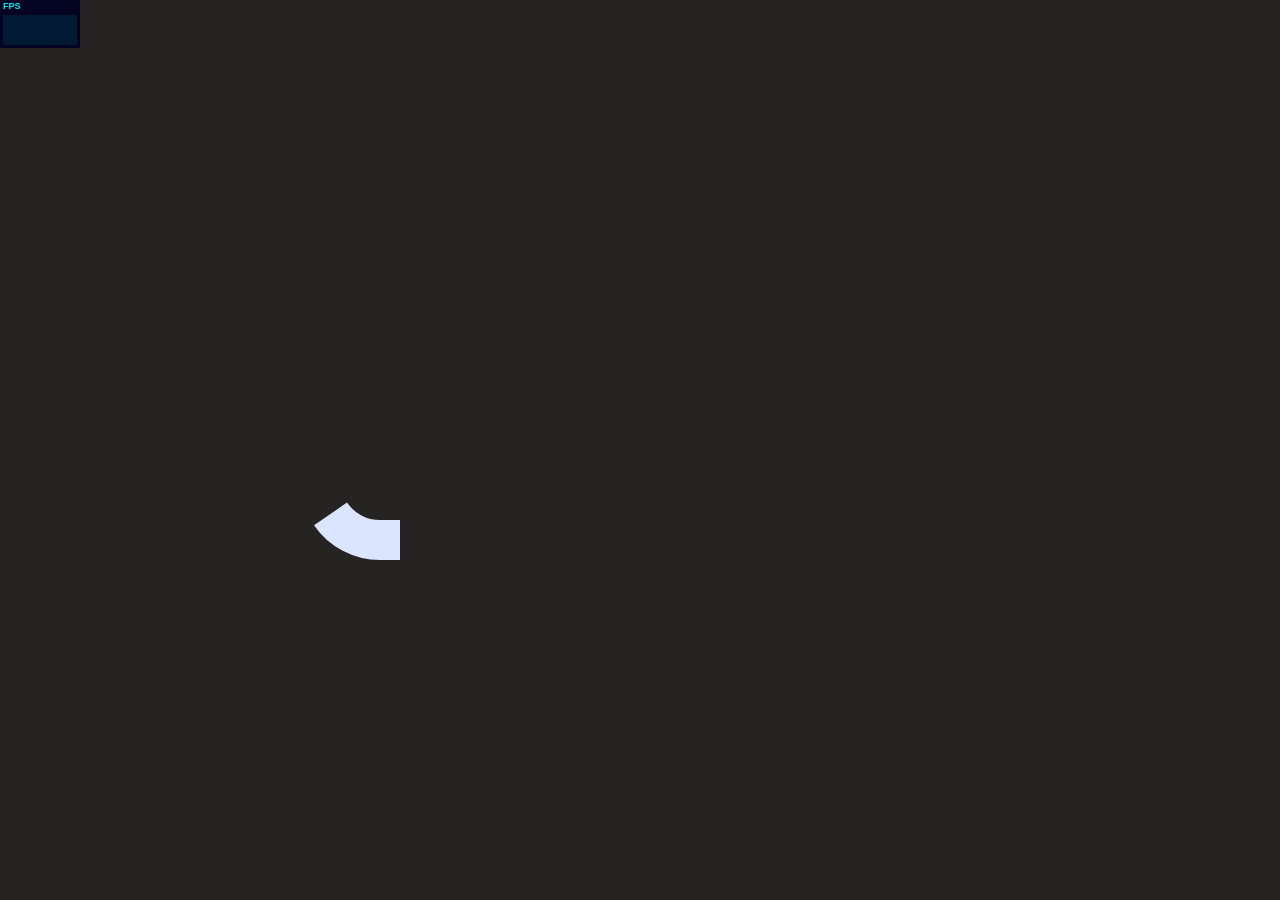
<file: Animacion/anime-master/documentation/examples/animejs-v2-logo-animation.html>
<!DOCTYPE html>
<html>
<head>
  <title>Anime logo animation | anime.js</title>
  <meta charset="utf-8">
  <meta name="viewport" content="width=device-width, initial-scale=1, maximum-scale=1">
  <meta property="og:title" content="anime.js">
  <meta property="og:url" content="https://animejs.com">
  <meta property="og:description" content="Javascript Animation Engine">
  <meta property="og:image" content="https://animejs.com/documentation/assets/img/icons/og.png">
  <meta name="twitter:card" content="summary">
  <meta name="twitter:title" content="anime.js">
  <meta name="twitter:site" content="@juliangarnier">
  <meta name="twitter:description" content="Javascript Animation Engine">
  <meta name="twitter:image" content="https://animejs.com/documentation/assets/img/icons/twitter.png">
  <link rel="apple-touch-icon-precomposed" href="../assets/img/social-media-image.png">
  <link rel="icon" type="image/png" href="../assets/img/favicon.png">
  <link href="../assets/css/animejs.css" rel="stylesheet">
  <link href="../assets/css/documentation.css" rel="stylesheet">
  <script src="../../lib/anime.min.js"></script>
  <!-- <script src="../assets/js/anime/anime.2.2.0.js"></script> -->
  <style>
    body {
      opacity: 0;
      display: flex;
      flex-direction: column;
      justify-content: center;
    }
    body.ready {
      opacity: 1;
    }
    .logo-animation {
      display: flex;
      align-items: center;
      justify-content: center;
      width: 100%;
      margin-top: -40px;
    }
    .letters {
      position: relative;
      display: flex;
      width: 682px;
      height: 162px;
    }
    .letter {
      position: relative;
      width: 162px;
      height: 162px;
    }
    .letter:not(:first-child) {
      margin-left: -42px;
    }
    .letter-i {
      z-index: 1;
      width: 82px;
      transform-origin: 100% 50%;
    }
    .dot {
      position: absolute;
      width: 42px;
      height: 42px;
      transform: scale(0);
    }
    .dot-i {
      top: 0;
      left: 240px;
    }
    .dot-e {
      bottom: 0;
      right: 0;
    }
    .logo-icon {
      display: flex;
      position: absolute;
      left: 230px;
      top: -10px;
      width: 222px;
      height: 62px;
    }
    .icon {
      width: 62px;
      height: 62px;
      opacity: 0;
    }
    .icon-text {
      position: absolute;
      top: 60px;
      left: 60px;
      width: 160px;
      height: 62px;
    }
    .icon-text path,
    .icon-text polygon {
      opacity: 0;
    }
  </style>
</head>
<body>
  <div class="logo-animation">
    <div class="letters">
      <div class="letter letter-a">
        <svg viewBox="0 0 162 162">
          <g fill="none" fill-rule="evenodd" stroke="#5E89FB">
            <path class="fill in" stroke-width="40" d="M101 141H81a60 60 0 1 1 0-120c33.14 0 59 26.86 60 60v80"/>
            <path class="fill out" stroke-width="40" d="M141 161V81c-1-33.14-26.86-60-60-60a60 60 0 1 0 0 120h20"/>
            <path class="line out" stroke-width="2" d="M121 161V81.33C120.18 58.59 102.7 41 81 41a40 40 0 1 0 0 80h20v40H81A80 80 0 1 1 81 1c43.8 0 78.66 35.27 80 79.7V161h-40z"/>
          </g>
        </svg>
      </div>
      <div class="letter letter-n">
        <svg viewBox="0 0 162 162">
          <g fill="none" fill-rule="evenodd" stroke="#FB155A">
            <path class="fill in" stroke-width="40" d="M21 161V1"/>
            <path class="fill out" stroke-width="40" d="M21 1v160"/>
            <path class="fill in" stroke-width="40" d="M21 161V81c1-33.14 26.86-60 60-60a60 60 0 0 1 60 60v80"/>
            <path class="fill out" stroke-width="40" d="M141 161V81a60 60 0 0 0-60-60c-33.14 0-59 26.86-60 60v80"/>
            <path class="line out" stroke-width="2" d="M41 161V1H1v160h40z"/>
            <path class="line out" stroke-width="2" d="M1 161V80.4C2.35 36.27 37.2 1 81 1a80 80 0 0 1 80 80v80h-40V81a40 40 0 0 0-40-40c-21.7 0-39.18 17.59-40 40.33V161H1z"/>
          </g>
        </svg>
      </div>
      <div class="letter letter-i">
        <svg viewBox="0 0 82 162">
          <g fill="none" fill-rule="evenodd" stroke="#18FF92">
            <path class="fill in" stroke-width="40" d="M21 61v20a60 60 0 0 0 60 60"/>
            <path class="fill out" stroke-width="40" d="M81 141a60 60 0 0 1-60-60V61"/>
            <path class="line out" stroke-width="2" d="M81 121a40 40 0 0 1-40-40V61H1v20a80 80 0 0 0 80 80v-40z"/>
          </g>
        </svg>
      </div>
      <div class="letter letter-m-1">
        <svg viewBox="0 0 162 162">
          <g fill="none" fill-rule="evenodd" stroke="#5E89FB">
            <path class="fill in" stroke-width="40" d="M21 161V1"/>
            <path class="fill out" stroke-width="40" d="M21 1v160"/>
            <path class="fill in" stroke-width="40" d="M21 161V81c1-33.14 26.86-60 60-60a60 60 0 0 1 60 60v80"/>
            <path class="fill out" stroke-width="40" d="M141 161V81a60 60 0 0 0-60-60c-33.14 0-59 26.86-60 60v80"/>
            <path class="line out" stroke-width="2" d="M41 161V1H1v160h40z"/>
            <path class="line out" stroke-width="2" d="M1 161V80.4C2.35 36.27 37.2 1 81 1a80 80 0 0 1 80 80v80h-40V81a40 40 0 0 0-40-40c-21.7 0-39.18 17.59-40 40.33V161H1z"/>
          </g>
        </svg>
      </div>
      <div class="letter letter-m-2">
        <svg viewBox="0 0 162 162">
          <g fill="none" fill-rule="evenodd" stroke="#FB155A">
            <path class="fill in" stroke-width="40" d="M21 161V81c1-33.14 26.86-60 60-60a60 60 0 0 1 60 60v80"/>
            <path class="fill out" stroke-width="40" d="M141 161V81a60 60 0 0 0-60-60c-33.14 0-59 26.86-60 60v80"/>
            <path class="line out" stroke-width="2" d="M1 161V80.4C2.35 36.27 37.2 1 81 1a80 80 0 0 1 80 80v80h-40V81a40 40 0 0 0-40-40c-21.7 0-39.18 17.59-40 40.33V161H1z"/>
          </g>
        </svg>
      </div>
      <div class="letter letter-e">
        <svg viewBox="0 0 162 162">
          <g fill="none" fill-rule="evenodd" stroke="#18FF92">
            <path class="fill in" stroke-width="40" d="M81 101h60V81c-1-33.14-26.86-60-60-60a60 60 0 1 0 0 120"/>
            <path class="fill out" stroke-width="40" d="M81 141a60 60 0 1 1 0-120c33.14 0 59 26.86 60 60v20H81"/>
            <path class="line out" stroke-width="2" d="M81 81v40h80V80.7C159.66 36.27 124.8 1 81 1a80 80 0 1 0 0 160v-40a40 40 0 1 1 0-80c21.6 0 39.01 17.42 39.99 40H81z"/>
          </g>
        </svg>
      </div>
      <div class="logo-icon">
        <div class="icon">
          <svg viewBox="0 0 62 62">
            <g fill="none" fill-rule="evenodd" stroke-width="2" transform="translate(1 1)">
              <path class="icon-curve" stroke="#FF1554" d="M0 16a80.88 80.88 0 0 1 44 44"/>
              <path class="icon-line" stroke="#5E89FB" d="M4 0h54a2 2 0 0 1 2 2.01V58A2 2 0 0 1 58 60H2a2 2 0 0 1-2-2.01V2A2 2 0 0 1 2 0h2z"/>
              <rect width="40" height="40" x="10" y="10" stroke="#18FF92" rx="20"/>
            </g>
          </svg>
        </div>
        <div class="icon-text">
          <svg viewBox="0 0 160 62">
            <g fill="#FBF3FB" fill-rule="evenodd">
              <path d="M27.33 18h1.73l10.15 25.7h-1.69l-3.24-8.24H21.97l-3.28 8.24H17L27.33 18zm6.45 16.1l-5.51-14.55h-.07l-5.73 14.54h11.3z"/>
              <polygon points="51.334 18 53.314 18 69.55 41.58 69.622 41.58 69.622 18 71.206 18 71.206 43.704 69.334 43.704 52.99 19.944 52.918 19.944 52.918 43.704 51.334 43.704"/>
              <polygon points="86.027 18 87.611 18 87.611 43.704 86.027 43.704"/>
              <polygon points="102.433 18 104.701 18 114.745 41.94 114.817 41.94 124.753 18 127.021 18 127.021 43.704 125.437 43.704 125.437 19.944 125.365 19.944 115.573 43.704 113.989 43.704 104.089 19.944 104.017 19.944 104.017 43.704 102.433 43.704"/>
              <polygon points="141.843 18 159.123 18 159.123 19.368 143.427 19.368 143.427 29.664 158.187 29.664 158.187 31.032 143.427 31.032 143.427 42.336 159.303 42.336 159.303 43.704 141.843 43.704"/>
            </g>
          </svg>
        </div>
      </div>
      <div class="dot dot-i">
        <svg viewBox="0 0 42 42">
          <g fill="none" fill-rule="evenodd">
            <rect width="40" height="40" x="1" y="1" fill="#17F28C" rx="20"/>
          </g>
        </svg>
      </div>
      <div class="dot dot-e">
        <svg viewBox="0 0 42 42">
          <g fill="none" fill-rule="evenodd">
            <rect width="40" height="40" x="1" y="1" fill="#FFFFFF" rx="20"/>
          </g>
        </svg>
      </div>
    </div>
  </div>
  <script>

    var logoAnimation = (function() {

      var logoEl = document.querySelector('.logo-animation');
      var pathEls = document.querySelectorAll('.logo-animation path:not(.icon-curve)');
      var innerWidth = window.innerWidth;
      var maxWidth = 740;
      var logoScale = innerWidth <= maxWidth ? innerWidth / maxWidth : 1;
      var logoTimeline = anime.timeline({ autoplay: false, direction: 'alternate', loop: true });

      logoEl.style.transform = 'translateY(50px) scale('+logoScale+')';

      for (var i = 0; i < pathEls.length; i++) {
        var el = pathEls[i];
        el.setAttribute('stroke-dashoffset', anime.setDashoffset(el));
      }

      logoTimeline
        .add({
          targets: '.dot-e',
          translateX: [
            { value: -600, duration: 520, delay: 200, easing: 'easeInQuart' },
            { value: [-100, 0], duration: 500, delay: 1000, easing: 'easeOutQuart' }
          ],
          scale: [
            { value: [0, 1], duration: 200, easing: 'easeOutBack' },
            { value: 0, duration: 20, delay: 500, easing: 'easeInQuart' },
            { value: 1, duration: 200, delay: 1000, easing: 'easeOutQuart' },
            { value: 0, duration: 400, delay: 500, easing: 'easeInBack' }
          ]
        }, 0)
        .add({
          targets: '.dot-i',
          translateY: { value: [-200, 0], duration: 500, elasticity: 400 },
          scale: [
            { value: [0, 1], duration: 100, easing: 'easeOutQuart' },
            { value: 0, duration: 400, delay: 1400, easing: 'easeInBack' }
          ],
          delay: 1200
        }, 0)
        .add({
          targets: '.fill.in',
          strokeDashoffset: {
            value: [anime.setDashoffset, 0],
            duration: 600,
            delay: function(el, i, t) { return 700 + ( i * 100 ); },
            easing: 'easeOutQuart'
          },
          stroke: {
            value: ['#FFF', function(el) { return anime.get(el.parentNode, 'stroke') } ],
            duration: 500,
            delay: 500,
            easing: 'easeInQuad'
          },
          opacity: {
            value: 0,
            duration: 1,
            delay: function(el, i, t) { return 1900 + ( i * 80 ); },
          }
        }, 0)
        .add({
          targets: '.fill.out',
          strokeDashoffset: [
            { value: [anime.setDashoffset, anime.setDashoffset], duration: 1890 },
            {
              value: [0, anime.setDashoffset],
              duration: 800,
              delay: function(el, i) { return (i * 80); },
              easing: 'easeInQuart'
            }
          ]
        }, 0)
        .add({
          targets: '.line.out',
          strokeDashoffset: {
            value: [0, anime.setDashoffset],
            duration: 1200,
            delay: function(el, i, t) { return 2500 + ( i * 100 ); },
            easing: 'easeInQuart'
          },
          strokeWidth: {
            value: [0, 2],
            delay: function(el, i, t) { return 2000 + ( i * 100 ); },
            duration: 200,
            easing: 'linear'
          }
        }, 0)
        .add({
          targets: '.icon',
          opacity: { value: 1, duration: 10, delay: 2800, easing: 'linear' },
          translateY: { value: 60, duration: 800 },
          delay: 4200
        }, 0)
        .add({
          targets: '.icon-line',
          strokeDashoffset: [
            { value: [anime.setDashoffset, anime.setDashoffset], duration: 3000 },
            { value: 0, duration: 1200, easing: 'easeInOutQuart' }
          ],
          strokeWidth: {
            value: [8, 2],
            delay: 3000,
            duration: 800,
            easing: 'easeInQuad'
          },
          stroke: {
            value: ['#FFF', function(el) { return anime.get(el, 'stroke') } ],
            duration: 800,
            delay: 3400,
            easing: 'easeInQuad'
          }
        }, 0)
        .add({
          targets: ['.icon-text path', '.icon-text polygon'],
          translateY: [50, 0],
          opacity: { value: [0, 1], duration: 100, easing: 'linear' },
          delay: function(el, i, t) { return 4200 + ( i * 20 ); }
        }, 0)
        
      function init() {
        document.body.classList.add('ready');
        logoTimeline.play();
      }

      return {
        init: init
      }

    })();

    window.onload = function() {
      logoAnimation.init();
    }

  </script>
  <script src="../assets/js/vendors/stats.min.js"></script>
</body>
</html>
</file>
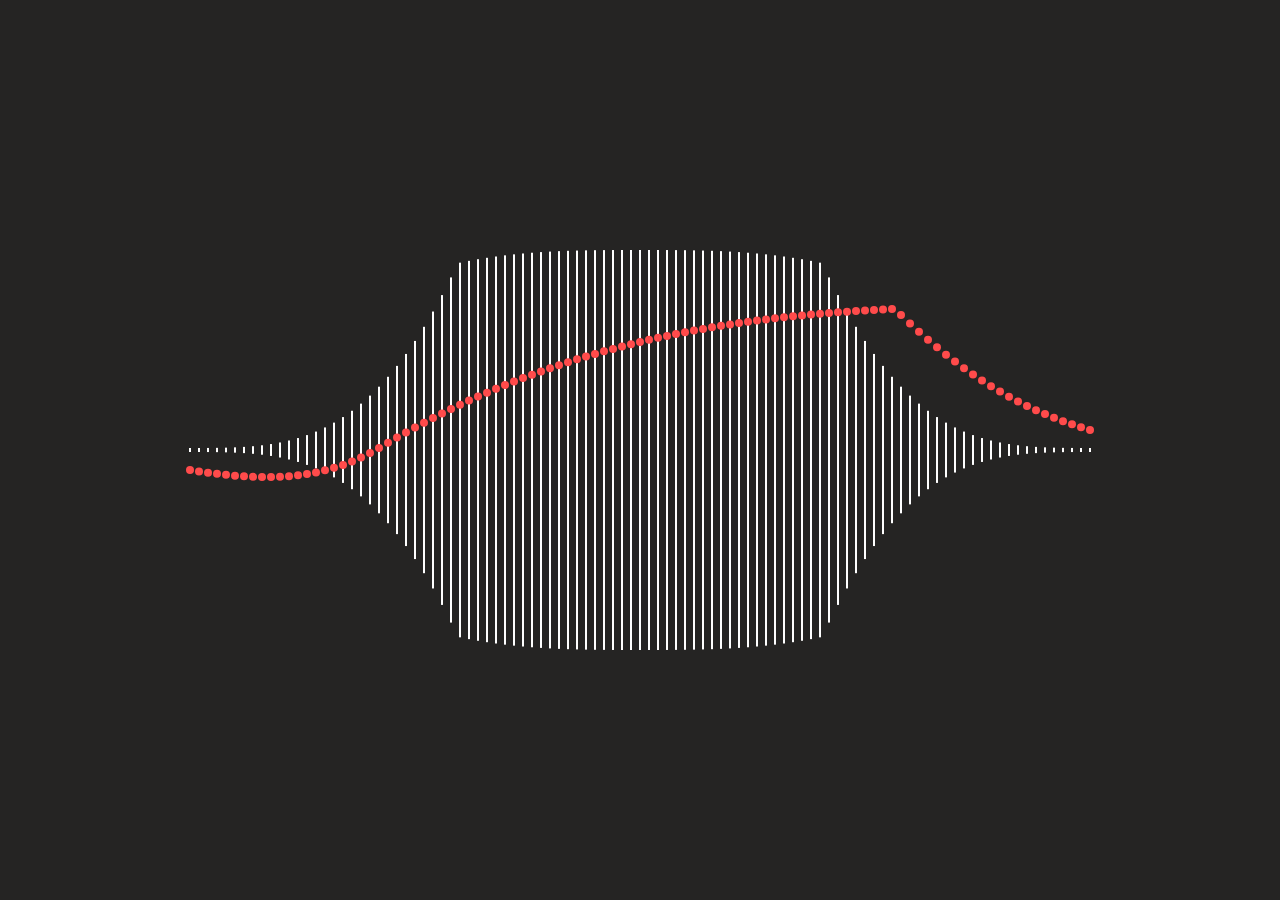
<file: Animacion/anime-master/documentation/examples/built-in-easings.html>
<!DOCTYPE html>
<html>
<head>
  <title>built-in easings • anime.js</title>
  <meta charset="utf-8">
  <meta name="viewport" content="width=device-width, initial-scale=1, maximum-scale=1">
  <meta property="og:title" content="anime.js">
  <meta property="og:url" content="https://animejs.com">
  <meta property="og:description" content="Javascript Animation Engine">
  <meta property="og:image" content="https://animejs.com/documentation/assets/img/icons/og.png">
  <meta name="twitter:card" content="summary">
  <meta name="twitter:title" content="anime.js">
  <meta name="twitter:site" content="@juliangarnier">
  <meta name="twitter:description" content="Javascript Animation Engine">
  <meta name="twitter:image" content="https://animejs.com/documentation/assets/img/icons/twitter.png">
  <link rel="apple-touch-icon-precomposed" href="../assets/img/social-media-image.png">
  <link rel="icon" type="image/png" href="../assets/img/favicon.png" >
  <link href="../assets/css/animejs.css" rel="stylesheet">
  <link href="../assets/css/documentation.css" rel="stylesheet">
  <style>

    :root {
      font-size: 24px;
    }

    body {
      display: flex;
      flex-wrap: wrap;
      justify-content: center;
      align-items: center;
      height: 100vh;
    }

    .easing-visualizer {
      position: relative;
      display: flex;
      align-items: center;
      justify-content: space-between;
      width: 100%;
      max-width: 908px;
      padding-bottom: 50%;
    }

    .easing-visualizer .wrapper {
      position: absolute;
      bottom: 0;
      display: flex;
      align-items: center;
      justify-content: space-between;
      width: 100%;
      height: 100%;
    }

    .easing-visualizer .bar {
      width: 2px;
      height: 4px;
      margin: 0 3px;
      background-color: currentColor;
      transform-origin: 50% 50%;
    }

    .easing-visualizer .dot {
      position: relative;
      width: 8px;
      height: 8px;
      background-color: currentColor;
      border-radius: 50%;
    }

  </style>
</head>
<body>

  <div class="easing-visualizer">
    <div class="wrapper bars-wrapper"></div>
    <div class="wrapper dots-wrapper"></div>
  </div>

</body>
<script type="module">

  import anime from '../../src/index.js';

  const easingVisualizerEl = document.querySelector('.easing-visualizer');
  const barsWrapperEl = easingVisualizerEl.querySelector('.bars-wrapper');
  const dotsWrapperEl = easingVisualizerEl.querySelector('.dots-wrapper');
  const barsFragment = document.createDocumentFragment();
  const dotsFragment = document.createDocumentFragment();
  const numberOfBars = 101;

  for (let i = 0; i < numberOfBars; i++) {
    const barEl = document.createElement('div');
    const dotEl = document.createElement('div');
    barEl.classList.add('bar');
    dotEl.classList.add('dot');
    dotEl.classList.add('color-red');
    barsFragment.appendChild(barEl);
    dotsFragment.appendChild(dotEl);
  }

  barsWrapperEl.appendChild(barsFragment);
  dotsWrapperEl.appendChild(dotsFragment);

  // anime.setValue('.easing-visualizer .dot', { translateX: anime.stagger(6) });

  function animateEasing() {

    const easings = [];
    for (let ease in anime.penner) easings.push(ease);
    easings.push('steps('+anime.random(5, 20)+')');
    easings.push('cubicBezier(0.545, 0.475, 0.145, 1)');
    const ease = easings[anime.random(0, easings.length - 1)];
    const duration = 450;

    anime.timeline({
      complete: animateEasing,
      easing: ease,
      duration: duration
    })
    .add({
      targets: '.easing-visualizer .bar',
      scaleY: anime.stagger([1, 100], {easing: ease, from: 'center', direction: 'reverse'}),
      delay: anime.stagger(14, {from: 'center'})
    })
    .add({
      targets: '.easing-visualizer .dot',
      translateY: anime.stagger(['-6rem', '6rem'], {easing: ease, from: 'last'}),
      delay: anime.stagger(10, {from: 'center'})
    }, 0);

  }

  animateEasing();

</script>
</html>
</file>
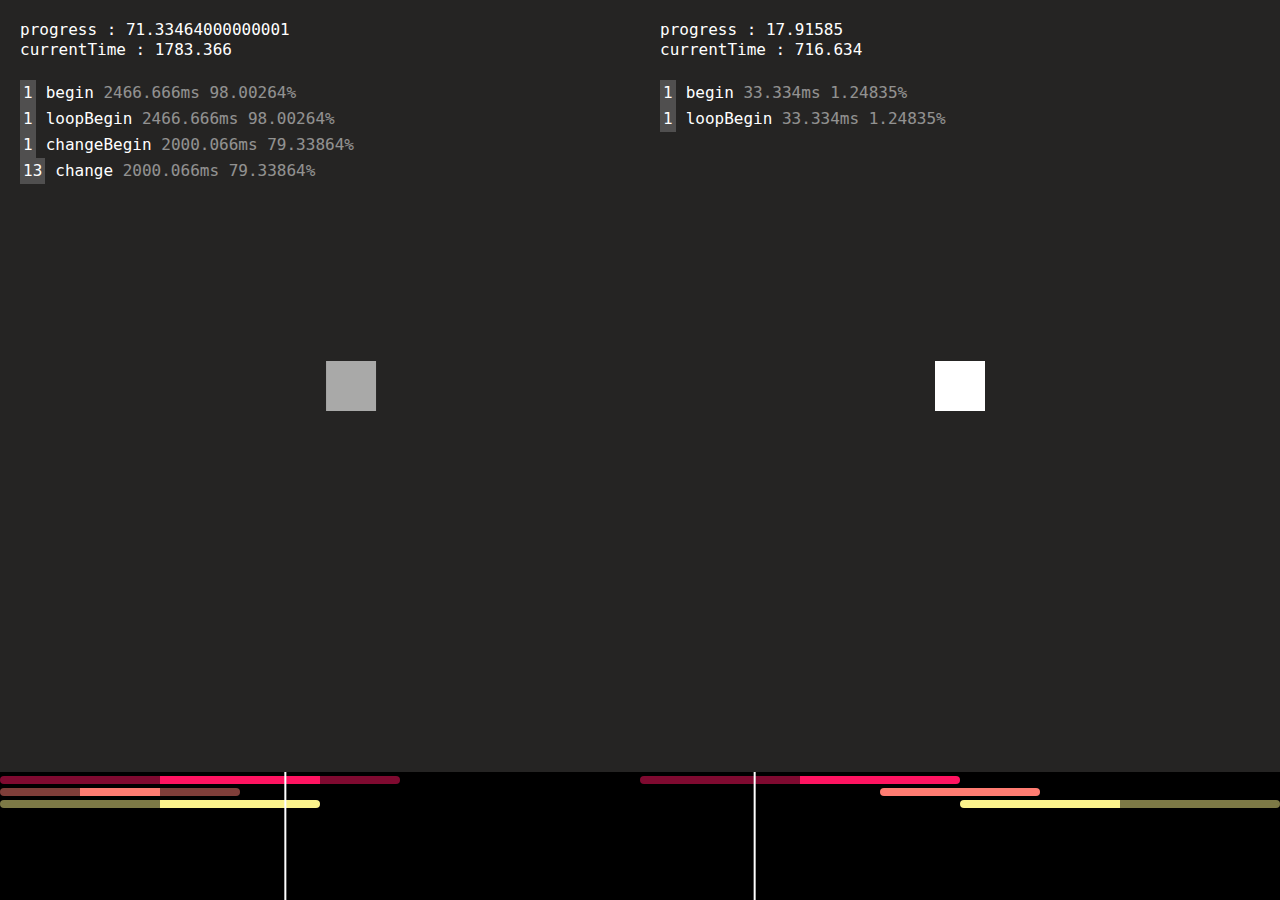
<file: Animacion/anime-master/documentation/examples/callbacks.html>
<!DOCTYPE html>
<html>
<head>
  <title>Anime states system | anime.js</title>
  <meta charset="utf-8">
  <meta name="viewport" content="width=device-width, initial-scale=1, maximum-scale=1">
  <meta property="og:title" content="anime.js">
  <meta property="og:url" content="https://animejs.com">
  <meta property="og:description" content="Javascript Animation Engine">
  <meta property="og:image" content="https://animejs.com/documentation/assets/img/icons/og.png">
  <meta name="twitter:card" content="summary">
  <meta name="twitter:title" content="anime.js">
  <meta name="twitter:site" content="@juliangarnier">
  <meta name="twitter:description" content="Javascript Animation Engine">
  <meta name="twitter:image" content="https://animejs.com/documentation/assets/img/icons/twitter.png">
  <link rel="apple-touch-icon-precomposed" href="../assets/img/social-media-image.png">
  <link rel="icon" type="image/png" href="../assets/img/favicon.png" >
  <link href="../assets/css/animejs.css" rel="stylesheet">
  <link href="../assets/css/documentation.css" rel="stylesheet">
  <style>

    body {
      display: flex;
      flex-wrap: no-wrap;
      justify-content: space-around;
      align-items: center;
      position: absolute;
      width: 100%;
      height: 100vh;
      padding-bottom: 128px;
    }

    .el {
      width: 50px;
      height: 50px;
      background-color: currentColor;
    }

    .log {
      overflow-y: scroll;
      position: absolute;
      top: 0;
      height: 100%;
      padding: 20px;
      padding-top: 80px;
      font-size: 16px;
      line-height: 20px;
      text-align: left;
      font-family: monospace;
    }

    .log-animation {
      left: 0;
      width: 50%;
    }

    .log-timeline {
      left: 50%;
      width: 50%;
    }

    .counter {
      display: inline-block;
      margin-right: 10px;
      padding: 3px;
      background-color: rgba(255,255,255,.2);
    }

    .currentTime, .progress { opacity: .5 }

    .time {
      position: absolute;
      top: 0;
      height: 80px;
      padding: 20px;
      font-size: 16px;
      line-height: 20px;
      text-align: left;
      font-family: monospace;
    }

    .time-animation {
      left: 0;
      width: 50%;
    }

    .time-timeline {
      left: 50%;
      width: 50%;
    }

    /* Player animation */

    .timeline {
      position: fixed;
      bottom: 0;
      height: 128px;
      padding-top: 4px;
      background-color: #000;
    }

    .timeline.player-animation {
      width: 50%;
      left: 0;
    }

    .timeline.player-timeline {
      width: 50%;
      left: 50%;
    }

    .tl-needle {
      position: absolute;
      z-index: 2;
      top: 0;
      left: 0;
      bottom: 0;
      width: 2px;
      margin-left: -1px;
      background-color: #FFF;
    }

    .tl-animation {
      position: relative;
      display: flex;
      justify-content: space-between;
      width: auto;
      height: 8px;
      margin-bottom: 4px;
      background-color: currentColor;
      border-radius: .5rem;
    }

    .tl-delay,
    .tl-end-delay {
      width: auto;
      height: 100%;
      background-color: rgba(0,0,0,.5);
    }

  </style>
</head>
<body>

  <div class="el color-04"></div>

  <div class="el color-08"></div>

  <div class="log log-animation"></div>
  <div class="time time-animation"></div>

  <div class="log log-timeline"></div>
  <div class="time time-timeline"></div>

</body>
<script type="module">

  import anime from '../../src/index.js';

  var animationTimeLogEl = document.querySelector('.time-animation');
  var timelineTimeLogEl = document.querySelector('.time-timeline');

  var animation = anime({
    targets: '.el.color-04',
    translateX: [
      {value: 200},
      {value: -200},
      {value: 200}
    ],
    rotate: {
      value: 720,
      easing: 'easeInOutCirc',
      duration: 500,
      delay: 500
    },
    opacity: {
      value: .5,
      easing: 'linear',
      duration: 1000,
      delay: 1000,
      endDelay: 0
    },
    delay: 1000,
    endDelay: 500,
    duration: 1000,
    easing: 'easeOutQuad',
    direction: 'reverse',
    loop: 2,
    autoplay: false,
    update: function(a) {
      animationTimeLogEl.innerHTML = 'progress : ' + a.progress + '<br>currentTime : ' + a.currentTime;
    },
  });


  var tl = anime.timeline({
    targets: '.el.color-08',
    easing: 'easeInOutQuad',
    autoplay: false,
    direction: 'alternate',
    loop: 3,
    update: function(a) {
      timelineTimeLogEl.innerHTML = 'progress : ' + a.progress + '<br>currentTime : ' + a.currentTime;
    }
  })
  .add({
    translateX: 100,
    delay: 1000
  })
  .add({
    translateY: 100
  }, '-=500')
  .add({
    rotate: 360,
    endDelay: 1000
  }, '-=500');


  function animePlayer(instance, playerClass) {

    function createEl(type, className, parentEl) {
      var el = document.createElement(type);
      if (className) el.classList.add(className);
      if (parentEl) parentEl.appendChild(el);
      return el;
    }

    var timelineEl = createEl('div', 'timeline', document.body);
    if (playerClass) timelineEl.classList.add(playerClass);
    var needleEl = createEl('div', 'tl-needle', timelineEl);
    var animations = [];
    var colors = ['#FF1461','#FF7C72','#FBF38C','#A6FF8F','#18FF92','#1CE2B2','#5EF3FB','#61C3FF','#5A87FF','#8453E3','#C26EFF','#FB89FB'];
    var colorIndex = 0;

    function convertMStoEM(ms) { return ms / 100; }
    function convertEMtoMS(em) { return parseFloat(em) * 250; }

    function createAnimationLog(animObj, timelineOffset) {
      var anim = animObj;
      anim.player = {};
      anim.player.animationEl = createEl('div', 'tl-animation', timelineEl);
      anim.player.delayEl = createEl('div', 'tl-delay', anim.player.animationEl);
      anim.player.endDelayEl = createEl('div', 'tl-end-delay', anim.player.animationEl);
      anim.update = function() {
        anime.set(anim.player.animationEl, {
          left: convertMStoEM(timelineOffset) + 'em',
          width: convertMStoEM(anim.duration) + 'em'
        });
        anime.set(anim.player.delayEl, {width: (anim.delay / anim.duration) * 100 + '%'});
        anime.set(anim.player.endDelayEl, {width: (anim.endDelay / anim.duration) * 100 + '%'});
      }
      anime.set(anim.player.animationEl, {color: colors[colorIndex]});
      colorIndex++;
      if (!colors[colorIndex]) colorIndex = 0;
      anim.update();
      animations.push(anim);
      return anim;
    }

    instance.pause();

    var playerAnimation = anime({
      targets: needleEl,
      translateX: convertMStoEM(instance.duration) + 'em',
      duration: instance.duration,
      direction: instance.direction,
      loop: instance.loop,
      easing: 'linear',
      update: function(a) {
        instance.seek(a.currentTime);
      },
      complete: function(a) {
        instance.seek(a.currentTime);
      }
    });

    if (instance.children.length) {
      instance.children.forEach(function(child) {
        child.animations.forEach(function(anim) {
          createAnimationLog(anim, child.timelineOffset);
        });
      })
    } else {
      instance.animations.forEach(function(anim) {
        createAnimationLog(anim);
      });
    }

  }

  animePlayer(animation, 'player-animation');
  animePlayer(tl, 'player-timeline');

  function logCallbacks(animation, logEl, callbacks) {

    function appendLog(cbName) {
      animation[cbName] = function() {
        var pEl = document.createElement('p');
        var counterSpanEl = document.createElement('span');
        var currentTimeSpanEl = document.createElement('span');
        var progressSpanEl = document.createElement('span');
        var textSpanEl = document.createElement('span');
        var lastPEl = logEl.querySelector('p:last-child');
        currentTimeSpanEl.innerHTML = ' ' + animation.currentTime + 'ms';
        progressSpanEl.innerHTML = ' ' + animation.progress + '%';
        if (lastPEl && lastPEl.querySelector('.text').innerHTML === cbName) {
          var lastCountEl = lastPEl.querySelector('.counter');
          var lastCountValue = parseFloat(lastCountEl.innerHTML);
          lastCountValue++;
          lastCountEl.innerHTML = lastCountValue;
        } else {
          counterSpanEl.innerHTML = 1;
          textSpanEl.innerHTML = cbName;
          counterSpanEl.classList.add('counter');
          textSpanEl.classList.add('text');
          currentTimeSpanEl.classList.add('currentTime');
          progressSpanEl.classList.add('progress');
          pEl.appendChild(counterSpanEl);
          pEl.appendChild(textSpanEl);
          pEl.appendChild(currentTimeSpanEl);
          pEl.appendChild(progressSpanEl);
          logEl.appendChild(pEl);
          logEl.scrollTop = logEl.scrollHeight;
        }
      }
    }

    callbacks.forEach(appendLog);

  }

  logCallbacks(animation, document.querySelector('.log-animation'), [
    'begin',
    'loopBegin',
    'changeBegin',
    'change',
    'changeComplete',
    'loopComplete',
    'complete'
  ]);


  logCallbacks(tl, document.querySelector('.log-timeline'), ['begin',
    'loopBegin',
    'changeBegin',
    'change',
    'changeComplete',
    'loopComplete',
    'complete'
  ]);


</script>
</html>
</file>
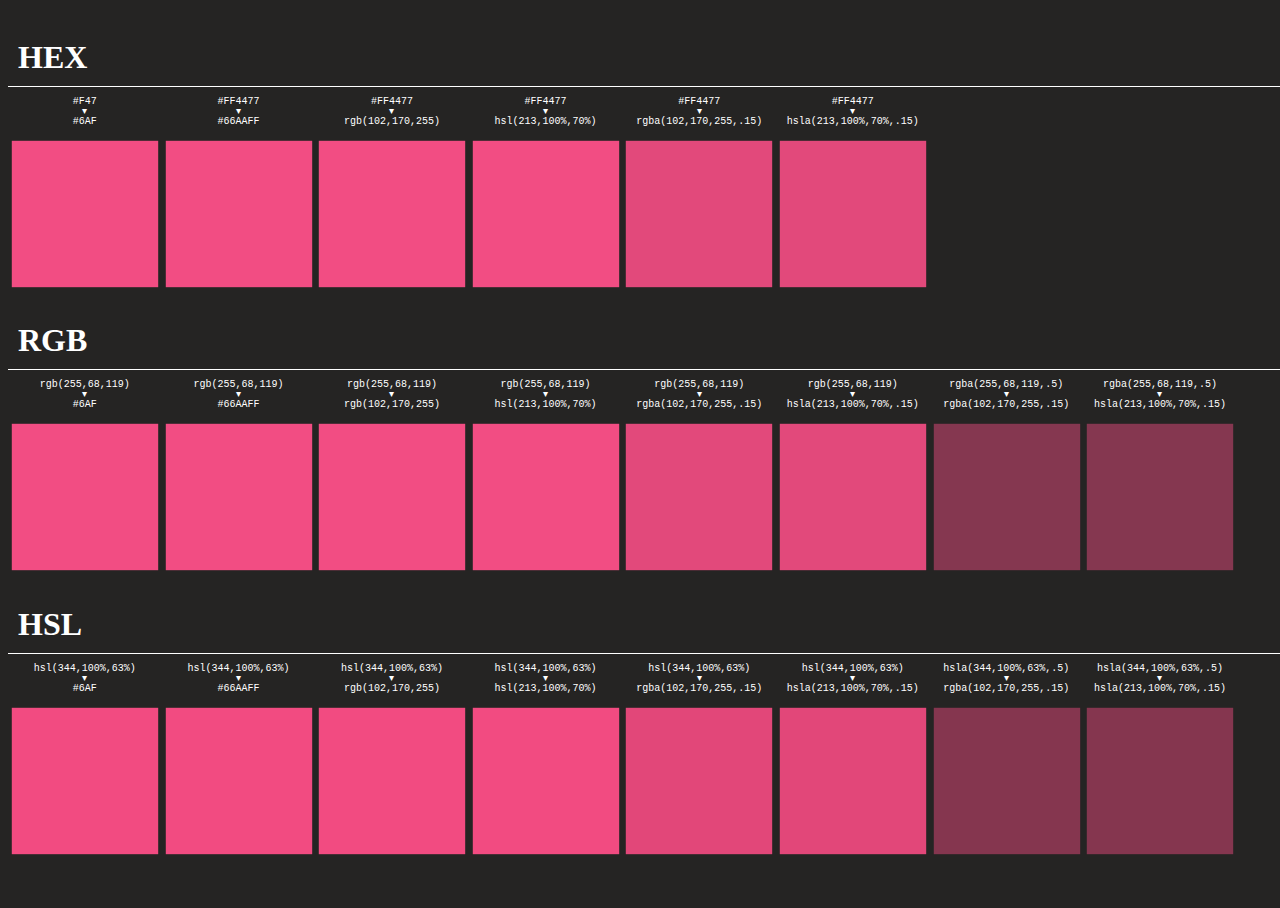
<file: Animacion/anime-master/documentation/examples/colors-test.html>
<!DOCTYPE html>
<html>
<head>
  <title>Colors test | anime.js</title>
  <meta charset="utf-8">
  <meta name="viewport" content="width=device-width, initial-scale=1, maximum-scale=1">
  <meta property="og:title" content="anime.js">
  <meta property="og:url" content="https://animejs.com">
  <meta property="og:description" content="Javascript Animation Engine">
  <meta property="og:image" content="https://animejs.com/documentation/assets/img/icons/og.png">
  <meta name="twitter:card" content="summary">
  <meta name="twitter:title" content="anime.js">
  <meta name="twitter:site" content="@juliangarnier">
  <meta name="twitter:description" content="Javascript Animation Engine">
  <meta name="twitter:image" content="https://animejs.com/documentation/assets/img/icons/twitter.png">
  <link rel="apple-touch-icon-precomposed" href="../assets/img/social-media-image.png">
  <link rel="icon" type="image/png" href="../assets/img/favicon.png">
  <link href="../assets/css/documentation.css" rel="stylesheet">
  <script src="../../lib/anime.min.js"></script>
  <!-- <script src="../assets/js/anime/anime.2.0.2.js"></script> -->
  <!-- <script src="../assets/js/anime/anime.1.3.js"></script> -->
  <style>
    body {
      width: 100%;
      height: 100vh;
    }
    .color-tests {
      display: flex;
      flex-wrap: wrap;
    }
    .section-title {
      display: block;
      width: 100%;
      margin-bottom: 10px;
      padding: 10px;
      border-bottom: 1px solid #FFF;
    }
    .color-test {
      flex-shrink: 2;
      text-align: center;
      font-size: 10px;
      line-height: 1em;
      font-family: monospace;
    }
    .color-el {
      display: flex;
      align-items: center;
      justify-content: center;
      position: relative;
      width: 12vw;
      height: 12vw;
      margin-top: 10px;
    }
  </style>
</head>
<body>
  <section class="color-section">
    <h1 class="section-title">HEX</h1>
    <div class="color-tests">
      <div class="color-test hex-to-hex-shorthand">#F47<br>▾<br>#6AF</div>
      <div class="color-test hex-to-hex">#FF4477<br>▾<br>#66AAFF</div>
      <div class="color-test hex-to-rgb">#FF4477<br>▾<br>rgb(102,170,255)</div>
      <div class="color-test hex-to-hsl">#FF4477<br>▾<br>hsl(213,100%,70%)</div>
      <div class="color-test hex-to-rgba">#FF4477<br>▾<br>rgba(102,170,255,.15)</div>
      <div class="color-test hex-to-hsla">#FF4477<br>▾<br>hsla(213,100%,70%,.15)</div>
    </div>
  </section>
  <section class="color-section">
    <h1 class="section-title">RGB</h1>
    <div class="color-tests">
      <div class="color-test rgb-to-hex-shorthand">rgb(255,68,119)<br>▾<br>#6AF</div>
      <div class="color-test rgb-to-hex">rgb(255,68,119)<br>▾<br>#66AAFF</div>
      <div class="color-test rgb-to-rgb">rgb(255,68,119)<br>▾<br>rgb(102,170,255)</div>
      <div class="color-test rgb-to-hsl">rgb(255,68,119)<br>▾<br>hsl(213,100%,70%)</div>
      <div class="color-test rgb-to-rgba">rgb(255,68,119)<br>▾<br>rgba(102,170,255,.15)</div>
      <div class="color-test rgb-to-hsla">rgb(255,68,119)<br>▾<br>hsla(213,100%,70%,.15)</div>
      <div class="color-test rgba-to-rgba">rgba(255,68,119,.5)<br>▾<br>rgba(102,170,255,.15)</div>
      <div class="color-test rgba-to-hsla">rgba(255,68,119,.5)<br>▾<br>hsla(213,100%,70%,.15)</div>
    </div>
  </section>
  <section class="color-section">
    <h1 class="section-title">HSL</h1>
    <div class="color-tests">
      <div class="color-test hsl-to-hex-shorthand">hsl(344,100%,63%)<br>▾<br>#6AF</div>
      <div class="color-test hsl-to-hex">hsl(344,100%,63%)<br>▾<br>#66AAFF</div>
      <div class="color-test hsl-to-rgb">hsl(344,100%,63%)<br>▾<br>rgb(102,170,255)</div>
      <div class="color-test hsl-to-hsl">hsl(344,100%,63%)<br>▾<br>hsl(213,100%,70%)</div>
      <div class="color-test hsl-to-rgba">hsl(344,100%,63%)<br>▾<br>rgba(102,170,255,.15)</div>
      <div class="color-test hsl-to-hsla">hsl(344,100%,63%)<br>▾<br>hsla(213,100%,70%,.15)</div>
      <div class="color-test hsla-to-rgba">hsla(344,100%,63%,.5)<br>▾<br>rgba(102,170,255,.15)</div>
      <div class="color-test hsla-to-hsla">hsla(344,100%,63%,.5)<br>▾<br>hsla(213,100%,70%,.15)</div>
    </div>
  </section>
  <script>

    var colorTestEls = document.querySelectorAll('.color-test');

    function createTest(el) {
      var testHtml = el.innerHTML;
      var testValues = testHtml.split('<br>▾<br>');
      var colorEl = document.createElement('div');
      colorEl.classList.add('color-el');
      el.appendChild(colorEl);
      anime({
        targets: colorEl,
        backgroundColor: [testValues[0], testValues[1]],
        scale: [.97, .75],
        direction: 'alternate',
        easing: 'easeInOutSine',
        duration: 4000,
        loop: true
      });
    }

    for (var i = 0; i < colorTestEls.length; i++) createTest(colorTestEls[i]);

  </script>
</body>
</html>
</file>
<file: Animacion/styleR.css>
#fuera {
    background-color: #03cafc;
    height: 100vh;
    position: absolute;
    -webkit-animation: AnimationName 10s ease infinite;
    -moz-animation: AnimationName 10s ease infinite;
    animation: AnimationName 10s ease infinite;
    z-index: 999;
}
.caja{
    position: absolute;
    top: 40vh; left: 25vw;
    align-items: center;
    background-color: #03cafc;
    background-size: 600% 600%;
    -webkit-animation: AnimationName 10s ease infinite;
    -moz-animation: AnimationName 10s ease infinite;
    animation: AnimationName 10s ease infinite;
    align-content: center;
}
.col-3 img{
    height: 40px;
    width: 40px;
}

@-webkit-keyframes AnimationName {
    0%{background-position:7% 0%}
    50%{background-position:94% 100%}
    100%{background-position:7% 0%}
}
@-moz-keyframes AnimationName {
    0%{background-position:7% 0%}
    50%{background-position:94% 100%}
    100%{background-position:7% 0%}
}
@keyframes AnimationName {
    0%{background-position:7% 0%}
    50%{background-position:94% 100%}
    100%{background-position:7% 0%}
}
 input{
    background-color: #03cafc;
    background-size: 600% 600%;
    -webkit-animation: AnimationName 10s ease infinite;
    -moz-animation: AnimationName 10s ease infinite;
    animation: AnimationName 10s ease infinite;
    align-content: center;
    text-align: center;
    width: 100%;
    color: white;
 }
</file>
<file: MasCercano/style.css>
@font-face {
    font-family: Campton;
    src: url(../Fuentes/campton-cufonfonts/CamptonLight.otf) format('truetype');
  }
  body {
    background-color: #03cafc;
    display: flex;
    flex-direction: column;
    width: 100%;
    height: 100vh; 
    font-family: Campton;
  }
  .container-fluid{
    background-color: #03cafc;
  }
.container{
    align-content: center;
}
h2,h4{
    text-align: center;
    margin: 0;
    padding: 0;
}
.selector{
    background-color: #03cafc;
    margin-top: 4rem;
    margin-bottom: 2rem;
    padding-top: 5px;
    text-align: center;
    border: 1px solid black;
    font-weight: bold;
    margin-left: 25%;
    margin-right: 25%;
}
.selector:hover{
    opacity: 0.9;
    border: 1px solid green;
}
a{
    text-decoration: none;
}
nav{
    background-color: #03cafc;
    min-width: 200px;
}
.pepe{
    border-radius: 15px;
    border: solid 2px white;
    margin-bottom: 2rem;
    padding: 0.5rem;
    color: white;
    background-color: #0dc4f1;
    background-size: 400% 400%;
    -webkit-animation: AnimationNamepepe 11s ease infinite;
    -moz-animation: AnimationNamepepe 11s ease infinite;
    animation: AnimationNamepepe 11s ease infinite;
    font-family: Campton;
    font-size: 20px;
}
@-webkit-keyframes AnimationNamepepe {
    0%{background-position:22% 0%}
    50%{background-position:79% 100%}
    100%{background-position:22% 0%}
}
@-moz-keyframes AnimationNamepepe {
    0%{background-position:22% 0%}
    50%{background-position:79% 100%}
    100%{background-position:22% 0%}
}
@keyframes AnimationNamepepe {
    0%{background-position:22% 0%}
    50%{background-position:79% 100%}
    100%{background-position:22% 0%}
}
img{
    max-width: 100%;
    float: right;
}

.col-12{
    background-color: #0dc4f1;
  }
.AbiertoR{
    color: darkgreen;

}
.CerradoR{
    color: darkred;
    vertical-align: text-bottom;
}
.SininfoR{
    color:chocolate;
    vertical-align: bottom;
}
.estadoR{
    float: left;
    max-width: 40%;
    height: 5vh;
    max-height: 50px;
    min-height: 10px;
    min-width: 15px;
}
.contR{
    width: 100%;
    min-width: 40%;
    max-height: 20%;
}
span{
    font-weight: bold;
    display: inline-block;
    margin-top: 0.5rem;
    margin-left: 0.5rem;
}
</file>
<file: LandingPage/css/style.css>
@charset "UTF-8";
body {
    font-family: 'Rubik', sans-serif;
    position: relative;
}

a {
    color: #8cf8b8;
}

a:hover,
a:focus {
    color: #8cf8b8;
}

h1 {
    font-size: 60px;
    font-weight: 300;
    letter-spacing: -1px;
    margin-bottom: 1.5rem;
}

h2 {
    font-size: 45px;
    font-weight: 300;
    color: #2234f9;
    letter-spacing: -1px;
    margin-bottom: 1rem;
}

h3 {
    color: #2234f9;
    font-size: 33px;
    font-weight: 500;
}

h4 {
    font-size: 20px;
    font-weight: 500;
    color: #2234f9;
}

h5 {
    font-size: 28px;
    font-weight: 300;
    color: #2234f9;
    margin-bottom: 0.7rem;
}

p {
    color: #959094;
}

p.lead {
    color: #8cf8b8;
    margin-bottom: 2rem;
}

.text-primary {
    color: #8cf8b8 !important;
}

.light-font {
    font-weight: 300;
}

.btn {
    font-size: 12px;
    font-weight: 400;
    text-transform: uppercase;
    padding: 0.375rem 1.35rem;
    transition: all 0.3s ease;
}

.btn-outline-light:hover {
    color: #2234f9;
}

.btn-primary {
    border-radius: 3px;
    background-image: -moz-linear-gradient( 122deg, #2234f9 0%, #8cf8b8 100%);
    background-image: -webkit-linear-gradient( 122deg, #2234f9 0%, #8cf8b8 100%);
    background-image: -ms-linear-gradient( 122deg, #2234f9 0%, #8cf8b8 100%);
    background-image: linear-gradient( 122deg, #2234f9 0%, #8cf8b8 100%);
    box-shadow: 0px 9px 32px 0px rgba(0, 0, 0, 0.2);
    font-weight: 500;
    padding: 0.6rem 2rem;
    border: 0;
}

.btn-primary:hover,
.btn-primary:focus,
.btn-primary:active,
.btn-primary:not([disabled]):not(.disabled).active,
.btn-primary:not([disabled]):not(.disabled):active,
.show>.btn-primary.dropdown-toggle {
    background-image: linear-gradient( 122deg, #8cf8b8 0%, #2234f9 100%);
    box-shadow: 0px 9px 32px 0px rgba(0, 0, 0, 0.3);
    color: #FFF;
}

.btn-light {
    border-radius: 3px;
    background: #FFF;
    box-shadow: 0px 9px 32px 0px rgba(0, 0, 0, 0.26);
    font-size: 14px;
    font-weight: 500;
    color: #005075;
    margin: 0.5rem;
    padding: 0.7rem 1.6rem;
    line-height: 1.8;
}

.btn-group-lg>.btn,
.btn-lg {
    padding: 0.7rem 1rem;
    font-size: 15px;
}

.light-bg {
    background-color: #faf6fb;
}

.section {
    padding: 80px 0;
}

.section-title {
    text-align: center;
    margin-bottom: 3rem;
}

.section-title small {
    color: #005075;
}

@media (max-width:767px) {
    h1 {
        font-size: 40px;
    }
    h2 {
        font-size: 30px;
    }
}


/* NAVBAR
----------------------*/

.nav-menu {
    padding: 1rem 0;
    transition: all 0.3s ease;
}

.nav-menu.is-scrolling,
.nav-menu.menu-is-open {
    background-color: rgb(74, 13, 143);
    background: -moz-linear-gradient(135deg, #2234f9 0%, #8cf8b8 100%);
    background: -webkit-linear-gradient(135deg, #2234f9 0%, #8cf8b8 100%);
    background: linear-gradient(135deg, #2234f9 0%, #8cf8b8 100%);
    -webkit-box-shadow: 0px 5px 23px 0px rgba(0, 0, 0, 0.1);
    -moz-box-shadow: 0px 5px 23px 0px rgba(0, 0, 0, 0.1);
    box-shadow: 0px 5px 23px 0px rgba(0, 0, 0, 0.1);
}

.nav-menu.is-scrolling {
    padding: 0;
}

.navbar-nav .nav-link {
    position: relative;
}

@media (min-width: 992px) {
    .navbar-expand-lg .navbar-nav .nav-link {
        padding-right: 1rem;
        padding-left: 1rem;
        font-size: 14px;
    }
    .navbar-nav>.nav-item>.nav-link.active:after {
        content: "";
        border-bottom: 2px solid #00c3ff;
        left: 1rem;
        right: 1rem;
        bottom: 5px;
        height: 1px;
        position: absolute;
    }
}

@media (max-width:991px) {
    .navbar-nav.is-scrolling {
        padding-bottom: 1rem;
    }
    .navbar-nav .nav-item {
        text-align: center;
    }
}


/* HERO
----------------------*/

header {
    padding: 100px 0 0;
    text-align: center;
    color: #FFF;
}

.bg-gradient {
    background-image: -moz-linear-gradient( 135deg, #2234f9 0%, #8cf8b8 100%);
    background-image: -webkit-linear-gradient( 135deg, #2234f9 0%, #8cf8b8 100%);
    background-image: -ms-linear-gradient( 135deg, #2234f9 0%, #8cf8b8 100%);
    background-image: linear-gradient( 135deg, #2234f9 0%, #8cf8b8 100%);
}

.tagline {
    font-size: 23px;
    font-weight: 300;
    color: #ffffff;
    max-width: 800px;
    margin: 0 auto;
}

.img-holder {
    height: 0;
    padding-bottom: 33%;
    overflow: hidden;
}

@media (max-width:1200px) {
    .img-holder {
        padding-bottom: 50%;
    }
}

@media (max-width:767px) {
    .tagline {
        font-size: 17px;
    }
    .img-holder {
        padding-bottom: 100%;
    }
}


/* FEATURES
----------------------*/

.gradient-fill:before {
    color: #8cf8b8;
    background: -moz-linear-gradient(top, #2234f9 0%, #8cf8b8 100%);
    background: -webkit-linear-gradient(top, #2234f9 0%, #8cf8b8 100%);
    background: linear-gradient(to bottom, #2234f9 0%, #8cf8b8 100%);
    -webkit-background-clip: text;
    background-clip: text;
    -webkit-text-fill-color: transparent;
}

.card.features {
    border: 0;
    border-radius: 3px;
    box-shadow: 0px 5px 7px 0px rgba(0, 0, 0, 0.04);
    transition: all 0.3s ease;
}

@media (max-width:991px) {
    .card.features {
        margin-bottom: 2rem;
    }
    [class^="col-"]:last-child .card.features {
        margin-bottom: 0;
    }
}

.card.features:before {
    content: "";
    position: absolute;
    width: 3px;
    color: #8cf8b8;
    background: -moz-linear-gradient(top, #2234f9 0%, #8cf8b8 100%);
    background: -webkit-linear-gradient(top, #2234f9 0%, #8cf8b8 100%);
    background: linear-gradient(to bottom, #2234f9 0%, #8cf8b8 100%);
    top: 0;
    bottom: 0;
    left: 0;
}

.card-text {
    font-size: 14px;
}

.card.features:hover {
    transform: translateY(-3px);
    -moz-box-shadow: 0px 5px 30px 0px rgba(0, 0, 0, 0.08);
    -webkit-box-shadow: 0px 5px 30px 0px rgba(0, 0, 0, 0.08);
    box-shadow: 0px 5px 30px 0px rgba(0, 0, 0, 0.08);
}

.box-icon {
    box-shadow: 0px 0px 43px 0px rgba(0, 0, 0, 0.14);
    padding: 10px;
    width: 70px;
    border-radius: 3px;
    margin-bottom: 1.5rem;
    background-color: #FFF;
}

.circle-icon {
    box-shadow: 0px 9px 32px 0px rgba(0, 0, 0, 0.07);
    padding: 10px;
    width: 100px;
    height: 100px;
    border-radius: 50%;
    margin-bottom: 1.5rem;
    background-color: #FFF;
    color: #00628f;
    font-size: 48px;
    text-align: center;
    line-height: 80px;
    font-weight: 300;
    transition: all 0.3s ease;
}

@media (max-width:992px) {
    .circle-icon {
        width: 70px;
        height: 70px;
        font-size: 28px;
        line-height: 50px;
    }
}

.ui-steps li:hover .circle-icon {
    background-image: -moz-linear-gradient( 122deg, #00628f 0%, #8cf8b8 100%);
    background-image: -webkit-linear-gradient( 122deg, #00628f 0%, #8cf8b8 100%);
    background-image: -ms-linear-gradient( 122deg, #00628f 0%, #8cf8b8 100%);
    background-image: linear-gradient( 122deg, #00628f 0%, #8cf8b8 100%);
    box-shadow: 0px 9px 32px 0px rgba(0, 0, 0, 0.09);
    color: #FFF;
}

.ui-steps li {
    padding: 15px 0;
}

.ui-steps li:not(:last-child) {
    border-bottom: 1px solid #f8e3f0;
}

.perspective-phone {
    position: relative;
    
    
}

@media (min-width:992px) {
    .perspective-phone {
        margin-top: -150px;
    }
}


/*  TABS
----------------------*/

.tab-content {
    border-bottom-right-radius: 3px;
    border-bottom-left-radius: 3px;
    background-color: #FFF;
    box-shadow: 0px 5px 7px 0px rgba(0, 0, 0, 0.04);
    padding: 3rem;
}

@media (max-width:992px) {
    .tab-content {
        padding: 1.5rem;
    }
}

.tab-content p {
    line-height: 1.8;
}

.tab-content h2 {
    margin-bottom: 0.5rem;
}

.nav-tabs {
    border-bottom: 0;
}

.nav-tabs .nav-item .nav-link,
.nav-tabs .nav-link:focus,
.nav-tabs .nav-link:hover {
    padding: 1rem 1rem;
    border-color: #faf6fb #faf6fb #FFF;
    font-size: 19px;
    color: #b5a4c8;
    background: #f5eff7;
}

.nav-tabs .nav-link.active {
    background: #FFF;
    border-top-width: 3px;
    border-color: #00628f #faf6fb #FFF;
    color: #003757;
}


/*  TESTIMONIALS
----------------------*/

.owl-carousel .owl-item img.client-img {
    width: 110px;
    margin: 30px auto;
    border-radius: 50%;
    box-shadow: 0px 9px 32px 0px rgba(0, 0, 0, 0.07);
}

.testimonials-single {
    text-align: center;
    max-width: 80%;
    margin: 0 auto;
}

.blockquote {
    color: #7a767a;
    font-weight: 300;
}

.owl-next.disabled,
.owl-prev.disabled {
    opacity: 0.5;
}

.owl-prev,
.owl-next {
    position: absolute;
    top: 50%;
    transform: translateY(-50%);
}

.owl-prev {
    left: 0;
}

.owl-next {
    right: 0;
}

.owl-theme .owl-nav.disabled+.owl-dots {
    margin-top: 60px;
}

.owl-theme .owl-dots .owl-dot span {
    background: #e7d9eb;
    width: 35px;
    height: 8px;
    border-radius: 10px;
    transition: all 0.3s ease-in;
}

.owl-theme .owl-dots .owl-dot:hover span {
    background: #00628f;
}

.owl-theme .owl-dots .owl-dot.active span {
    background: #00628f;
    box-shadow: 0px 9px 32px 0px rgba(0, 0, 0, 0.07);
}


/*  IMAGE GALLERY
----------------------*/

.img-gallery .owl-item {
    box-shadow: 0px 9px 32px 0px rgba(0, 0, 0, 0.07);
    transform: scale(0.8);
    transition: all 0.3s ease-in;
}

.img-gallery .owl-item.center {
    transform: scale(1);
}


/*  PRICING
----------------------*/

@media (max-width:992px) {
    .card-deck {
        -ms-flex-direction: column;
        flex-direction: column;
    }
    .card-deck .card {
        margin-bottom: 15px;
    }
}

.card.pricing {
    border: 1px solid #f1eef1;
}

.card.pricing.popular {
    border-top-width: 3px;
    border-color: #00628f #faf6fb #FFF;
    box-shadow: 0px 12px 59px 0px rgba(36, 7, 31, 0.11);
    color: #00628f;
}

.card.pricing .card-head {
    text-align: center;
    padding: 40px 0 20px;
}

.card.pricing .card-head .price {
    display: block;
    font-size: 45px;
    font-weight: 300;
    color: #00628f;
}

.card.pricing .card-head .price sub {
    bottom: 0;
    font-size: 55%;
}

.card.pricing .list-group-item {
    border: 0;
    text-align: center;
    color: #959094;
    padding: 1.05rem 1.25rem;
}

.card.pricing .list-group-item del {
    color: #d9d3d8;
}

.card.pricing .card-body {
    padding: 1.75rem;
}


/*  CALL TO ACTION
----------------------*/

.call-to-action {
    text-align: center;
    color: #FFF;
    margin: 3rem 0;
}

.call-to-action .box-icon {
    margin-left: auto;
    margin-right: auto;
    border-radius: 5px;
    transform: scale(0.85);
    margin-bottom: 2.5rem;
}

.call-to-action h2 {
    color: #FFF;
}

.call-to-action .tagline {
    font-size: 16px;
    font-weight: 300;
    color: #ffffff;
    max-width: 650px;
    margin: 0 auto;
}

.btn-light img {
    margin-right: 0.4rem;
    vertical-align: text-bottom;
}


/*  FOOTER
----------------------*/

.social-icons {
    text-align: right;
}

.social-icons a {
    background-color: #FFF;
    box-shadow: 0px 0px 21px 0px rgba(0, 0, 0, 0.05);
    width: 50px;
    height: 50px;
    display: inline-block;
    text-align: center;
    line-height: 50px;
    margin: 0 0.3rem;
    border-radius: 5px;
    color: #979fff;
    transition: all 0.3s ease;
}

.social-icons a:hover {
    text-decoration: none;
    color: #2234f9;
}

@media (max-width:991px) {
    .social-icons {
        text-align: center;
        margin-top: 2rem;
    }
}
.logoxs {
        height: 100px;
        width: 100px;
        
     }

.texto{
    
    text-align: center;
    color: #00c3ff;
}
</file>
<file: Slider/style.css>
:root {
  --main-white-color: rgb(255, 255, 255);
  --main-black-color: rgb(255, 255, 255);
}

* {
  padding: 0;
  margin: 0;
  box-sizing: border-box;
}

.static {
  position: static;
}

.cover {
  background-size: cover;
  background-position: center;
  background-repeat: no-repeat;
}

.owl-carousel .owl-slide {
  position: relative;
  height: 100vh;
  background-color: rgb(255, 255, 255);
}

.owl-carousel .owl-slide-animated {
  transform: translateX(20px);
  opacity: 0;
  visibility: hidden;
  transition: all 0.05s;
}

.owl-carousel .owl-slide-animated.is-transitioned {
  transform: none;
  opacity: 1;
  visibility: visible;
  transition: all 0.5s;
}

.owl-carousel .owl-slide-title.is-transitioned {
  transition-delay: 0.2s;
  
  color: white;
  
  
  font-family: 'Trebuchet MS', 'Lucida Sans Unicode', 'Lucida Grande', 'Lucida Sans', Arial, sans-serif;
}

.owl-carousel .owl-slide-subtitle.is-transitioned {
  transition-delay: 0.35s;
  color: rgb(255, 255, 255);
  text-shadow: 1px 1px 1px rgb(0, 0, 0);
  
}

.owl-carousel .owl-slide-cta.is-transitioned {
  transition-delay: 0.5s;
}

.owl-carousel .owl-dots,
.owl-carousel .owl-nav {
  
  position: absolute;
}

.owl-carousel .owl-dots .owl-dot,
.owl-carousel .owl-nav [class*="owl-"]:focus {
  outline: none;
}

.owl-carousel .owl-dots .owl-dot span {
  background: transparent;
  border: 2px solid var(--main-black-color);
  transition: all 0.2s ease;
  
}

.owl-carousel .owl-dots .owl-dot:hover span,
.owl-carousel .owl-dots .owl-dot.active span {
  background: var(--main-black-color);
}

.owl-carousel .owl-nav {
  left: 50%;
  top: 10%;
  transform: translateX(-50%);
  margin: 0;
  
  
}

.owl-carousel .owl-nav svg {
  opacity: 0.3;
  transition: opacity 0.3s;
  
}

.owl-carousel .owl-nav button:hover svg {
  opacity: 1;
  
}

.owl-carousel .owl-nav [class*="owl-"]:hover {
  background: transparent;
}

section {
  display: none;
}

@media screen and (max-width: 575px) {
  .owl-carousel .owl-nav {
    top: 5%;
  }
  
  .owl-carousel .owl-nav svg {
    width: 24px;
    height: 24px;
  }
}



.boton-19 {
  appearance: boton;
  background-color: #1899D6;
  border: solid transparent;
  border-radius: 16px;
  border-width: 0 0 4px;
  box-sizing: border-box;
  color: #FFFFFF;
  cursor: pointer;
  display: inline-block;
  font-family: din-round,sans-serif;
  font-size: 15px;
  font-weight: 700;
  letter-spacing: .8px;
  line-height: 20px;
  margin: 0;
  outline: none;
  overflow: visible;
  padding: 13px 16px;
  text-align: center;
  text-transform: uppercase;
  touch-action: manipulation;
  transform: translateZ(0);
  transition: filter .2s;
  user-select: none;
  -webkit-user-select: none;
  vertical-align: middle;
  white-space: nowrap;
  width: 100%;
}

.boton-19:after {
  background-clip: padding-box;
  background-color: #1CB0F6;
  border: solid transparent;
  border-radius: 16px;
  border-width: 0 0 4px;
  bottom: -4px;
  content: "";
  left: 0;
  position: absolute;
  right: 0;
  top: 0;
  z-index: -1;
}

.boton-19:main,
.boton-19:focus {
  user-select: auto;
}

.botonn-19:hover:not(:disabled) {
  filter: brightness(1.1);
  -webkit-filter: brightness(1.1);
}

.boton-19:disabled {
  cursor: auto;
}
.logofijo{
  display: flex;
  background-image: url("shlogo.png");
  background-size: auto;
  position: absolute;
  height: auto;
  width: auto;
  margin-top: 20px;
  margin-bottom: 20px;
  
  
}
</file>
<file: Animacion/anime-master/documentation/assets/css/animejs.css>
@font-face {
 font-family: "Roobert";
 font-weight: 400;
 font-style: normal;
 src: url("../fonts/Roobert-Regular.woff2") format("woff2");
}

@font-face {
 font-family: "Roobert";
 font-weight: 400;
 font-style: italic;
 src: url("../fonts/Roobert-Regular.woff2") format("woff2");
}

@font-face {
 font-family: "Roobert";
 font-weight: 600;
 font-style: normal;
 src: url("../fonts/Roobert-SemiBold.woff2") format("woff2");
}

@font-face {
 font-family: "Roobert";
 font-weight: 600;
 font-style: italic;
 src: url("../fonts/Roobert-SemiBoldItalic.woff2") format("woff2");
}

@font-face {
  font-family: "InputMono";
  src: url("../fonts/InputMono-Regular.woff2") format("woff2"),
      url("../fonts/InputMono-Regular.woff") format("woff");
  font-weight: normal;
  font-style: normal;
}

@font-face {
  font-family: "InputMono";
  src: url("../fonts/InputMono-Bold.woff2") format("woff2"),
      url("../fonts/InputMono-Bold.woff") format("woff");
  font-weight: bold;
  font-style: normal;
}

@font-face {
  font-family: "InputMono";
  src: url("../fonts/InputMono-BoldItalic.woff2") format("woff2"),
      url("../fonts/InputMono-BoldItalic.woff") format("woff");
  font-weight: bold;
  font-style: italic;
}

@font-face {
  font-family: "InputMono";
  src: url("../fonts/InputMono-Italic.woff2") format("woff2"),
      url("../fonts/InputMono-Italic.woff") format("woff");
  font-weight: normal;
  font-style: italic;
}

*, *:before, *:after {
  box-sizing: border-box;
  margin: 0;
  padding: 0;
  border: 0;
  font: inherit;
  vertical-align: baseline;
}

html,
body {
  background-color: #252423;
  color: #F6F4F2;
}

body {
  font-family: Roobert, Helvetica Neue, Helvetica, Arial, sans-serif;
  font-weight: 400;
  font-feature-settings:"tnum" 1, "ss03" 1;
  -webkit-font-smoothing: antialiased;
}

h1, h2 {
  font-weight: 600;
}

input {
  font-family: Roobert, Helvetica Neue, Helvetica, Arial, sans-serif;
  font-variant-numeric: tabular-nums;
}

sup {
  vertical-align: super;
  font-size: .625em;
}

strong {
  font-weight: 600;
}

.color-white { color: #F6F4F2; } /* White */
.color-black { color: #2E2C2C; } /* Black */
.color-red, .color-targets { color: #FF4B4B; }/* red: */
.color-orange, .color-properties { color: #FF8F42; }/* orange: */
.color-lightorange, .color-prop-params { color: #FFC730; }/* lightorange: */
.color-yellow, .color-anim-params { color: #F6FF56; }/* yellow: */
.color-citrus, .color-values { color: #A4FF4F; }/* citrus: */
.color-green, .color-keyframes { color: #18FF74; }/* green: */
.color-darkgreen, .color-staggering { color: #00D672; }/* darkgreen: */
.color-turquoise, .color-tl { color: #3CFFEC; }/* turquoise: */
.color-skyblue, .color-controls { color: #61C3FF; }/* skyblue: */
.color-kingblue, .color-callbacks { color: #5A87FF; }/* kingblue: */
.color-lavender, .color-svg { color: #8453E3; }/* lavender: */
.color-purple, .color-easings { color: #C26EFF; }/* purple: */
.color-pink, .color-helpers { color: #FB89FB; }/* pink: */

.anime-mini-logo {
  width: 100px;
  height: 24px;
  transform: scaleY(.5);
}
</file>
<file: Animacion/anime-master/documentation/assets/css/anime-theme.css>
.hljs {
  display: block;
  color: #F6F4F2;
}

.hljs-comment,
.hljs-quote {
  color: #A2A09F;
  font-style: italic;
}

.hljs-doctag,
.hljs-keyword,
.hljs-formula {
  color: #B08CFF;
}

.hljs-section,
.hljs-name,
.hljs-selector-tag,
.hljs-deletion,
.hljs-subst {
  color: #FF7C72;
}

.hljs-literal {
  color: #1CE2B2;
}

.hljs-string,
.hljs-regexp,
.hljs-addition,
.hljs-attribute,
.hljs-attr,
.hljs-meta-string {
  color: #A6FF8F;
}

.hljs-built_in,
.hljs-class .hljs-title {
  color: #FBF38C;
}

.hljs-variable,
.hljs-template-variable,
.hljs-type,
.hljs-selector-class,
.hljs-selector-attr,
.hljs-selector-pseudo,
.hljs-number {
  color: #FF7C72;
}

.hljs-symbol,
.hljs-bullet,
.hljs-link,
.hljs-meta,
.hljs-selector-id,
.hljs-title {
  color: #61C3FF;
}

.hljs-emphasis {
  font-style: italic;
}

.hljs-strong {
  font-weight: bold;
}

.hljs-link {
  text-decoration: underline;
}
</file>
<file: Animacion/anime-master/documentation/assets/css/documentation.css>
html,
body,
header {
  background-color: #252423;
}

body {
  position: absolute;
  width: 100%;
  height: 100%;
  color: white;
  font-variant-numeric: tabular-nums;
  -webkit-font-smoothing: antialiased;
  overflow-x: hidden;
}

.content {
  overflow: hidden;
  opacity: 0;
  display: flex;
  flex-direction: row;
  width: 100%;
  height: 100%;
  transition: opacity 1s ease;
}

.ready .content {
  opacity: 1;
}

/* Headers */

.header {
  position: absolute;
  z-index: 1;
  top: 0;
  width: 100%;
}

.logo {
  display: flex;
  justify-content: space-between;
  opacity: .8;
  width: 100%;
  height: 20px;
  text-decoration: none;
  color: currentColor;
}

.logo:visited {
  color: currentColor;
}

.logo svg {
  width: 100%;
  height: 100%;
}

.logo:hover {
  opacity: 1;
}

.version-number {
  opacity: .6;
  color: currentColor;
}

header {
  position: sticky;
  top: 0;
  z-index: 2;
  display: flex;
  align-items: center;
  justify-content: space-between;
  width: 100%;
  height: 60px;
  padding-left: 20px;
  padding-right: 20px;
  border-bottom: 1px solid rgba(0,0,0,.65);
}

h2 {
  font-size: 16px;
  letter-spacing: 1px;
  text-transform: uppercase;
  font-weight: 200;
}

/* Panes */

.pane {
  position: relative;
  height: 100%;
}

/* Sidebar */

.sidebar {
  display: flex;
  flex-direction: column;
  width: 240px;
  padding-top: 60px;
  border-right: 1px solid rgba(0,0,0,.65);
}

.sidebar-info {
  display: flex;
  justify-content: space-between;
  padding: 20px;
}

.navigation {
  overflow-y: auto;
  width: 100%;
  height: 100%;
  padding: 10px 0 20px 20px;
}

.navigation ul {
  height: 30px;
  overflow-y: hidden;
  -webkit-transition:opacity .4s ease;
  transition: opacity .4s ease;
}

.navigation ul li {
  position: relative;
}

.navigation ul li:before {
  content: "";
  display: block;
  position: absolute;
  top: 4px;
  left: 2px;
  width: 1px;
  height: calc(100% - 8px);
  background-color: white;
}

.navigation ul li:first-child:before {
  display: none;
}

.navigation a {
  display: block;
  padding-left: 10px;
  color: white;
  text-decoration: none;
  font-size: 14px;
  line-height: 20px;
  letter-spacing: .5px;
  text-transform: uppercase;
}

.navigation ul li:first-child a {
  padding-left: 0;
  padding-top: 10px;
  padding-bottom: 10px;
}

.navigation ul li a,
.navigation ul li:before {
  opacity: .4;
}

.navigation ul li a {
  transition: opacity .4s ease, color .4s ease;
}

.navigation ul.active a {
  opacity: .7;
}

.navigation ul li:hover a,
.navigation ul li:hover:before {
  transition: none;
  opacity: 1;
}

.navigation ul li.active a,
.navigation ul li.active:before {
  opacity: 1;
  color: currentColor;
}

.navigation ul li.active:before {
  background-color: currentColor;
}

.navigation ul.active li:first-child a,
.navigation ul.active li:first-child a:hover {
  opacity: 1;
  color: currentColor;
}

/* Info pane */

.demo-info {
  flex-direction: column;
  font-size: 16px;
  line-height: 22px;
}

.info-output {
  overflow-x: hidden;
  overflow-y: auto;
  position: relative;
  top: 0;
  width: 100%;
  height: calc(100% - 60px);
  padding: 20px;
}

.demo-info pre {
  font-variant-ligatures: none;
  -webkit-font-variant-ligatures: none;
}

.demo-info code {
  font-family: "Input Mono Reg", monospace;
  font-size: 14px;
  line-height: 22px;
  white-space: pre-wrap;
}

.demo-info p {
  margin-bottom: 20px;
}

.demo-info p,
.demo-info td {
  color: #F6F4F2;
}

.demo-info i {
  font-style: italic;
}

.demo-info a {
  text-decoration: none;
  border-bottom: 1px dotted currentColor;
  word-wrap: break-word;
  overflow-wrap: break-word;
}

.demo-info a:hover {
  border-bottom: 1px solid currentColor;
}

.demo-info a[href^="http"],
.demo-info a[href^="http"]:visited {
  color: #F6F4F2;
}

.demo-info p.bubble {
  display: inline-block;
  position: relative;
  padding: 8px 12px;
}

.demo-info p.bubble.warning {
  color: #FBF38C;
}

.demo-info p.bubble.info {
  color: #61C3FF;
}

.demo-info p.bubble:after {
  content: "";
  pointer-events: none;
  color: currentColor;
  display: inline-block;
  position: absolute;
  top: 0;
  left: 0;
  right: 0;
  bottom: 0;
  background-color: currentColor;
  border-radius: 3px;
  opacity: .05;
}

.demo-info code.hljs {
  display: inline-block;
}

.demo-info pre {
  margin-bottom: 20px;
}

.demo-info pre code {
  position: relative;
  display: inline-block;
  width: 100%;
  padding: 8px 12px;
  background-color: rgba(0,0,0,.2);
  border: 1px solid rgba(0,0,0,.2);
  border-radius: 3px;
}

.demo-info p code {
  position: relative;
  padding: 0 2px;
  height: 20px;
  background-color: rgba(0,0,0,.2);
  box-shadow: inset 0 0 1px rgba(0,0,0,.4);
  border-radius: 3px;
}

.demo-info table {
  margin-bottom: 20px;
  border: 1px solid rgba(255,255,255,.15);
  border-spacing: 0;
  border-radius: 3px;
}

.demo-info td {
  vertical-align: middle;
  padding: 8px 12px;
  border-left: 1px solid rgba(255,255,255,.15);
  border-top: 1px solid rgba(255,255,255,.15);
}

.demo-info thead td {
  text-transform: uppercase;
  font-size: 16px;
  line-height: 22px;
  letter-spacing: 1px;
  color: rgba(255,255,255,.4);
  border-top: none;
}

.demo-info td:first-child {
  border-left: none;
}

.code-preview {
  width: 100%;
  padding-top: 40px;
}

.code-preview h2 {
  margin-bottom: 20px;
}

/* Demos */

.demos {
  overflow-y: scroll;
  width: calc(50% - 240px);
  min-width: 330px;
}

article {
  width: 100%;
  display: flex;
  flex-direction: column;
  flex-wrap: wrap;
  align-items: flex-start;
  justify-content: flex-start;
}

.demo {
  position: relative;
  z-index: 1;
  display: flex;
  align-items: center;
  justify-content: center;
  width: 100%;
  min-height: 200px;
  padding-top: 35px;
  border-bottom: 1px solid rgba(0,0,0,.65);
  cursor: pointer;
}

.demo-description {
  display: none;
}

.demo.controls {
  padding-top: 50px;
}

.demo.active.controls {
  cursor: default;
}

.demo:before {
  content: "";
  position: absolute;
  z-index: 0;
  top: 0;
  left: 0;
  opacity: 0;
  display: block;
  width: 100%;
  height: 100%;
  background-color: currentColor;
}

.demo.active:before {
  opacity: .05;
}

.demo-content {
  position: relative;
  display: flex;
  flex-direction: column;
  justify-content: center;
  text-align: center;
  width: 290px;
  height: 100%;
}

.demo-content.vertical {
  flex-direction: row;
}

.demo-title {
  position: absolute;
  top: 0;
  left: 20px;
  width: calc(100% - 40px);
  padding: 23px 0;
  font-size: 14px;
  letter-spacing: 2px;
  text-transform: uppercase;
  color: #F6F4F2;
  opacity: .9;
}

.active .demo-title {
  color: currentColor;
  opacity: 1;
}

.line {
  width: 100%;
  padding: 1px 0px;
}

.line.align-center {
  display: flex;
  justify-content: center;
}

.grid {
  display: flex;
  flex-wrap: wrap;
}

.controls {
  opacity: .4;
  display: flex;
  align-items: center;
  justify-content: center;
  padding-top: 20px;
  padding-bottom: 10px;
}

.controls button {
  position: relative;
  display: block;
  margin: 0 0 0 -1px;
  padding: 5px 10px;
  font-size: 14px;
  text-transform: uppercase;
  border: 1px solid currentColor;
  background-color: transparent;
  color: currentColor;
}

.controls button:focus {
  outline: none;
}

.active .controls {
  opacity: 1;
}

.active .controls button:after {
  content: '';
  opacity: 0;
  position: absolute;
  left: 0;
  top: 0;
  display: block;
  width: 100%;
  height: 100%;
  background-color: currentColor;
}

.active .controls button:hover:after {
  opacity: .2;
}

.controls button.is-active:after,
.controls button.is-active:hover:after {
  opacity: .4;
}

.controls button:first-child {
  margin-left: 0;
}

.controls input {
  margin-left: 10px;
}

.text-output {
  padding-top: 10px;
  padding-bottom: 10px;
  font-size: 16px;
  color: currentColor;
  text-align: center;
  background-color: transparent;
  border: 1px solid currentColor;
}

.log {
  width: 100%;
  height: 100%;
  background: transparent;
  color: currentColor;
  border: none;
  font-size: 16px;
  text-align: center;
}

.bottom.log {
  padding-top: 10px;
  padding-bottom: 10px;
}

.logs {
  pointer-events: none;
  display: flex;
  flex-direction: column;
  align-items: center;
  position: absolute;
  width: 100%;
  height: auto;
}

.log:focus {
  outline: none;
}

input.progress {
  cursor: ew-resize;
}

input.progress[value] {
  position: relative;
  width: 100%;
  height: 27px;
  -webkit-appearance: none;
  background-color: transparent;
  color: currentColor;
}

input.progress[value]:focus {
  outline: none;
}

input.progress[value]:after {
  content: "";
  position: absolute;
  top: 13px;
  left: 0;
  width: 100%;
  height: 1px;
  background-color: currentColor;
}

input.progress[value]::-webkit-slider-thumb {
  -webkit-appearance: none;
  background-color: currentColor;
  border-radius: 50%;
  width: 16px;
  height: 16px;
}

.square,
.circle {
  pointer-events: none;
  position: relative;
  width: 28px;
  height: 28px;
  margin: 1px;
  background-color: currentColor;
  font-size: 14px;
}

.circle {
  border-radius: 50%;
}

.square.outline,
.circle.outline {
  background-color: transparent;
  border: 1px solid currentColor;
}

.triangle {
  pointer-events: none;
  position: relative;
  width: 0;
  height: 0;
  border-style: solid;
  border-width: 0 14px 24px 14px;
  border-color: transparent transparent currentColor transparent;
}

.small {
  width: 18px;
  height: 18px;
}

.small.triangle {
  border-width: 0 10px 17px 10px;
}

.large {
  width: 48px;
  height: 48px;
}

.stretched {
  height: 2px;
}

.shadow {
  position: absolute;
  opacity: .2;
}

.label {
  position: absolute;
  opacity: 0;
  display: flex;
  flex-direction: column;
  justify-content: center;
  text-align: left;
  width: 100%;
  height: auto;
  padding-left: 38px;
  transition: opacity .5s ease;
  white-space: nowrap
}

.demo.active .label {
  opacity: .2;
}

.small.label {
  height: 18px;
  padding-left: 28px;
}

.large.label {
  height: 48px;
  padding-left: 58px;
}

.motion-path {
  position: relative;
  width: 256px;
  margin: auto;
}

.follow-path {
  position: absolute;
  top: -9px;
  left: -9px;
}

.align-center {
  align-items: center;
}

.add-states-demo .el {
  border: 1px solid rgba(0,0,0,0);
}

#cssProperties .el {
  transform: translate3d(0,0,0);
}

/* Responsive */

.sidebar,
.demo-info {
  display: none;
}

.demos {
  top: 60px;
  width: 100%;
  min-width: auto;
  height: calc(100% - 60px);
  -webkit-overflow-scrolling: touch;
}

@media (min-width: 800px) {
  .header {
    width: 239px;
  }
  .demo-info {
    display: inherit;
    width: calc(100% - 380px);
  }
  .demos {
    top: 0;
    width: 380px;
    height: 100%;
  }
  .demos::-webkit-scrollbar {
    width: 1px;
    background-color: transparent;
  }

  .demos::-webkit-scrollbar-track {
    background-color: rgba(0,0,0,.65);
  }

  .demos::-webkit-scrollbar-thumb {
    background-color: rgba(255,255,255,.3);
  }

  .demos::-webkit-scrollbar-thumb:hover {
    background-color: rgba(255,255,255,.6);
  }
}

@media (min-width: 1100px) {
  .sidebar {
    display: inherit;
  }
  .demos {
    width: calc(50% - 240px);
  }
  .demo-info {
    width: 50%;
  }
}
</file>
<file: PagPrincipal/stylePol.css>
@font-face {
  font-family: Campton;
  src: url(../Fuentes/campton-cufonfonts/CamptonLight.otf) format('truetype');
  src: url(../Fuentes/campton-cufonfonts/CamptonMedium.otf) format('truetype');
}

body {
  background-color: #03cafc;
  display: flex;
  flex-direction: column;
  width: 100vw;
  height: 100vh; 
  font-family: Campton;
  
}

.desplegable{
  
  color: transparent;
  margin-top: -30px;
  margin-left: 30px;
  

}
.desplegable2{
  
  color: transparent;
  margin-top: 10px;
  margin-left: 30px;
;
   
}
.desplegable3{
  
  color: transparent;
  margin-top: 10px;
  margin-left: 30px;
  
}
.desplegable4{
  
  color: transparent;
  margin-top: 10px;
  margin-left: 30px;
 
}
.desplegable:hover .links{
  display: block;
  ;
}
.desplegable2:hover .links2{
  display: block;
  ;
}
.desplegable3:hover .links3{
  display: block;
  ;
}
.desplegable4:hover .links4{
  display: block;
  ;
}
.boton{
  
  background-color: transparent;
  border: none;
  cursor: pointer;
  position: relative;
  top: 10px;
  font-size: 35px;
  width: 200px;
  height: 50px;
  color: white;
  text-align: left;
}
.links a{
  text-decoration: none;
  color: white;
  display: block;
  padding: 10px;
  text-align: left;
}
.links{
  display: none;
  font-size: 20px;
  color: white;
  position: relative;
  left: 15px;
  height: 90px;
  text-align: center;
  left: -20px;
  margin-top: 20px;
}
.links2 a{
  text-decoration: none;
  color: white;
  display: block;
  padding: 10px;
  text-align: left;
}
.links2{
  display: none;
  font-size: 20px;
  color: white;
  text-align: center;
  position: relative;
  right: 10px;
  margin-top: 20px;
  
  
}
.links3 a{
  text-decoration: none;
  color: white;
  display: block;
  padding: 10px;
  text-align: left;
}
.links3{
  display: none;
  font-size: 20px;
  color: white;
  text-align: center;
  position: relative;
  right: 30px;
  margin-top: 20px;
}
.links4 a{
  text-decoration: none;
  color: white;
  display: block;
  padding: 10px;
  text-align: left;
}
.links4{
  display: none;
  font-size: 20px;
  color: white;
  position: relative;
  right: 30px;
  text-align: center;
  margin-top: 20px;
}

p{
  color: white;
  font-size: 31px;
}
.logo{
  position: relative;
  margin-bottom: 100px;
  border-bottom: solid 2px white;
}
/* .callButon{
  display: flex;
  flex-direction: column;
  width: 40px;
  height: 40px;
  position: relative;
  left: 200px;
} */
.buttonPhone {
position: relative;
height: 40px;
width: 40px;
background-color:transparent;
left: 170px;
top: -30px;
border: none;
}
.buttonPhone2 {
  position: relative;
  height: 40px;
  width: 40px;
  background-color:transparent;
  left: 140px;
  top: -45px;
  border: none;
  }
  .buttonPhone3 {
    position: relative;
    height: 40px;
    width: 40px;
    background-color:transparent;
    left: 140px;
    top: -52px;
    border: none;
    }
    .buttonPhone4 {
      position: relative;
      height: 40px;
      width: 40px;
      background-color:transparent;
      left: 140px;
      top: -45px;
      border: none;
      }
.buttonPhone img{
position: absolute;
top: -1px;
right: 1px;
}
.col-md-12{
  background-color: #03cafc;
}
.btn-group{
  position: relative;
  top: -75px;
  right: 150px;
}

.btn-group2{
  position: relative;
  top: -80px;
  right: 150px;

}

.strong2{
  color: white;
  font-family: Campton;
  font-size: 20px;
  text-align: center;
  position: relative;
  left: -30px;
}
.strong3{
  color: white;
  font-family: Campton;
  font-size: 20px;
  text-align: center;
  position: relative;
  left: -30px;
}.strong4{
  color: white;
  font-family: Campton;
  font-size: 20px;
  text-align: center;
  position: relative;
  left: -30px;
}
.gps{
  background: transparent;
  border: none;
  position: relative;
  bottom: 45px;
  left: 110px;
}
.gps2{
  background: transparent;
  border: none;
  position: relative;
  bottom: 45px;
  left: 130px;
}
</file>
